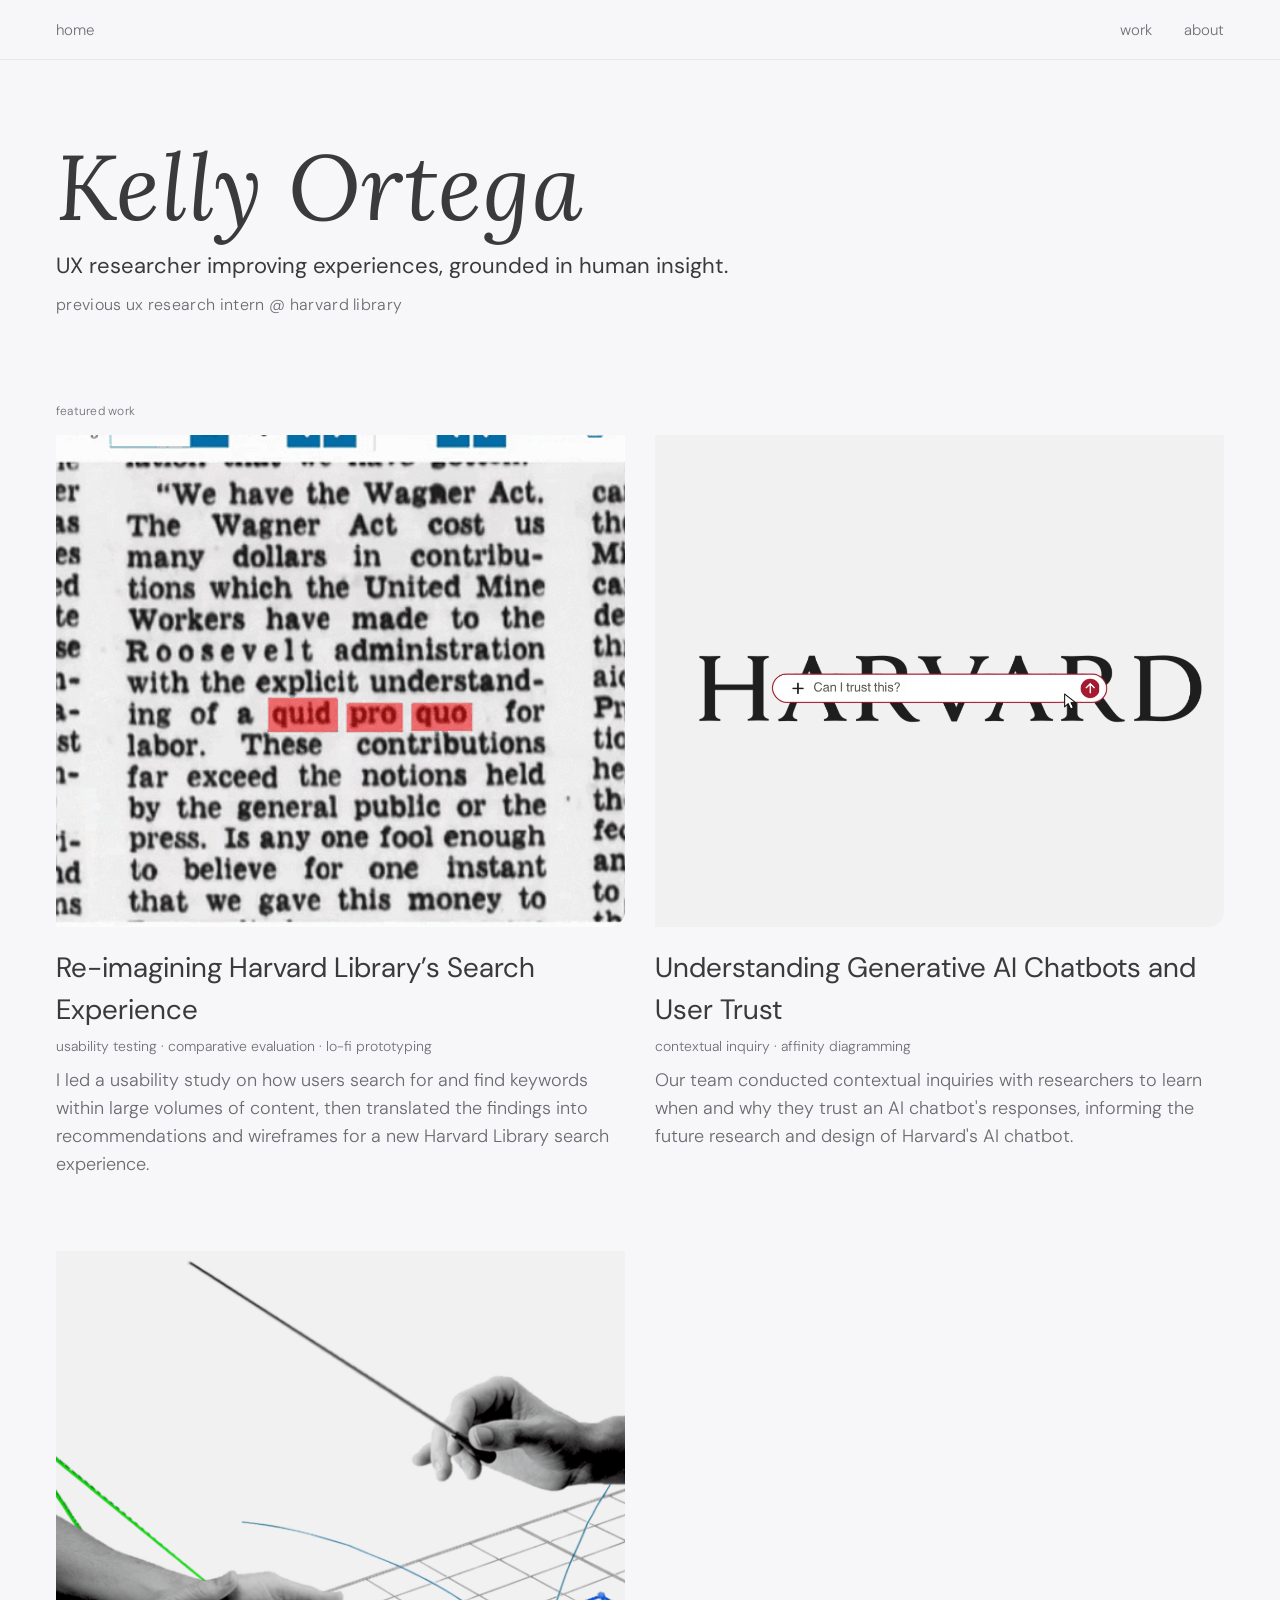
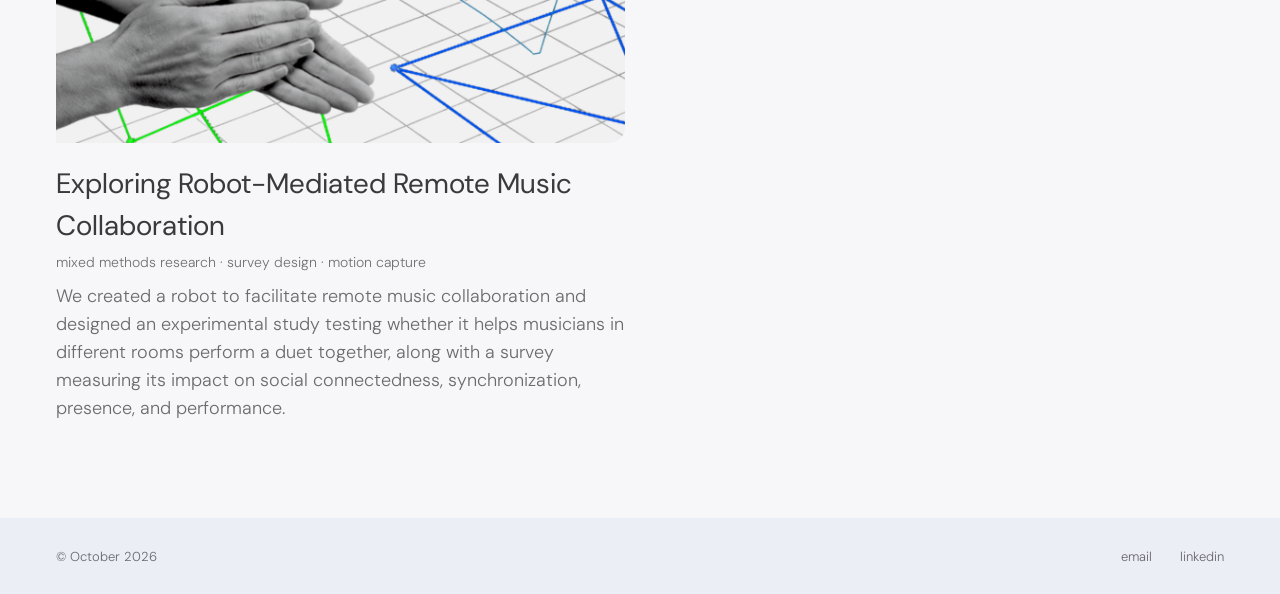
<file: index.html>
<!DOCTYPE html>
<html lang="en">
<head>
  <meta charset="UTF-8">
  <meta name="viewport" content="width=device-width, initial-scale=1">
  <title>Kelly Ortega · UX Researcher</title>
  <meta name="description" content="Kelly Ortega is a UX researcher improving experiences, grounded in human insight.">
  <link rel="preconnect" href="https://fonts.googleapis.com">
  <link rel="preconnect" href="https://fonts.gstatic.com" crossorigin>
  <link href="https://fonts.googleapis.com/css2?family=DM+Sans:wght@300;400;500&family=Lora:ital,wght@1,400&display=swap" rel="stylesheet">
  <link rel="stylesheet" href="styles.css">
</head>
<body>

  <header class="nav">
    <a href="index.html" class="nav__home">home</a>
    <nav class="nav__links">
      <a href="#work">work</a>
      <a href="about.html">about</a>
    </nav>
  </header>

  <main>
    <section class="hero">
      <h1 class="hero__name">Kelly Ortega</h1>
      <p class="hero__tagline">UX researcher improving experiences, grounded in human insight.</p>
      <p class="hero__role">previous ux research intern @ harvard library</p>
    </section>

    <section class="work" id="work">
      <p class="work__label">featured work</p>

      <div class="work__grid">

        <a class="card" href="case-study-search.html">
          <div class="card__image">
            <img src="harvard-library-search.gif" width="450" height="450" alt="Animated view of a digitized newspaper page in the Library of Congress image viewer">
            <div class="card__pills"><span class="pill">Harvard Library</span></div>
          </div>
          <h2 class="card__title">Re-imagining Harvard Library’s Search Experience</h2>
          <p class="card__tags">usability testing · comparative evaluation · lo-fi prototyping</p>
          <p class="card__desc">I led a usability study on how users search for and find keywords within large volumes of content, then translated the findings into recommendations and wireframes for a new Harvard Library search experience.</p>
        </a>

        <a class="card" href="case-study-trust.html">
          <div class="card__image">
            <img src="ai-chatbot-trust.png" width="1080" height="1080" alt="A chat box reading “Can I trust this?” placed over the Harvard wordmark">
            <div class="card__pills"><span class="pill">Harvard Library</span></div>
          </div>
          <h2 class="card__title">Understanding Generative AI Chatbots and User Trust</h2>
          <p class="card__tags">contextual inquiry · affinity diagramming</p>
          <p class="card__desc">Our team conducted contextual inquiries with researchers to learn when and why they trust an AI chatbot's responses, informing the future research and design of Harvard's AI chatbot.</p>
        </a>

        <a class="card" href="case-study-robot.html">
          <div class="card__image">
            <img src="robot-music-collaboration.png" width="1080" height="1080" loading="lazy" alt="Black and white hands, one holding a conductor’s baton, over a grid with motion-capture lines">
            <div class="card__pills"><span class="pill">University of Michigan: Performing Arts Technology</span></div>
          </div>
          <h2 class="card__title">Exploring Robot-Mediated Remote Music Collaboration</h2>
          <p class="card__tags">mixed methods research · survey design · motion capture</p>
          <p class="card__desc">We created a robot to facilitate remote music collaboration and designed an experimental study testing whether it helps musicians in different rooms perform a duet together, along with a survey measuring its impact on social connectedness, synchronization, presence, and performance.</p>
        </a>

      </div>
    </section>
  </main>

  <footer class="footer">
    <p class="footer__copy">© October 2026</p>
    <nav class="footer__links">
      <a href="mailto:kortega@umich.edu">email</a>
      <a href="https://www.linkedin.com/in/ortegakelly" target="_blank" rel="noopener">linkedin</a>
    </nav>
  </footer>

</body>
</html>
</file>
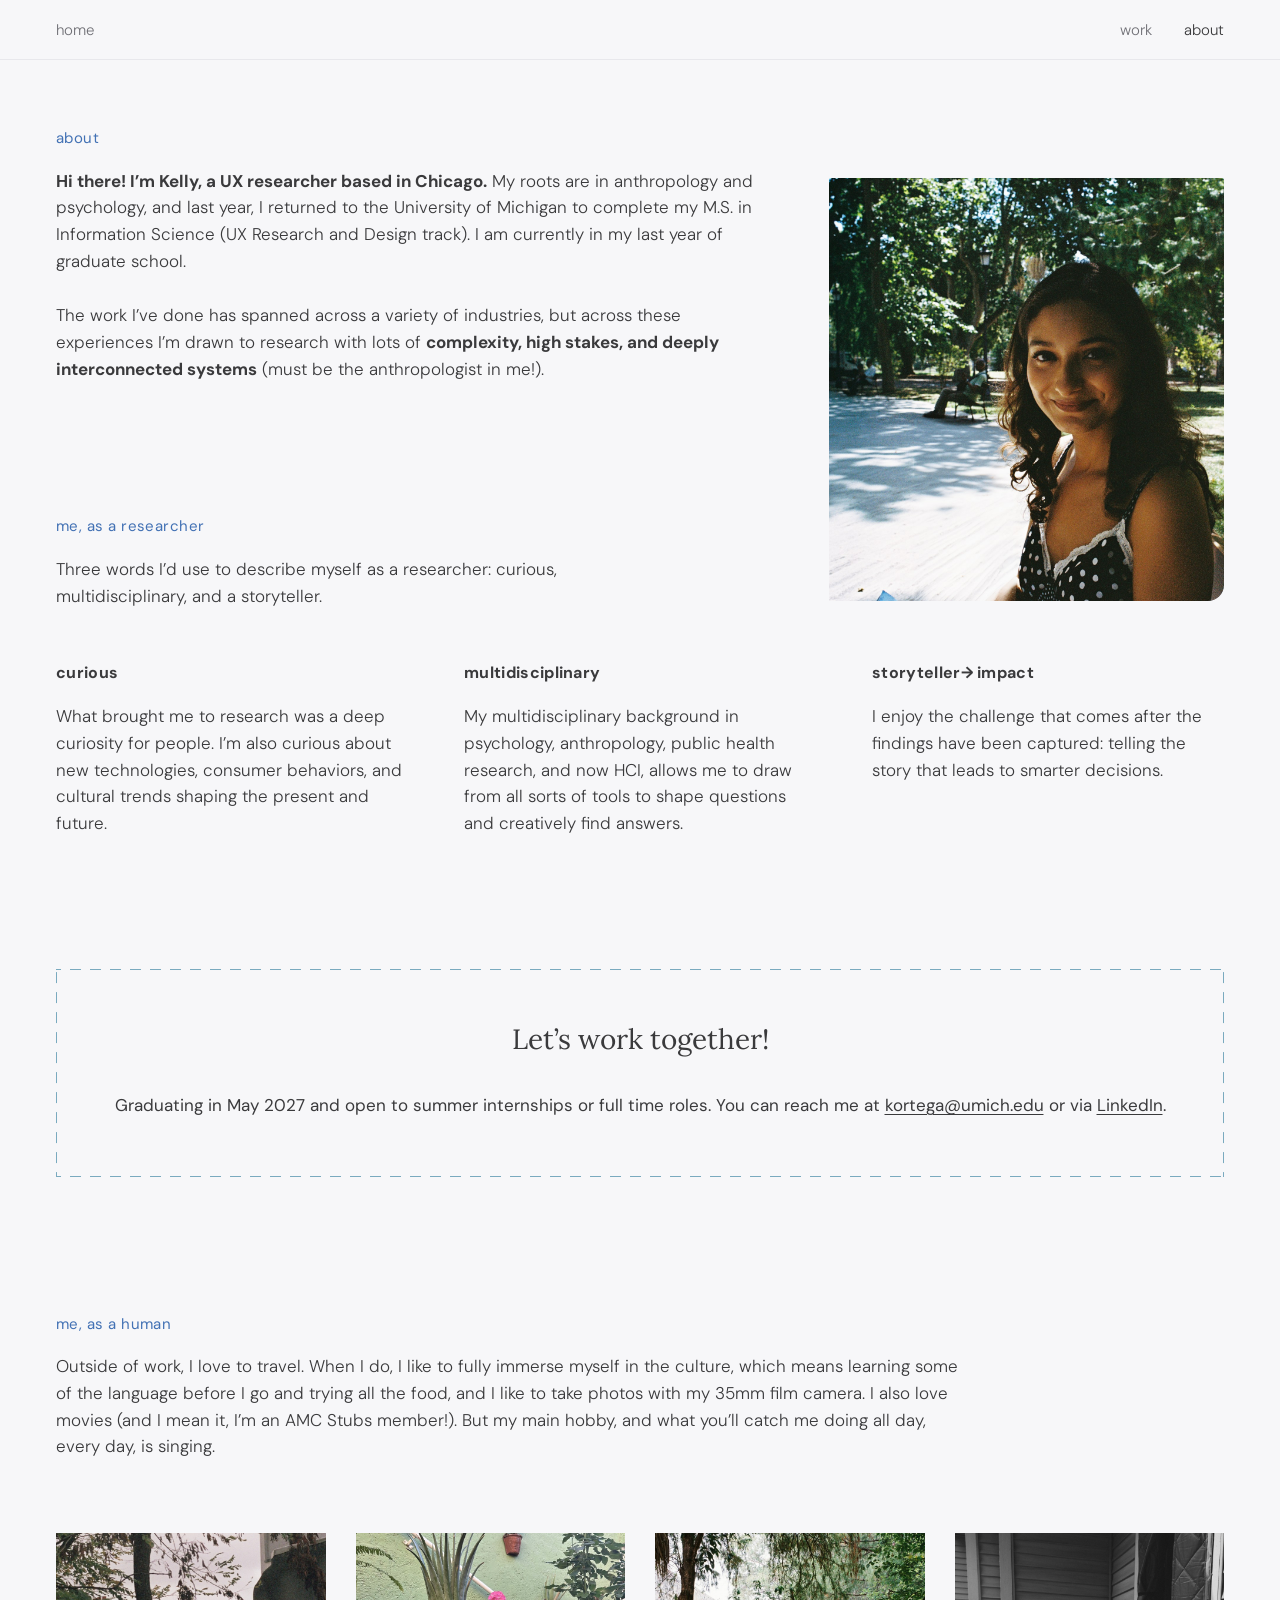
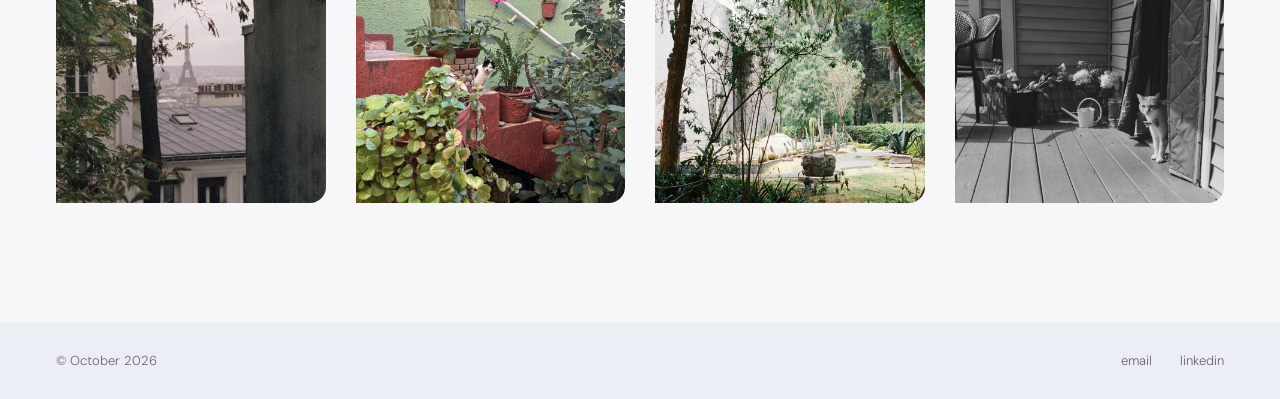
<file: about.html>
<!DOCTYPE html>
<html lang="en">
<head>
  <meta charset="UTF-8">
  <meta name="viewport" content="width=device-width, initial-scale=1">
  <title>About · Kelly Ortega</title>
  <meta name="description" content="Kelly Ortega is a UX researcher with roots in anthropology and psychology, finishing an M.S. in Information Science at the University of Michigan.">
  <link rel="preconnect" href="https://fonts.googleapis.com">
  <link rel="preconnect" href="https://fonts.gstatic.com" crossorigin>
  <link href="https://fonts.googleapis.com/css2?family=DM+Sans:wght@300;400;500;700&family=Lora:ital,wght@0,400;1,400&display=swap" rel="stylesheet">
  <link rel="stylesheet" href="styles.css">
</head>
<body>

  <header class="nav">
    <a href="index.html" class="nav__home">home</a>
    <nav class="nav__links">
      <a href="index.html#work">work</a>
      <a href="about.html" aria-current="page">about</a>
    </nav>
  </header>

  <main class="about">
    <h1 class="about__label">about</h1>

    <div class="about__top">
      <div class="about__intro">
        <p class="about__p"><strong>Hi there! I’m Kelly, a UX researcher based in Chicago.</strong> My roots are in anthropology and psychology, and last year, I returned to the University of Michigan to complete my M.S. in Information Science (UX Research and Design track). I am currently in my last year of graduate school.</p>
        <p class="about__p">The work I’ve done has spanned across a variety of industries, but across these experiences I’m drawn to research with lots of <strong>complexity, high stakes, and deeply interconnected systems</strong> (must be the anthropologist in me!).</p>

        <section class="about__researcher">
          <h2 class="about__label">me, as a researcher</h2>
          <p class="about__p about__lead">Three words I’d use to describe myself as a researcher: curious, multidisciplinary, and a storyteller.</p>
        </section>
      </div>

      <figure class="about__portrait">
        <img src="kelly.jpg" width="1500" height="1440" alt="Portrait of Kelly smiling over her shoulder in a sunlit, tree-lined park">
      </figure>
    </div>

    <div class="about__traits">
      <div class="trait">
        <h3 class="trait__title">curious</h3>
        <p class="about__p">What brought me to research was a deep curiosity for people. I’m also curious about new technologies, consumer behaviors, and cultural trends shaping the present and future.</p>
      </div>
      <div class="trait">
        <h3 class="trait__title">multidisciplinary</h3>
        <p class="about__p">My multidisciplinary background in psychology, anthropology, public health research, and now HCI, allows me to draw from all sorts of tools to shape questions and creatively find answers.</p>
      </div>
      <div class="trait">
        <h3 class="trait__title">storyteller→ impact</h3>
        <p class="about__p">I enjoy the challenge that comes after the findings have been captured: telling the story that leads to smarter decisions.</p>
      </div>
    </div>

    <section class="cta">
      <h2 class="cta__title">Let’s work together!</h2>
      <p class="cta__text">Graduating in May 2027 and open to summer internships or full time roles. You can reach me at <a href="mailto:kortega@umich.edu">kortega@umich.edu</a> or via <a href="https://www.linkedin.com/in/ortegakelly" target="_blank" rel="noopener">LinkedIn</a>.</p>
    </section>

    <section class="about__human">
      <h2 class="about__label">me, as a human</h2>
      <p class="about__p">Outside of work, I love to travel. When I do, I like to fully immerse myself in the culture, which means learning some of the language before I go and trying all the food, and I like to take photos with my 35mm film camera. I also love movies (and I mean it, I’m an AMC Stubs member!). But my main hobby, and what you’ll catch me doing all day, every day, is singing.</p>

      <!-- Swap in your original photos: same file names, or edit the src. The caption shows as a pill on hover. -->
      <ul class="about__gallery">
        <li>
          <figure class="photo" tabindex="0">
            <div class="photo__frame"><img src="gallery-eiffel.jpg" width="900" height="900" loading="lazy" alt="The Eiffel Tower seen through a tree and between Paris rooftops, from Montmartre on an overcast day"></div>
            <figcaption class="photo__pill">The Eiffel Tower, taken from Montmartre, 2022</figcaption>
          </figure>
        </li>
        <li>
          <figure class="photo" tabindex="0">
            <div class="photo__frame"><img src="gallery-stray-cat.jpg" width="900" height="900" loading="lazy" alt="A black-and-white stray cat peeking out from behind potted plants on a red stairway against a green wall in Guanajuato, Mexico"></div>
            <figcaption class="photo__pill">Stray cat, Guanajuato, Mexico, 2023 (I’m thinking of starting a “cats from my travels” collection)</figcaption>
          </figure>
        </li>
        <li>
          <figure class="photo" tabindex="0">
            <div class="photo__frame"><img src="gallery-museo.jpg" width="900" height="900" loading="lazy" alt="A garden at El Museo de Antropología in Ciudad de México, with a carved stone head, cacti and agave under tall trees"></div>
            <figcaption class="photo__pill">El Museo de Antropología, Ciudad de México, 2024</figcaption>
          </figure>
        </li>
        <li>
          <figure class="photo" tabindex="0">
            <div class="photo__frame"><img src="gallery-archie.jpg" width="900" height="900" loading="lazy" alt="Black-and-white photo of Archie, a cat in a bow tie, standing in a quilted doorway on a wooden porch with flowers and a watering can"></div>
            <figcaption class="photo__pill">Archie, my cat in his bow tie, 2025</figcaption>
          </figure>
        </li>
      </ul>
    </section>
  </main>

  <footer class="footer">
    <p class="footer__copy">© October 2026</p>
    <nav class="footer__links">
      <a href="mailto:kortega@umich.edu">email</a>
      <a href="https://www.linkedin.com/in/ortegakelly" target="_blank" rel="noopener">linkedin</a>    </nav>
  </footer>

</body>
</html>
</file>
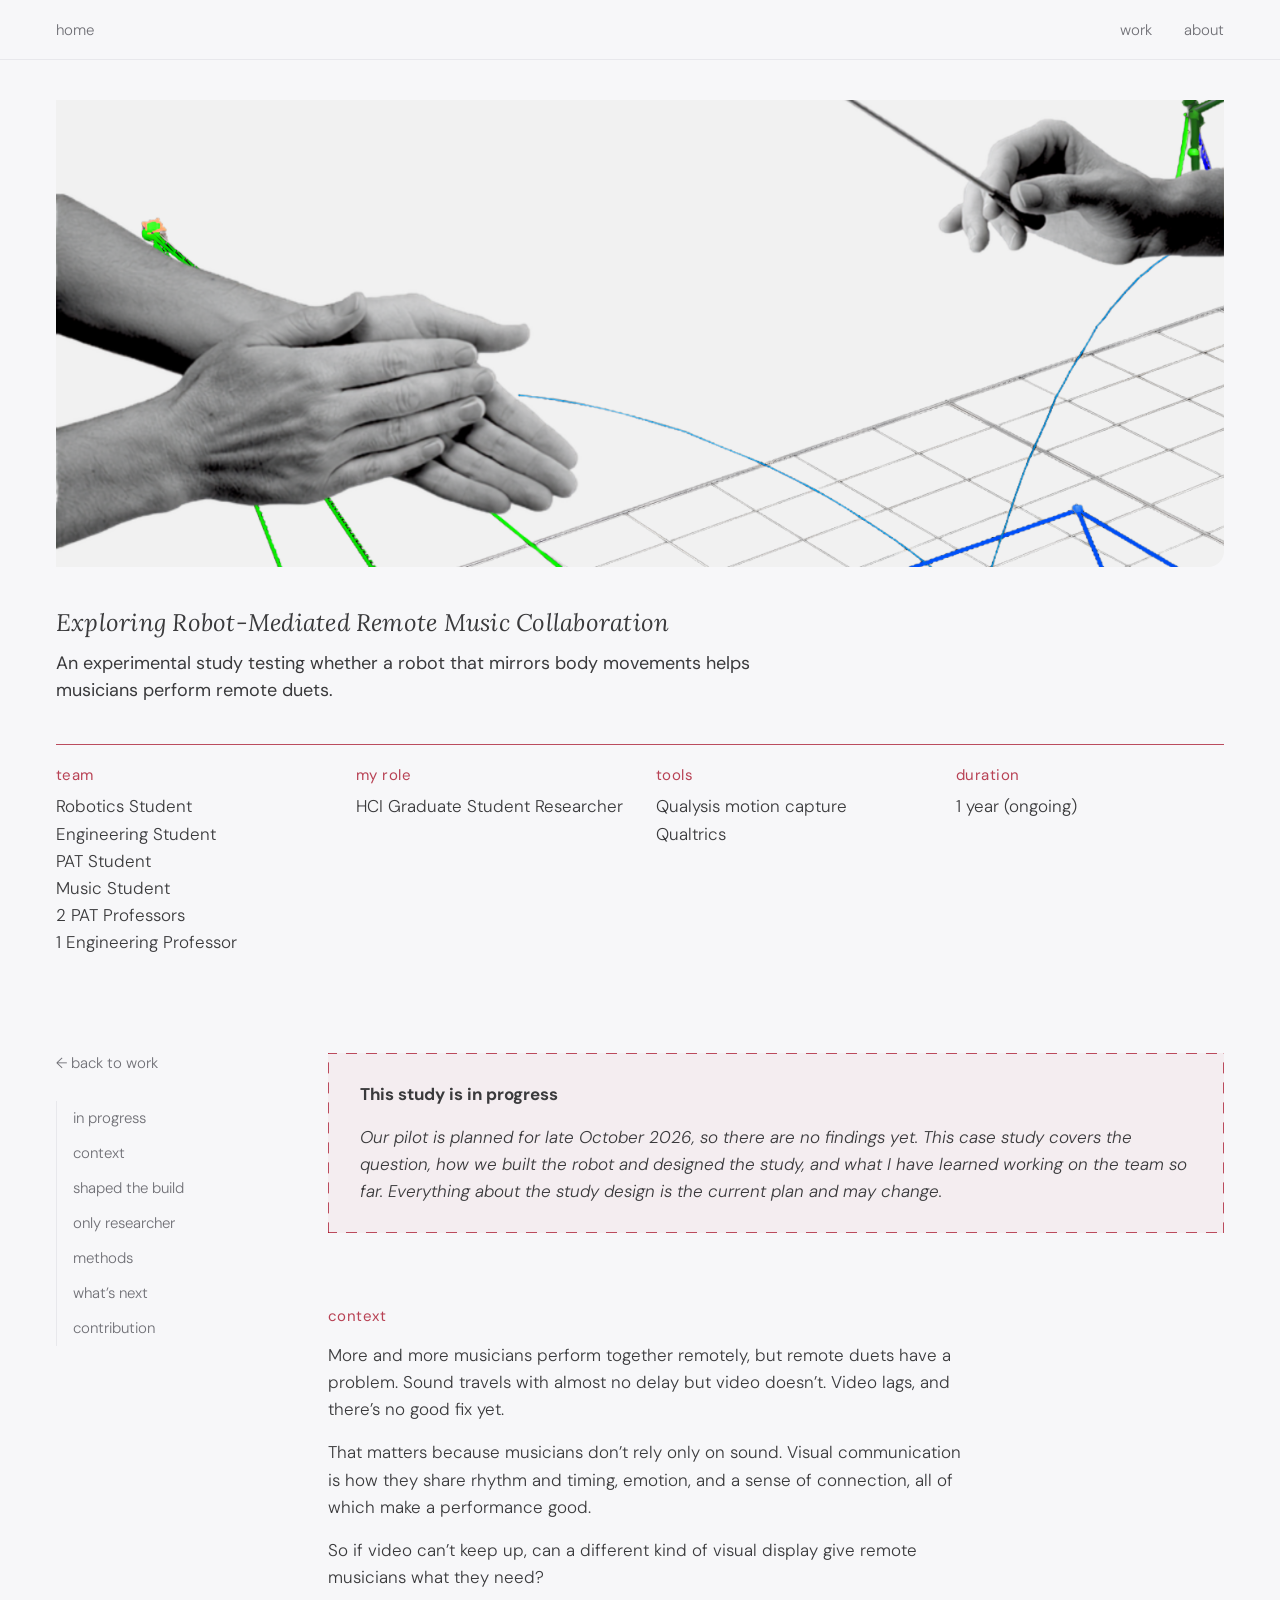
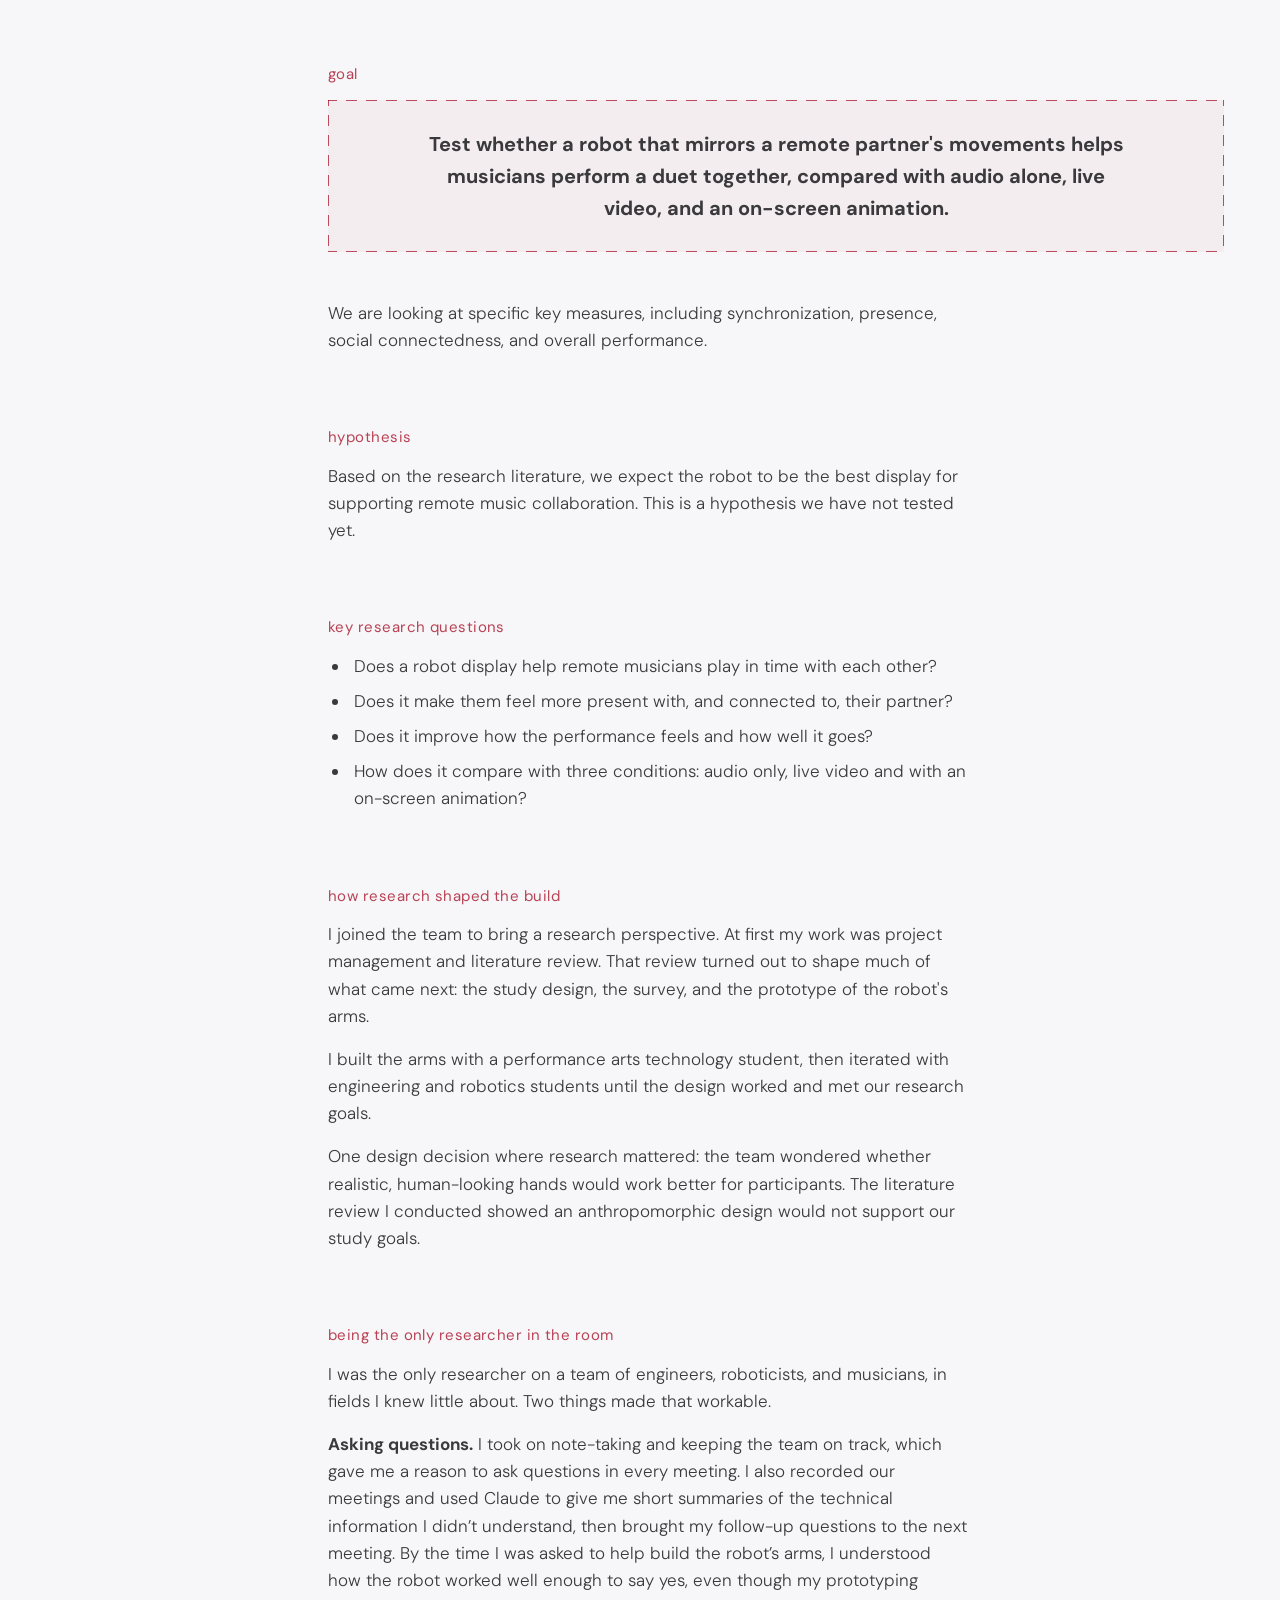
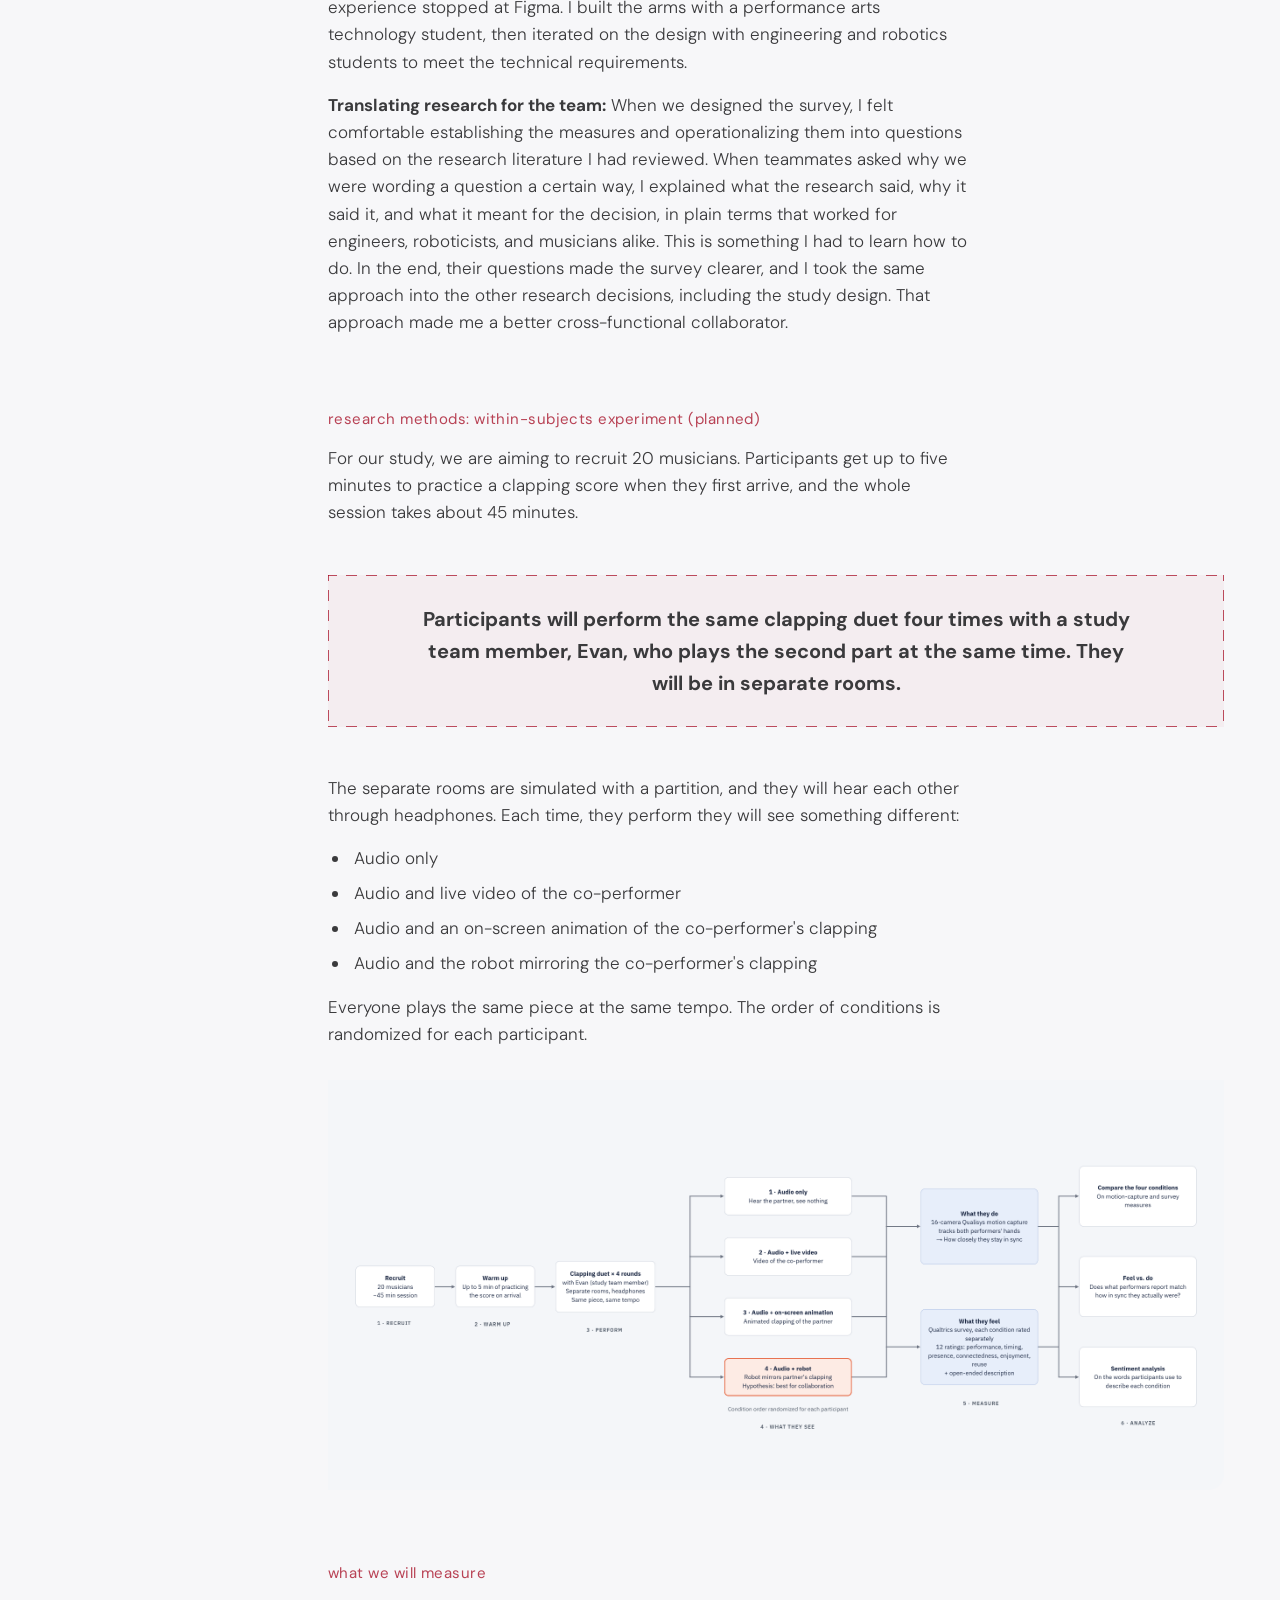
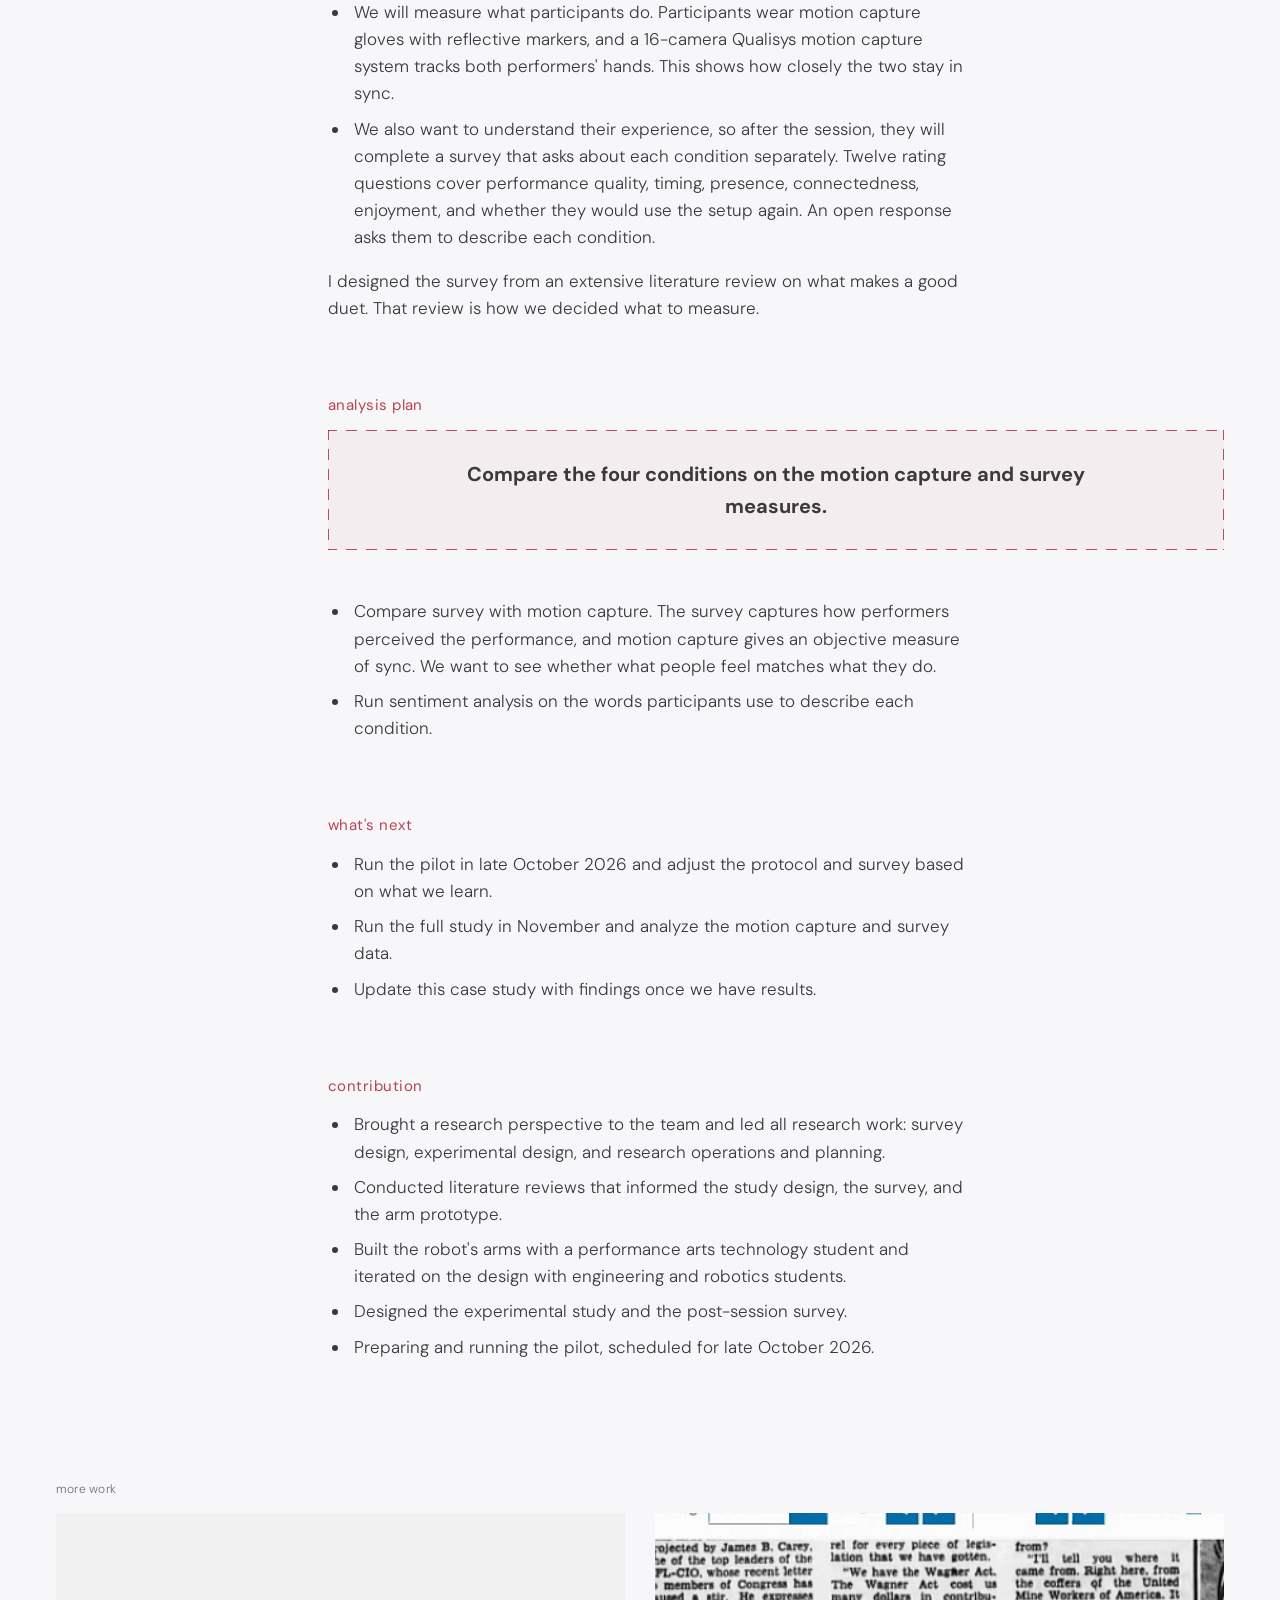
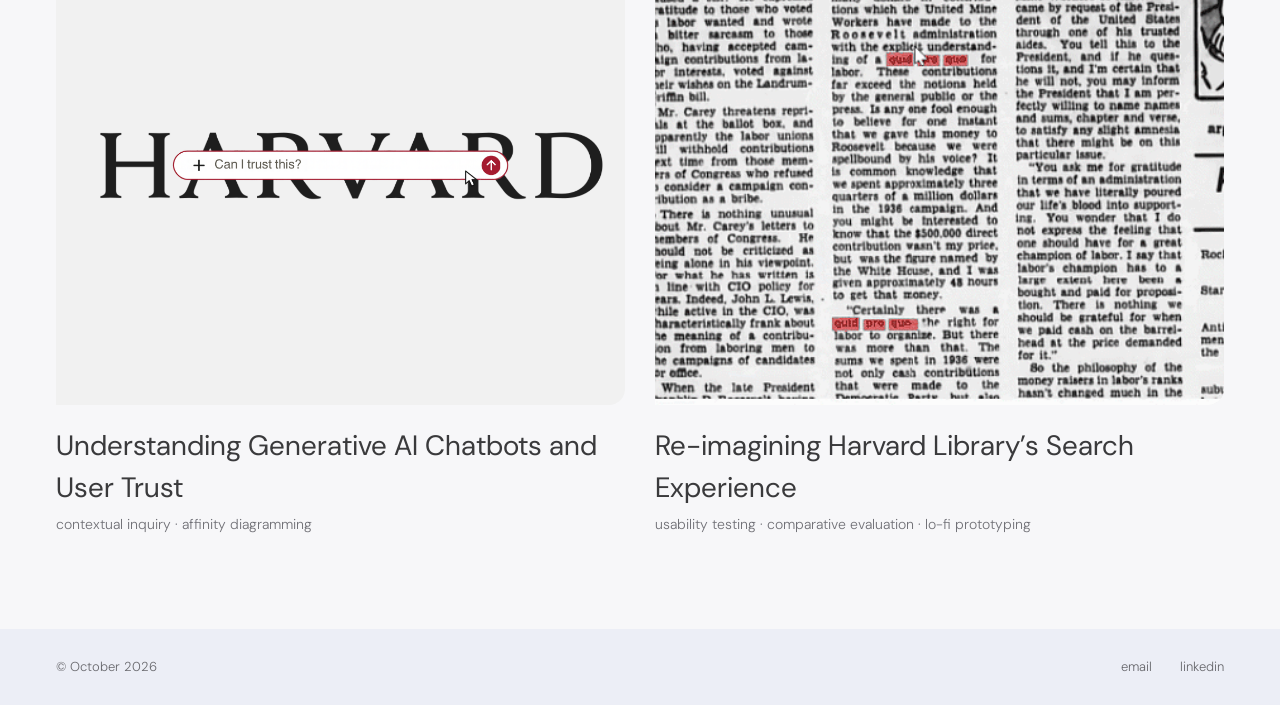
<file: case-study-robot (1).html>
<!DOCTYPE html>
<html lang="en">
<head>
  <meta charset="UTF-8">
  <meta name="viewport" content="width=device-width, initial-scale=1">
  <title>Exploring Robot-Mediated Remote Music Collaboration · Kelly Ortega</title>
  <meta name="description" content="An experimental study testing whether a robot that mirrors body movements helps musicians perform remote duets.">
  <link rel="preconnect" href="https://fonts.googleapis.com">
  <link rel="preconnect" href="https://fonts.gstatic.com" crossorigin>
  <link href="https://fonts.googleapis.com/css2?family=DM+Sans:wght@300;400;500;700&family=Lora:ital,wght@0,400;1,400&display=swap" rel="stylesheet">
  <link rel="stylesheet" href="styles.css">
</head>
<body>

  <header class="nav">
    <a href="index.html" class="nav__home">home</a>
    <nav class="nav__links">
      <a href="index.html#work">work</a>
      <a href="about.html">about</a>
    </nav>
  </header>

  <main class="cs">

    <!-- ===== Title block ===== -->
    <section class="cs__hero">
      <figure class="cs__cover">
        <img src="robot-title.png" width="2880" height="1152" alt="Black and white hands, one clapping and one holding a conductor’s baton, over a grid with motion-capture lines">
      </figure>

      <h1 class="cs__title">Exploring Robot-Mediated Remote Music Collaboration</h1>
      <p class="cs__question">An experimental study testing whether a robot that mirrors body movements helps musicians perform remote duets.</p>

      <dl class="cs__meta">
        <div class="meta__item">
          <dt>team</dt>
          <dd>Robotics Student<br>Engineering Student<br>PAT Student<br>Music Student<br>2 PAT Professors<br>1 Engineering Professor</dd>
        </div>
        <div class="meta__item">
          <dt>my role</dt>
          <dd>HCI Graduate Student Researcher</dd>
        </div>
        <div class="meta__item">
          <dt>tools</dt>
          <dd>Qualysis motion capture<br>Qualtrics</dd>
        </div>
        <div class="meta__item">
          <dt>duration</dt>
          <dd>1 year (ongoing)</dd>
        </div>
      </dl>
    </section>

    <!-- ===== Sticky nav + content ===== -->
    <div class="cs__layout">

      <nav class="toc" aria-label="On this page">
        <a class="toc__back" href="index.html#work">← back to work</a>
        <ul class="toc__list">
          <li><a href="#status">in progress</a></li>
          <li><a href="#context">context</a></li>
          <li><a href="#build">shaped the build</a></li>
          <li><a href="#researcher">only researcher</a></li>
          <li><a href="#methods">methods</a></li>
          <li><a href="#next">what’s next</a></li>
          <li><a href="#contribution">contribution</a></li>
        </ul>
      </nav>

      <div class="cs__content">

        <!-- this study is in progress -->
        <section class="cs__section" id="status">
          <div class="callout callout--red callout--tint callout--wide">
            <p class="cs__p"><strong>This study is in progress</strong></p>
            <p class="cs__p"><em>Our pilot is planned for late October 2026, so there are no findings yet. This case study covers the question, how we built the robot and designed the study, and what I have learned working on the team so far. Everything about the study design is the current plan and may change.</em></p>
          </div>

        </section>

        <!-- context -->
        <section class="cs__section" id="context">
          <p class="cs__eyebrow">context</p>
          <p class="cs__p">More and more musicians perform together remotely, but remote duets have a problem. Sound travels with almost no delay but video doesn’t. Video lags, and there’s no good fix yet.</p>
          <p class="cs__p">That matters because musicians don’t rely only on sound. Visual communication is how they share rhythm and timing, emotion, and a sense of connection, all of which make a performance good.</p>
          <p class="cs__p">So if video can’t keep up, can a different kind of visual display give remote musicians what they need?</p>

          <p class="cs__eyebrow cs__eyebrow--next">goal</p>
          <div class="callout callout--red callout--tint callout--center callout--wide callout--after-label">
            <p class="statement__text">Test whether a robot that mirrors a remote partner's movements helps musicians perform a duet together, compared with audio alone, live video, and an on-screen animation.</p>
          </div>
          <p class="cs__p">We are looking at specific key measures, including synchronization, presence, social connectedness, and overall performance.</p>

          <p class="cs__eyebrow cs__eyebrow--next">hypothesis</p>
          <p class="cs__p">Based on the research literature, we expect the robot to be the best display for supporting remote music collaboration. This is a hypothesis we have not tested yet.</p>

          <p class="cs__eyebrow cs__eyebrow--next">key research questions</p>
          <ul class="cs__list">
            <li>Does a robot display help remote musicians play in time with each other?</li>
            <li>Does it make them feel more present with, and connected to, their partner?</li>
            <li>Does it improve how the performance feels and how well it goes?</li>
            <li>How does it compare with three conditions: audio only, live video and with an on-screen animation?</li>
          </ul>
        </section>

        <!-- how research shaped the build -->
        <section class="cs__section" id="build">
          <p class="cs__eyebrow">how research shaped the build</p>
          <p class="cs__p">I joined the team to bring a research perspective. At first my work was project management and literature review. That review turned out to shape much of what came next: the study design, the survey, and the prototype of the robot's arms.</p>
          <p class="cs__p">I built the arms with a performance arts technology student, then iterated with engineering and robotics students until the design worked and met our research goals.</p>
          <p class="cs__p">One design decision where research mattered: the team wondered whether realistic, human-looking hands would work better for participants. The literature review I conducted showed an anthropomorphic design would not support our study goals.</p>
        </section>

        <!-- being the only researcher in the room -->
        <section class="cs__section" id="researcher">
          <p class="cs__eyebrow">being the only researcher in the room</p>
          <p class="cs__p">I was the only researcher on a team of engineers, roboticists, and musicians, in fields I knew little about. Two things made that workable.</p>
          <p class="cs__p"><strong>Asking questions.</strong> I took on note-taking and keeping the team on track, which gave me a reason to ask questions in every meeting. I also recorded our meetings and used Claude to give me short summaries of the technical information I didn’t understand, then brought my follow-up questions to the next meeting. By the time I was asked to help build the robot’s arms, I understood how the robot worked well enough to say yes, even though my prototyping experience stopped at Figma. I built the arms with a performance arts technology student, then iterated on the design with engineering and robotics students to meet the technical requirements.</p>
          <p class="cs__p"><strong>Translating research for the team:</strong> When we designed the survey, I felt comfortable establishing the measures and operationalizing them into questions based on the research literature I had reviewed. When teammates asked why we were wording a question a certain way, I explained what the research said, why it said it, and what it meant for the decision, in plain terms that worked for engineers, roboticists, and musicians alike. This is something I had to learn how to do. In the end, their questions made the survey clearer, and I took the same approach into the other research decisions, including the study design. That approach made me a better cross-functional collaborator.</p>
        </section>

        <!-- methods -->
        <section class="cs__section" id="methods">
          <p class="cs__eyebrow">research methods: within-subjects experiment (planned)</p>
          <p class="cs__p">For our study, we are aiming to recruit 20 musicians. Participants get up to five minutes to practice a clapping score when they first arrive, and the whole session takes about 45 minutes.</p>
          <div class="callout callout--red callout--tint callout--center callout--wide">
            <p class="statement__text">Participants will perform the same clapping duet four times with a study team member, Evan, who plays the second part at the same time. They will be in separate rooms.</p>
          </div>
          <p class="cs__p">The separate rooms are simulated with a partition, and they will hear each other through headphones. Each time, they perform they will see something different:</p>
          <ul class="cs__list">
            <li>Audio only</li>
            <li>Audio and live video of the co-performer</li>
            <li>Audio and an on-screen animation of the co-performer's clapping</li>
            <li>Audio and the robot mirroring the co-performer's clapping</li>
          </ul>
          <p class="cs__p">Everyone plays the same piece at the same tempo. The order of conditions is randomized for each participant.</p>

          <!-- FIGURE: study design flow diagram (no caption in write-up) -->
          <figure class="fig">
            <div class="fig__frame">
              <img src="robot-study-design.png" width="2048" height="938" loading="lazy" alt="Flow diagram of the study: recruit, warm up, clapping duet in four rounds under four display conditions, then motion capture and survey measures, then analysis">
            </div>
          </figure>

          <p class="cs__eyebrow cs__eyebrow--next">what we will measure</p>
          <ul class="cs__list">
            <li>We will measure what participants do. Participants wear motion capture gloves with reflective markers, and a 16-camera Qualisys motion capture system tracks both performers' hands. This shows how closely the two stay in sync.</li>
            <li>We also want to understand their experience, so after the session, they will complete a survey that asks about each condition separately. Twelve rating questions cover performance quality, timing, presence, connectedness, enjoyment, and whether they would use the setup again. An open response asks them to describe each condition.</li>
          </ul>
          <p class="cs__p">I designed the survey from an extensive literature review on what makes a good duet. That review is how we decided what to measure.</p>

          <p class="cs__eyebrow cs__eyebrow--next">analysis plan</p>
          <div class="callout callout--red callout--tint callout--center callout--wide callout--after-label">
            <p class="statement__text">Compare the four conditions on the motion capture and survey measures.</p>
          </div>
          <ul class="cs__list">
            <li>Compare survey with motion capture. The survey captures how performers perceived the performance, and motion capture gives an objective measure of sync. We want to see whether what people feel matches what they do.</li>
            <li>Run sentiment analysis on the words participants use to describe each condition.</li>
          </ul>
        </section>

        <!-- what's next -->
        <section class="cs__section" id="next">
          <p class="cs__eyebrow">what's next</p>
          <ul class="cs__list">
            <li>Run the pilot in late October 2026 and adjust the protocol and survey based on what we learn.</li>
            <li>Run the full study in November and analyze the motion capture and survey data.</li>
            <li>Update this case study with findings once we have results.</li>
          </ul>
        </section>

        <!-- contribution -->
        <section class="cs__section" id="contribution">
          <p class="cs__eyebrow">contribution</p>
          <ul class="cs__list">
            <li>Brought a research perspective to the team and led all research work: survey design, experimental design, and research operations and planning.</li>
            <li>Conducted literature reviews that informed the study design, the survey, and the arm prototype.</li>
            <li>Built the robot's arms with a performance arts technology student and iterated on the design with engineering and robotics students.</li>
            <li>Designed the experimental study and the post-session survey.</li>
            <li>Preparing and running the pilot, scheduled for late October 2026.</li>
          </ul>
        </section>

      </div>
    </div>

    <!-- ===== More work ===== -->
    <section class="more">
      <p class="work__label">more work</p>
      <div class="work__grid">

        <a class="card" href="case-study-trust.html">
          <div class="card__image">
            <img src="ai-chatbot-trust.png" width="1080" height="1080" loading="lazy" alt="A chat box reading “Can I trust this?” placed over the Harvard wordmark">
            <div class="card__pills"><span class="pill">Harvard Library</span></div>
          </div>
          <h2 class="card__title">Understanding Generative AI Chatbots and User Trust</h2>
          <p class="card__tags">contextual inquiry · affinity diagramming</p>
        </a>

        <a class="card" href="case-study-search.html">
          <div class="card__image">
            <img src="harvard-library-search.gif" width="450" height="450" loading="lazy" alt="Animated view of a digitized newspaper page in the Library of Congress image viewer">
            <div class="card__pills"><span class="pill">Harvard Library</span></div>
          </div>
          <h2 class="card__title">Re-imagining Harvard Library’s Search Experience</h2>
          <p class="card__tags">usability testing · comparative evaluation · lo-fi prototyping</p>
        </a>

      </div>
    </section>
  </main>

  <footer class="footer">
    <p class="footer__copy">© October 2026</p>
    <nav class="footer__links">
      <a href="mailto:kortega@umich.edu">email</a>
      <a href="https://www.linkedin.com/in/ortegakelly" target="_blank" rel="noopener">linkedin</a>
    </nav>
  </footer>

  <script>
    /* Sticky nav: highlight the section currently in view */
    (function () {
      var toc = document.querySelector('.toc');
      if (!toc) return;
      var links = Array.prototype.slice.call(toc.querySelectorAll('.toc__list a[href^="#"]'));
      var items = links.map(function (a) {
        return { link: a, section: document.getElementById(a.getAttribute('href').slice(1)) };
      }).filter(function (i) { return i.section; });
      var mobile = window.matchMedia('(max-width: 800px)');
      var current = null, ticking = false;

      function setActive(item) {
        if (item === current) return;
        current = item;
        links.forEach(function (a) { a.removeAttribute('aria-current'); });
        if (!item) return;
        item.link.setAttribute('aria-current', 'true');
        /* On phones the nav is a sideways strip: keep the active item in view */
        if (mobile.matches) {
          var left = item.link.offsetLeft - (toc.clientWidth - item.link.offsetWidth) / 2;
          toc.scrollTo({ left: left, behavior: 'smooth' });
        }
      }

      function update() {
        ticking = false;
        var line = window.innerHeight * 0.35;
        var active = null;
        items.forEach(function (i) {
          if (i.section.getBoundingClientRect().top <= line) active = i;
        });
        setActive(active);
      }

      function onScroll() {
        if (!ticking) { ticking = true; window.requestAnimationFrame(update); }
      }

      window.addEventListener('scroll', onScroll, { passive: true });
      window.addEventListener('resize', onScroll);
      update();
    })();
  </script>

</body>
</html>
</file>
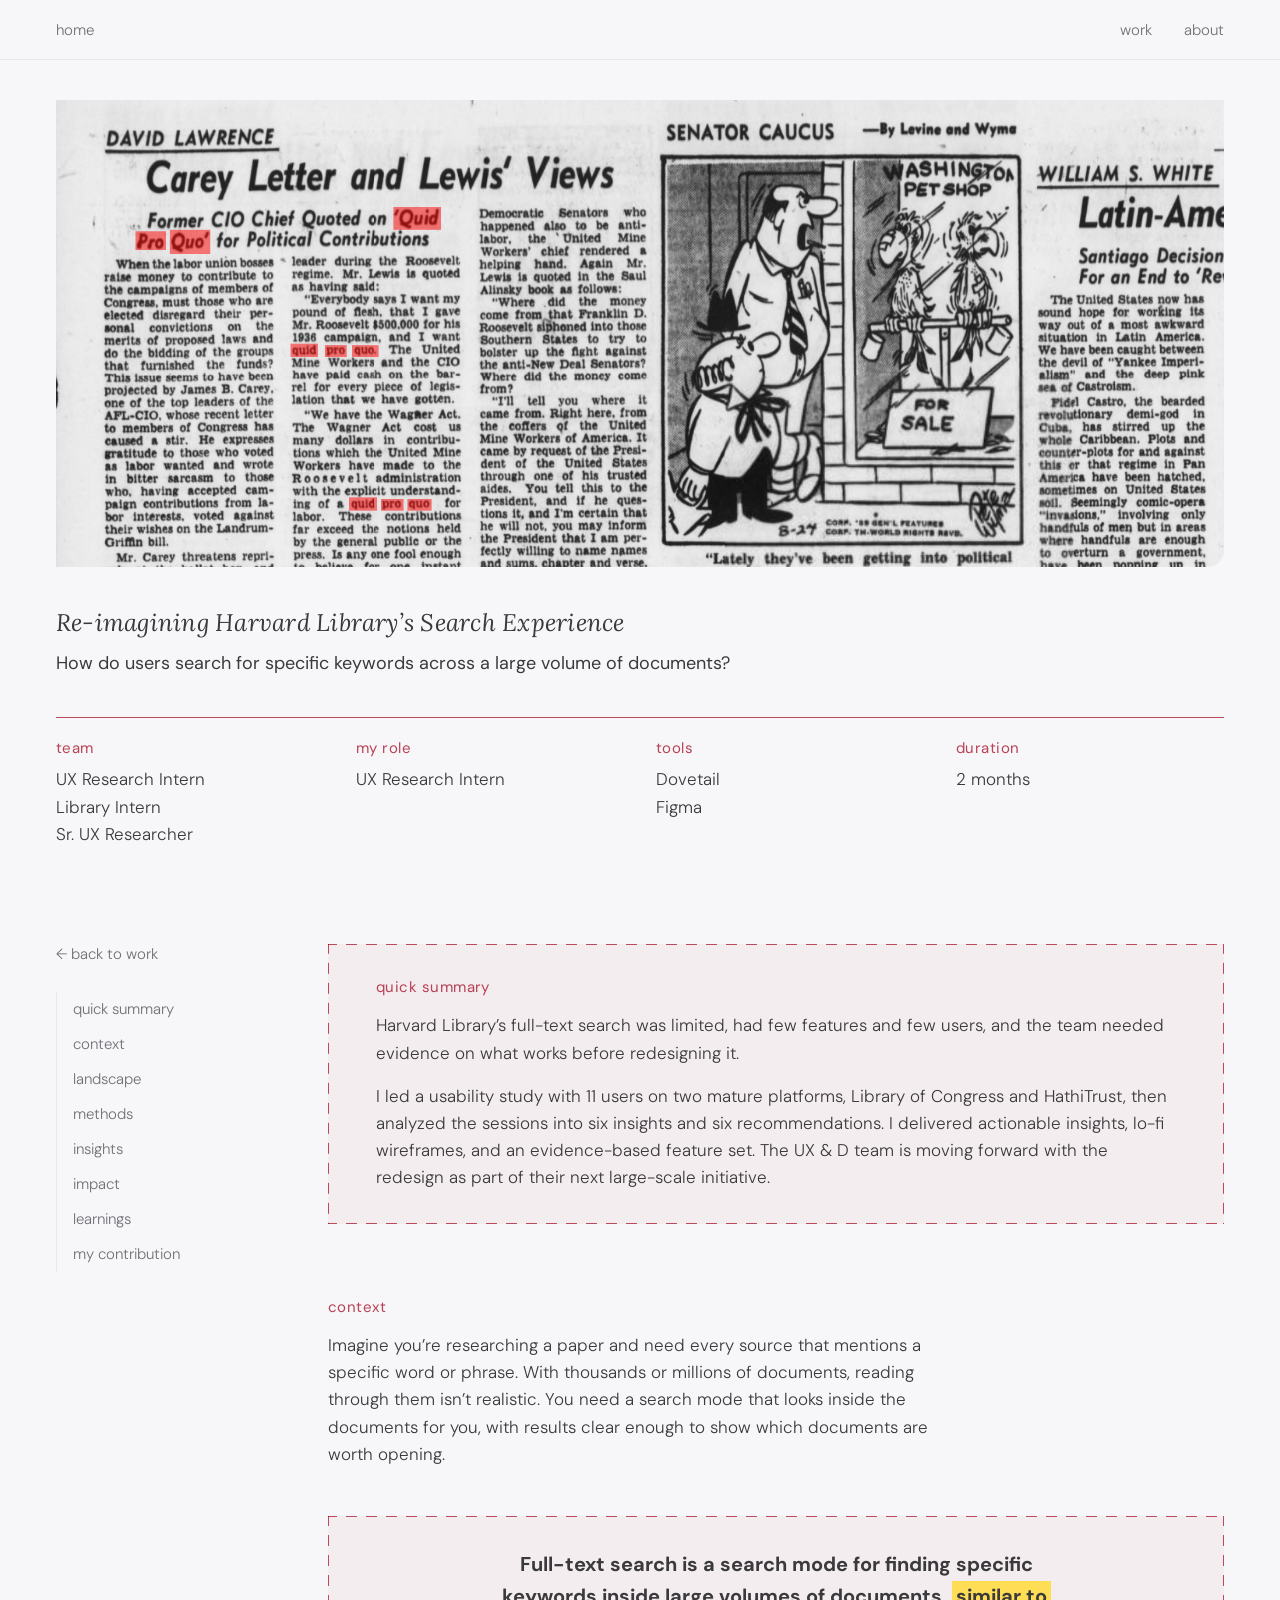
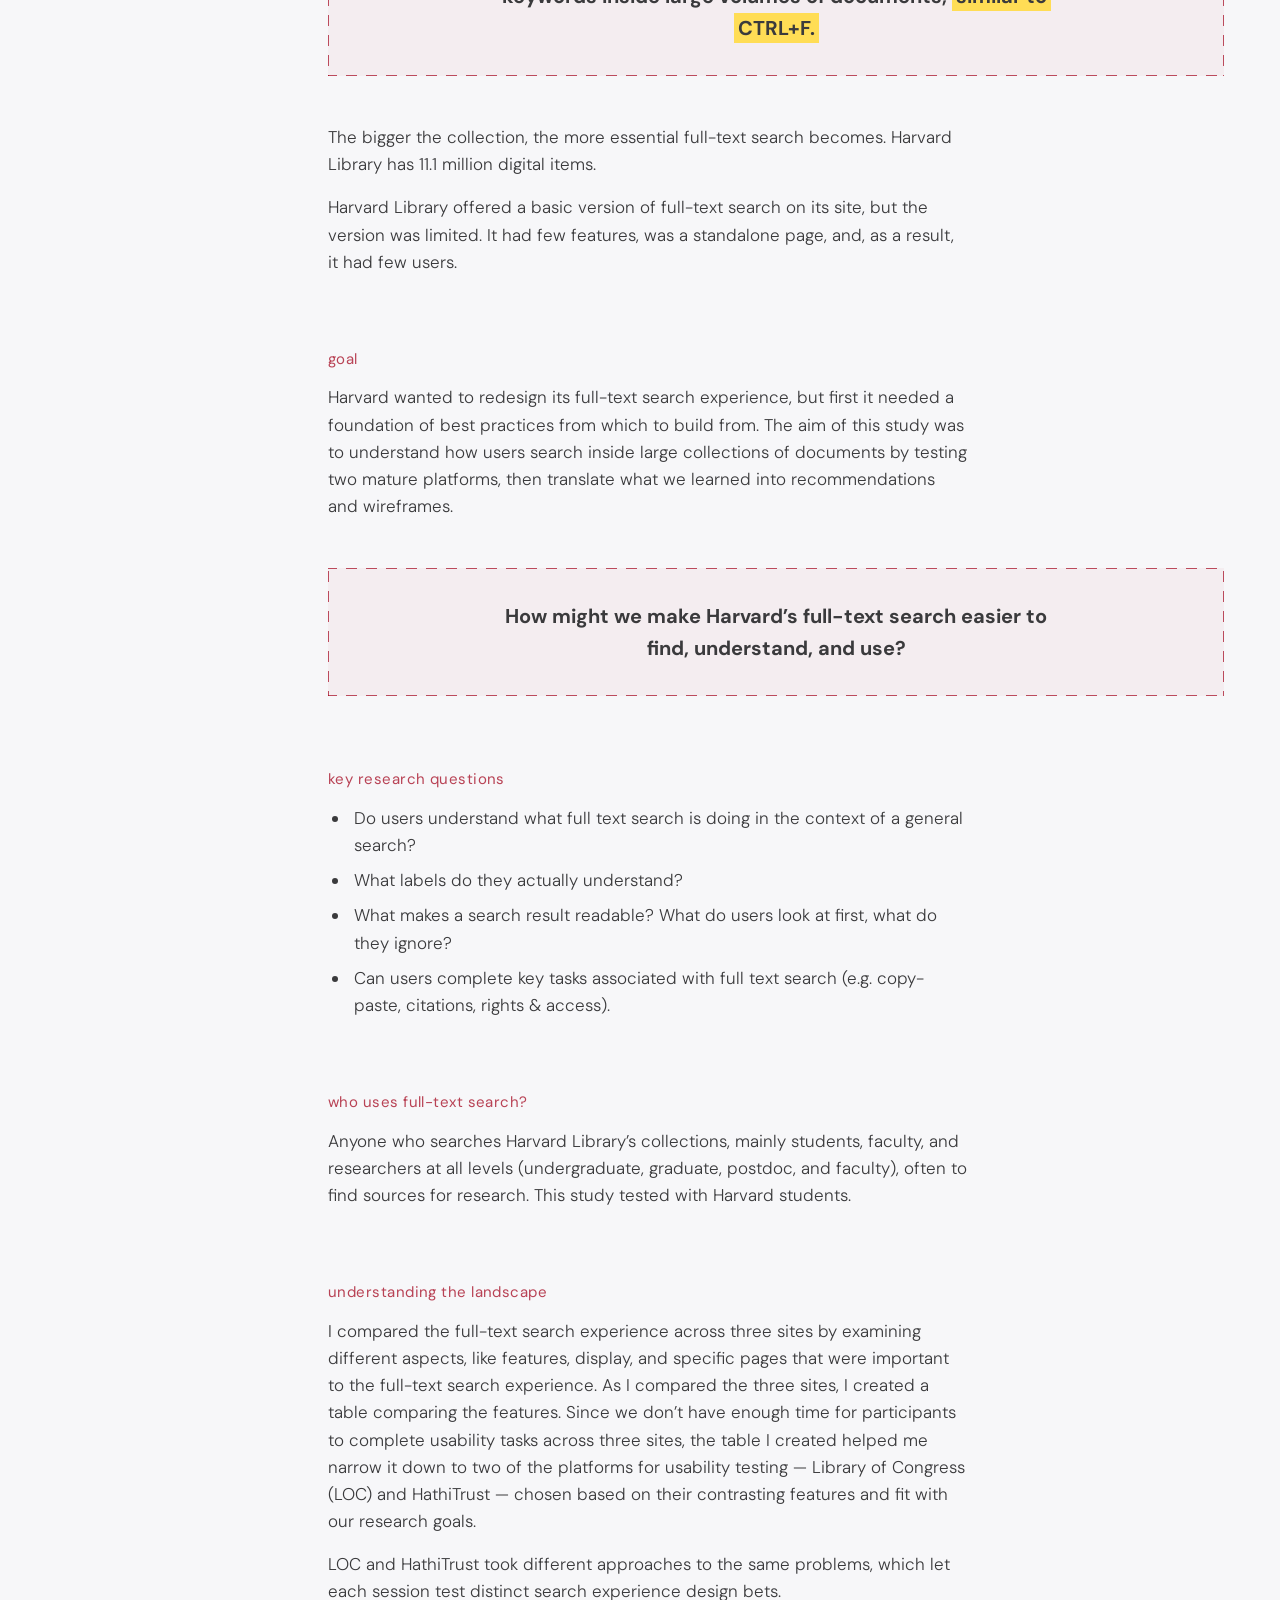
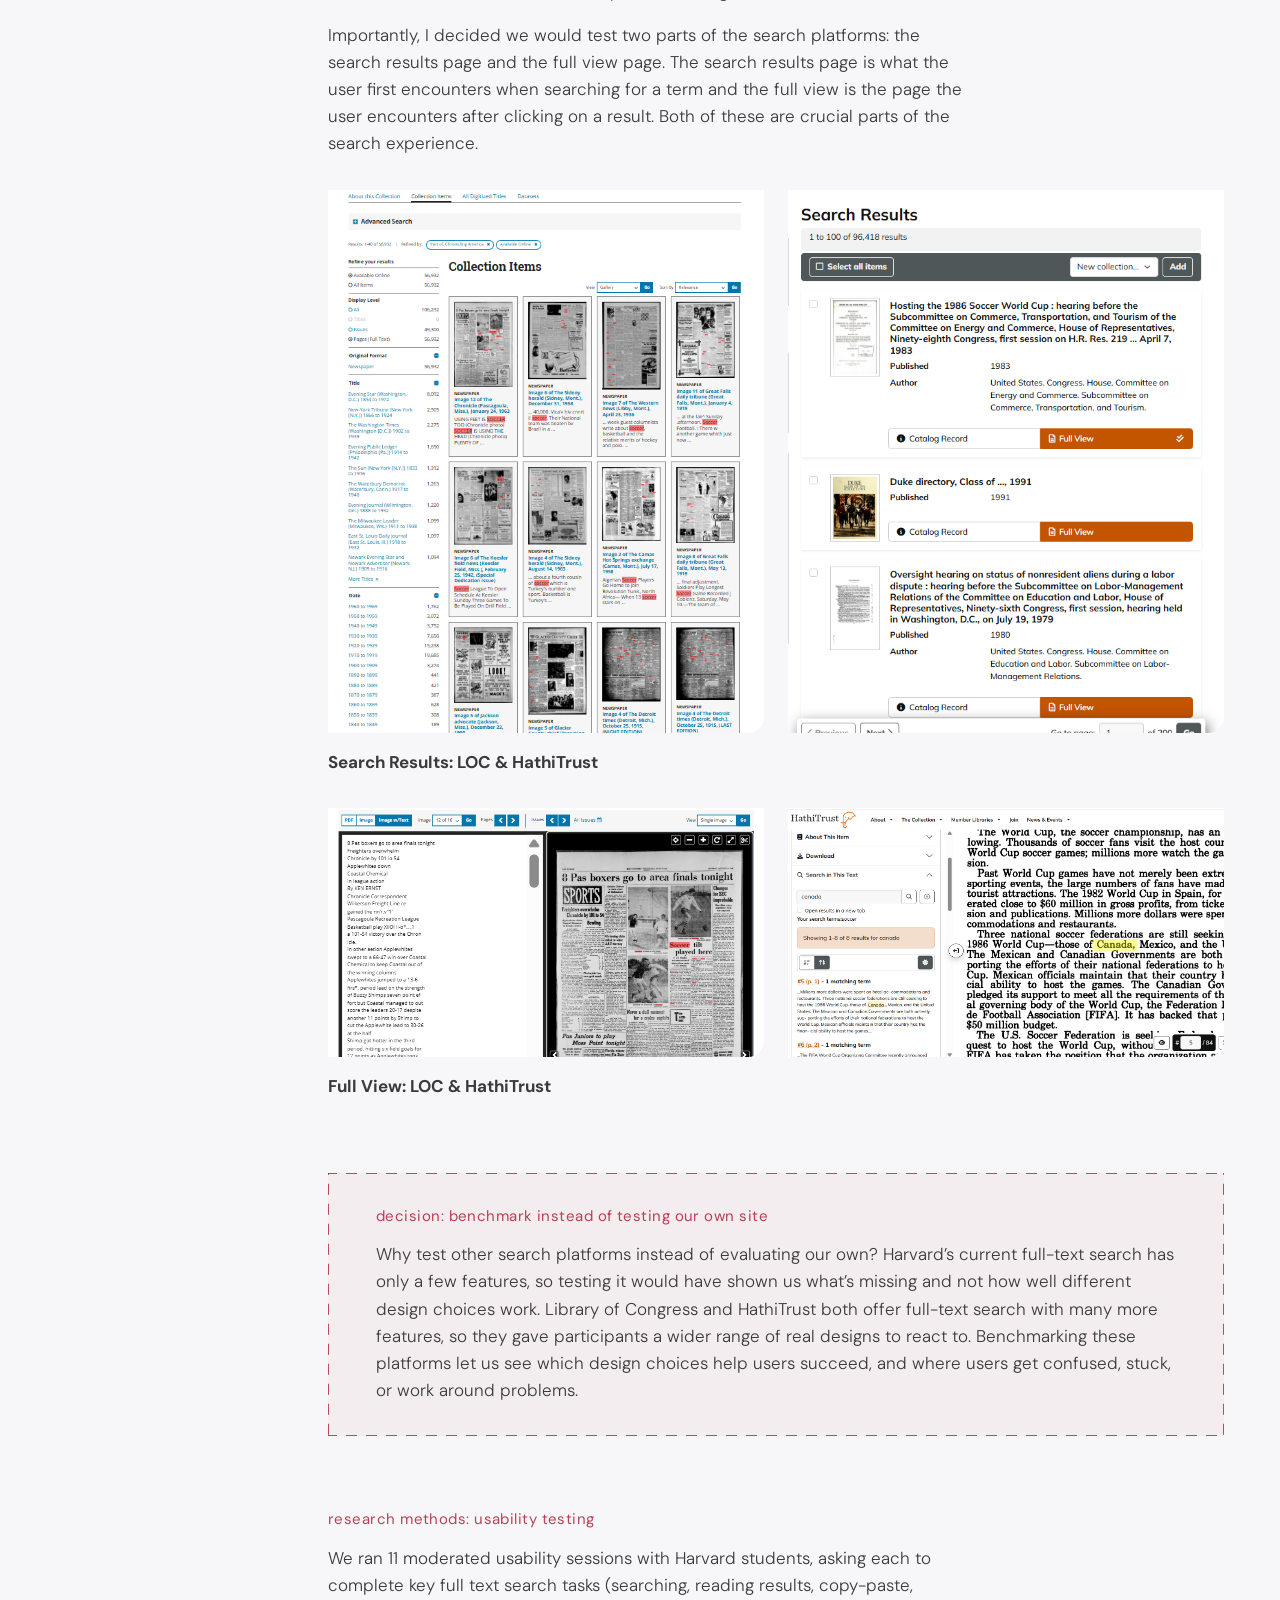
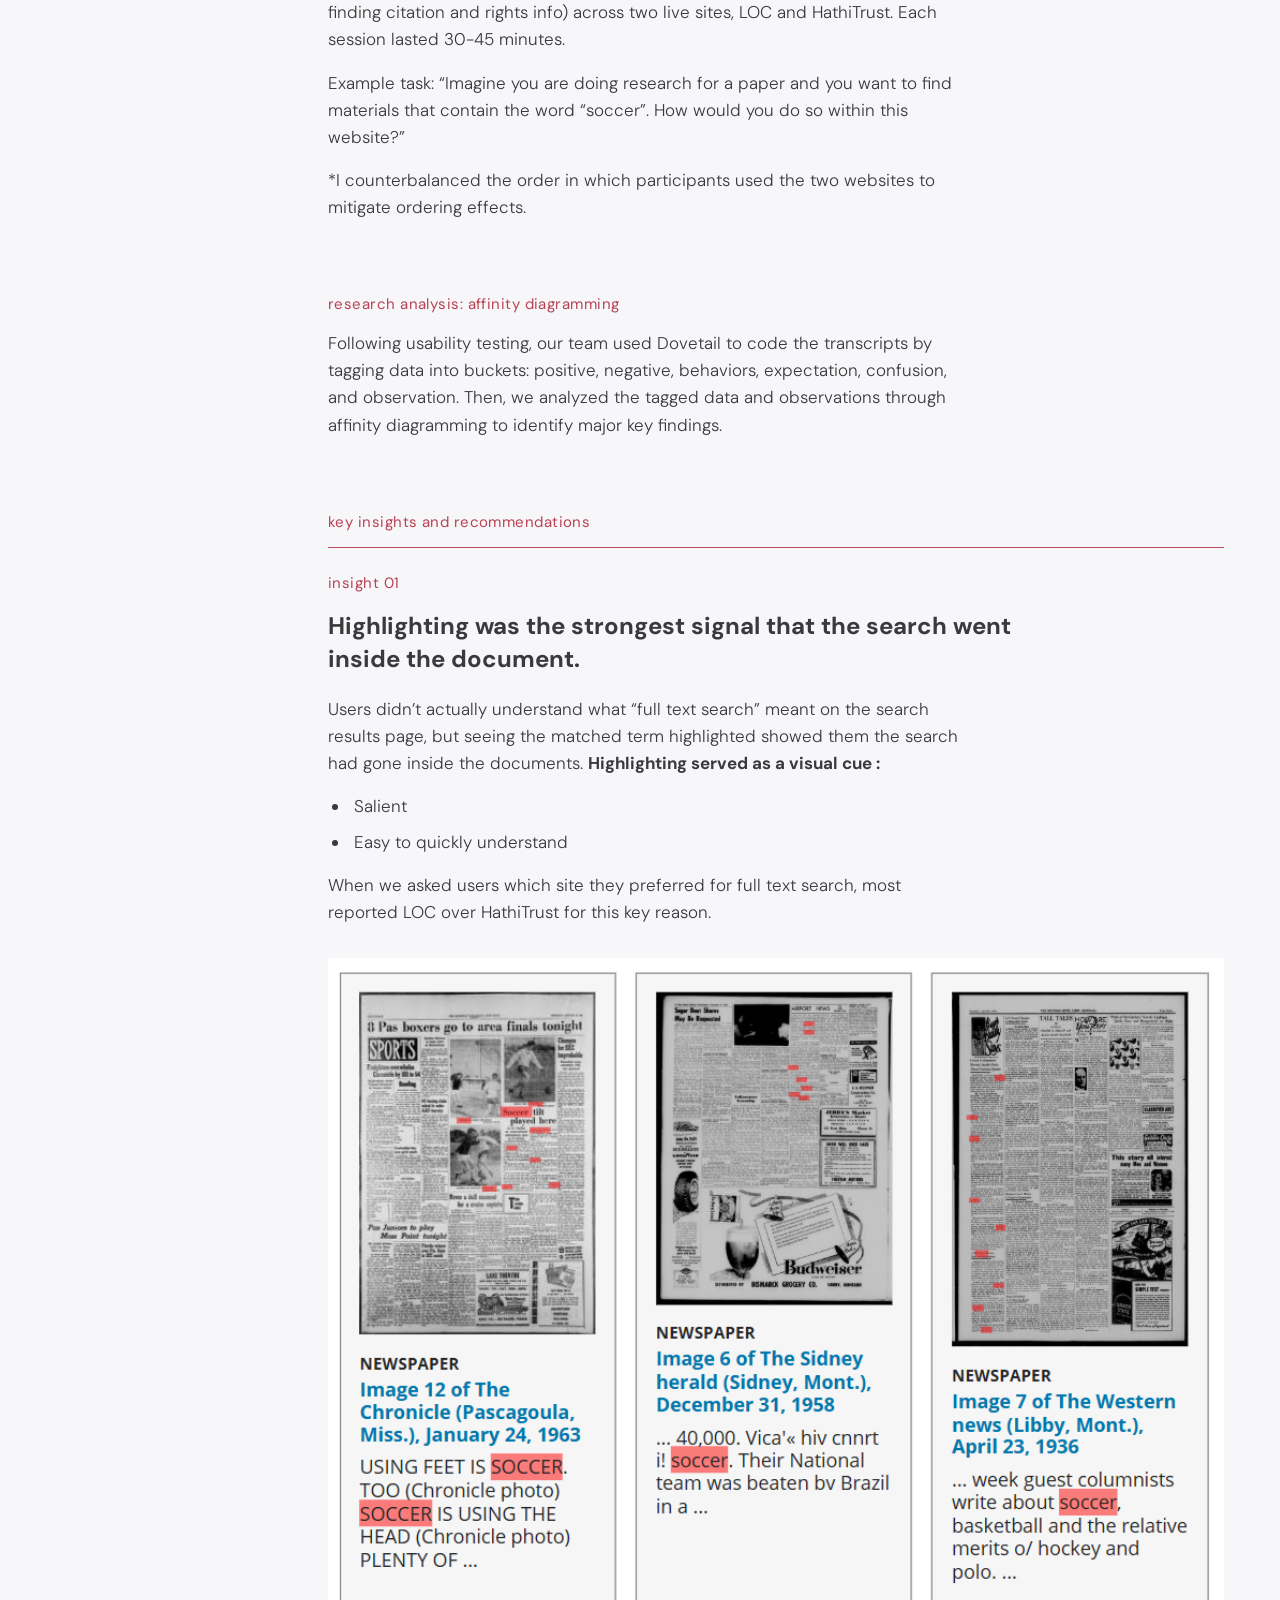
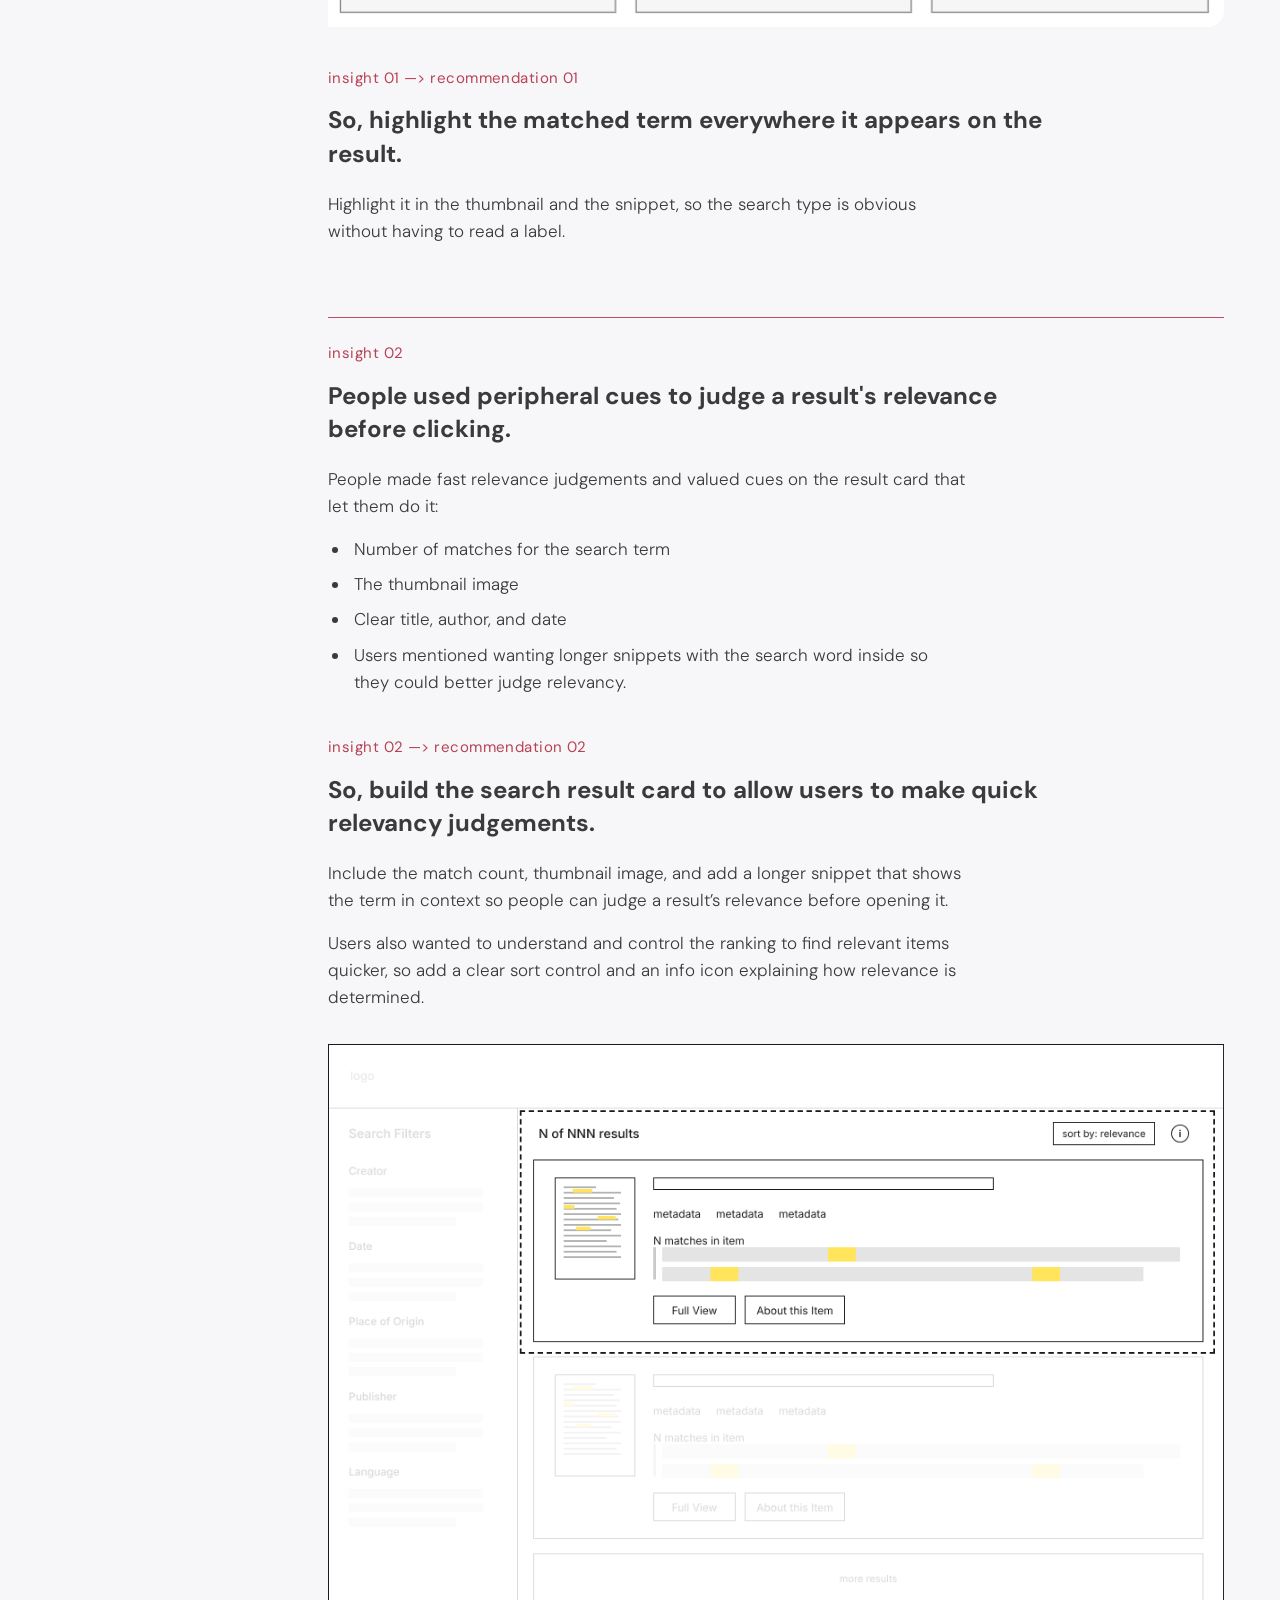
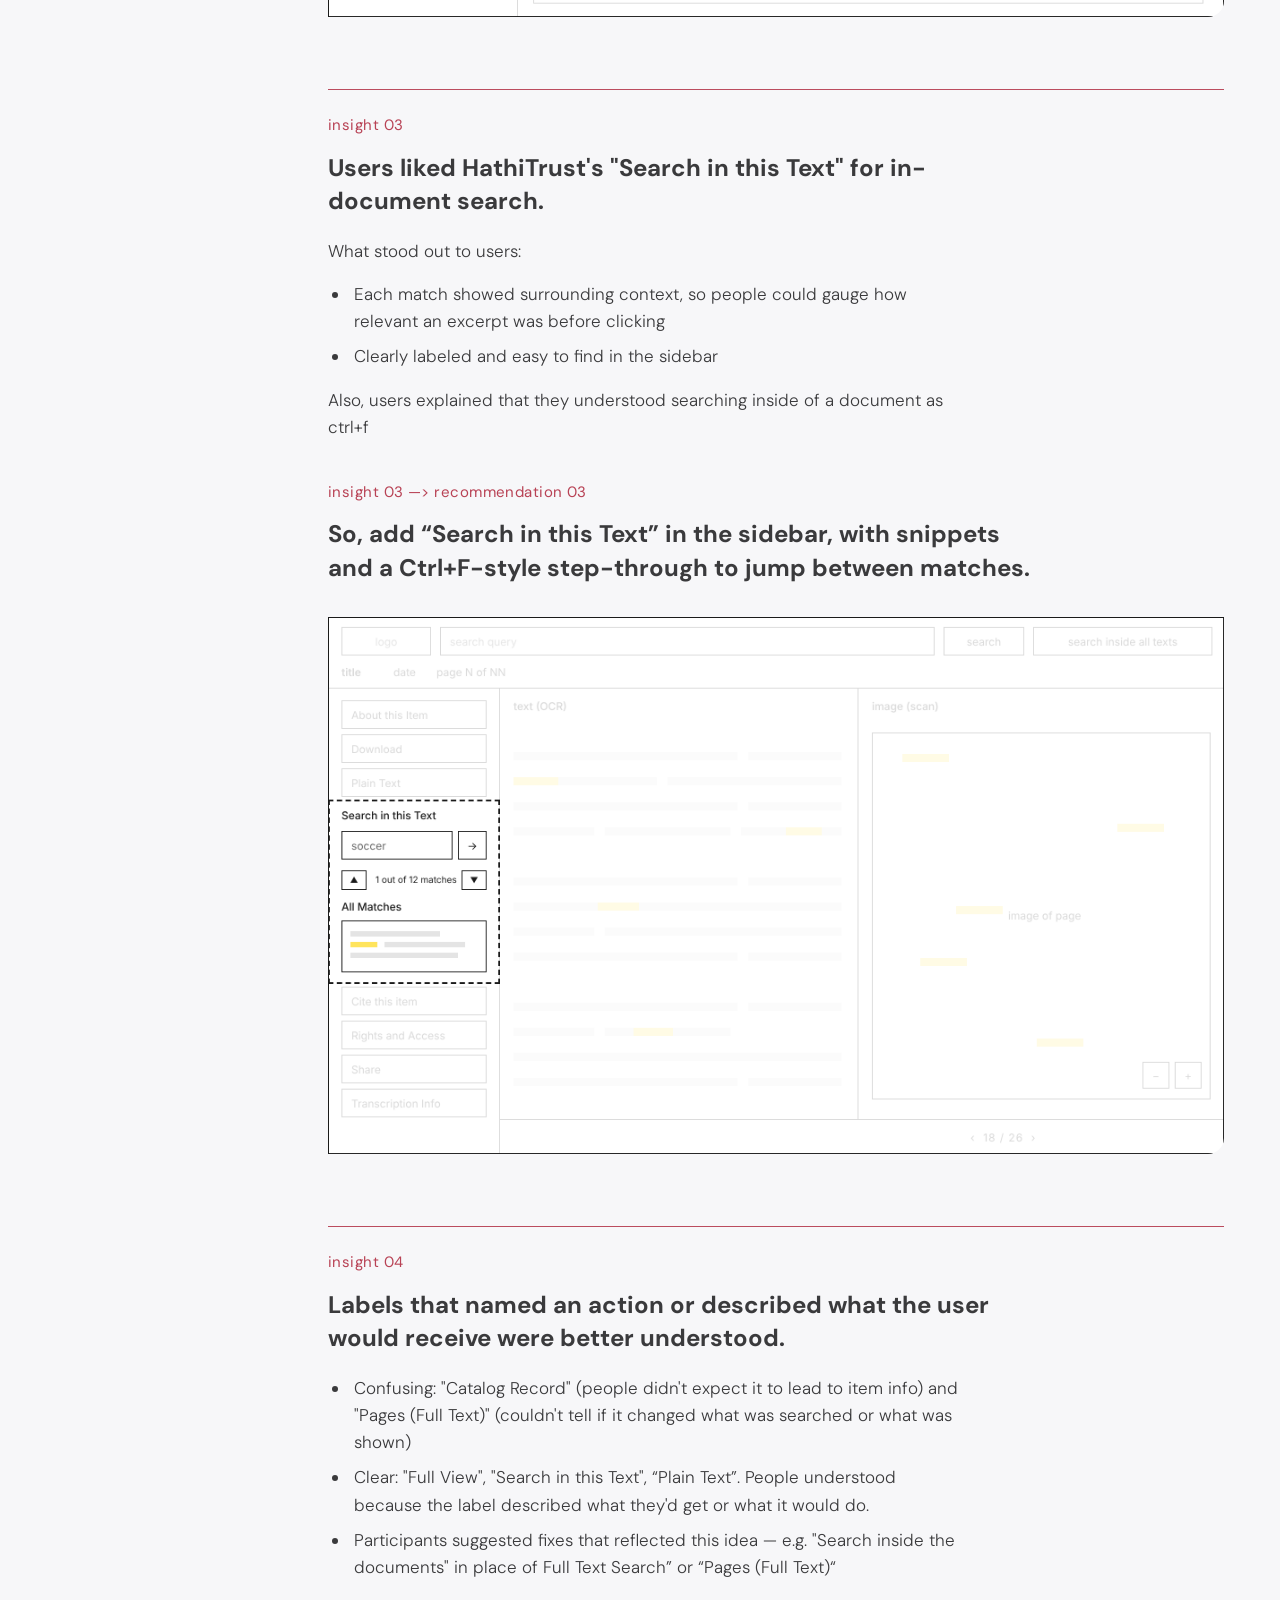
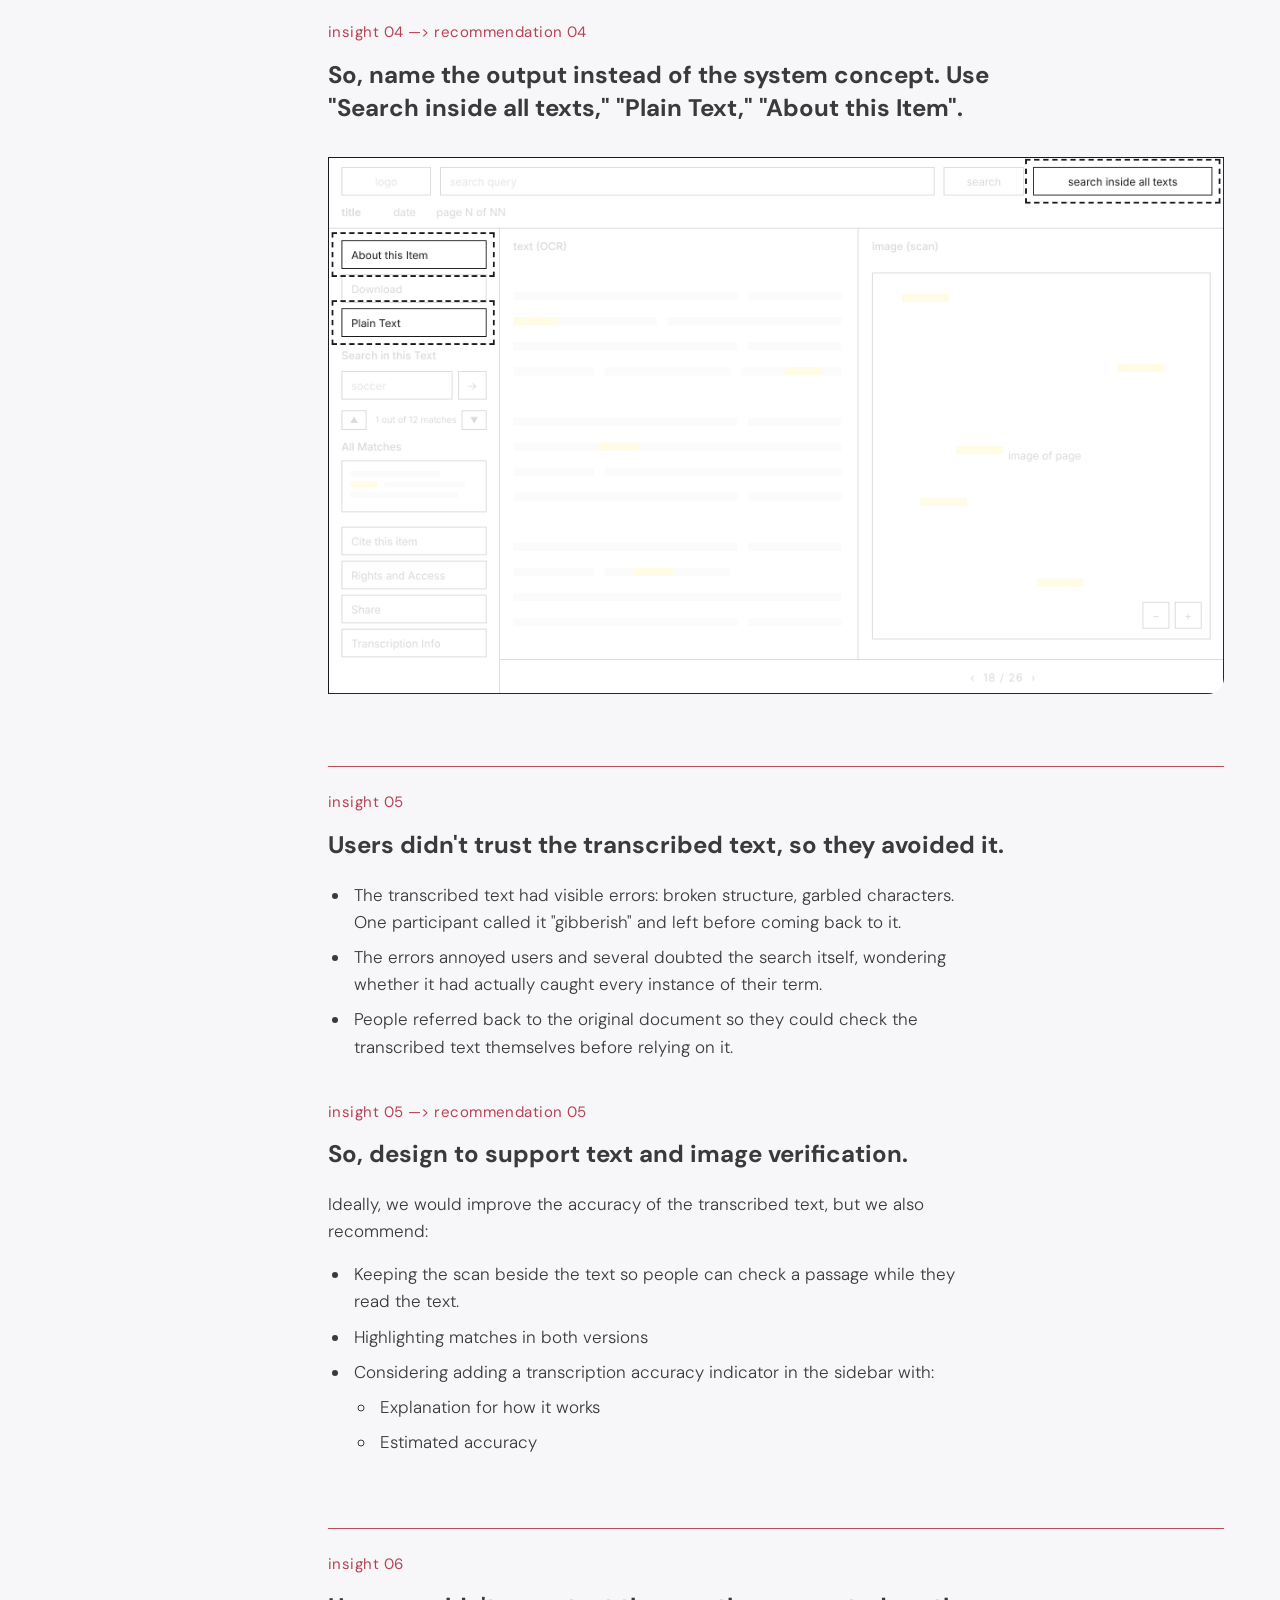
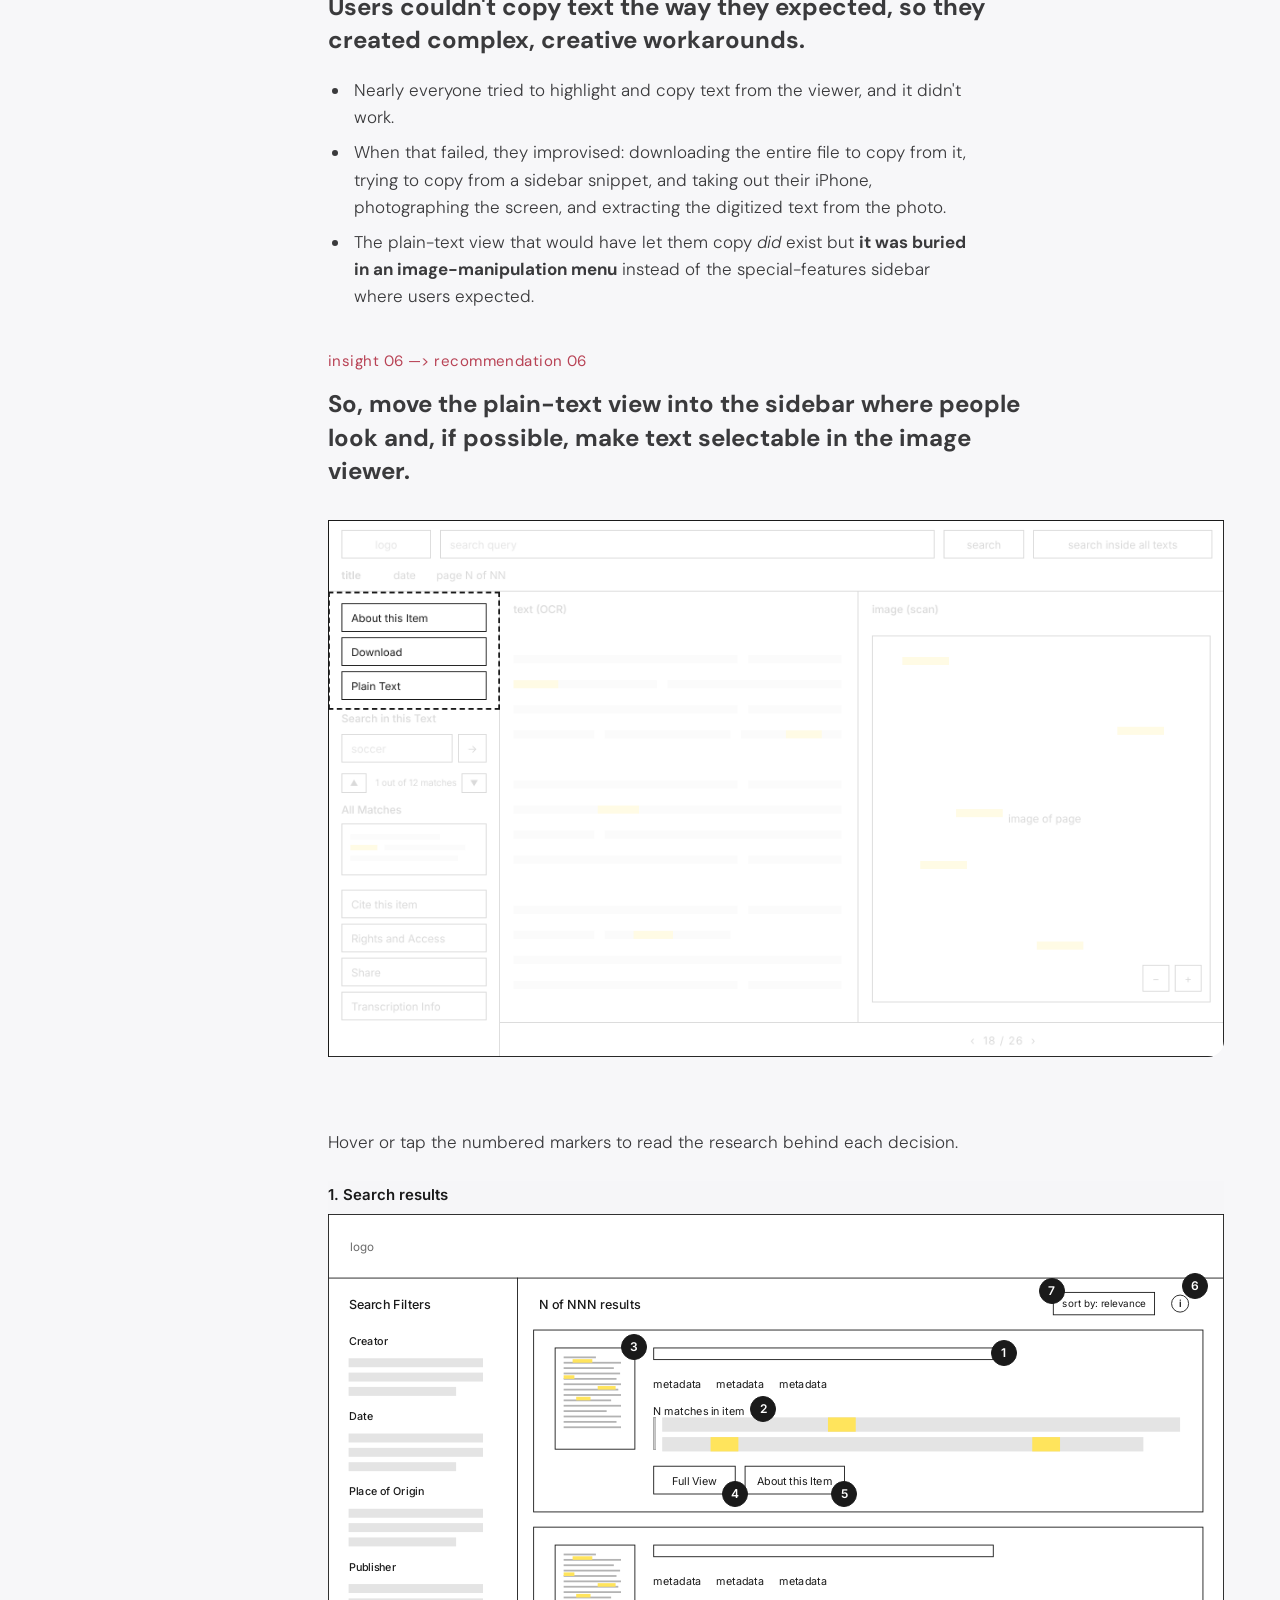
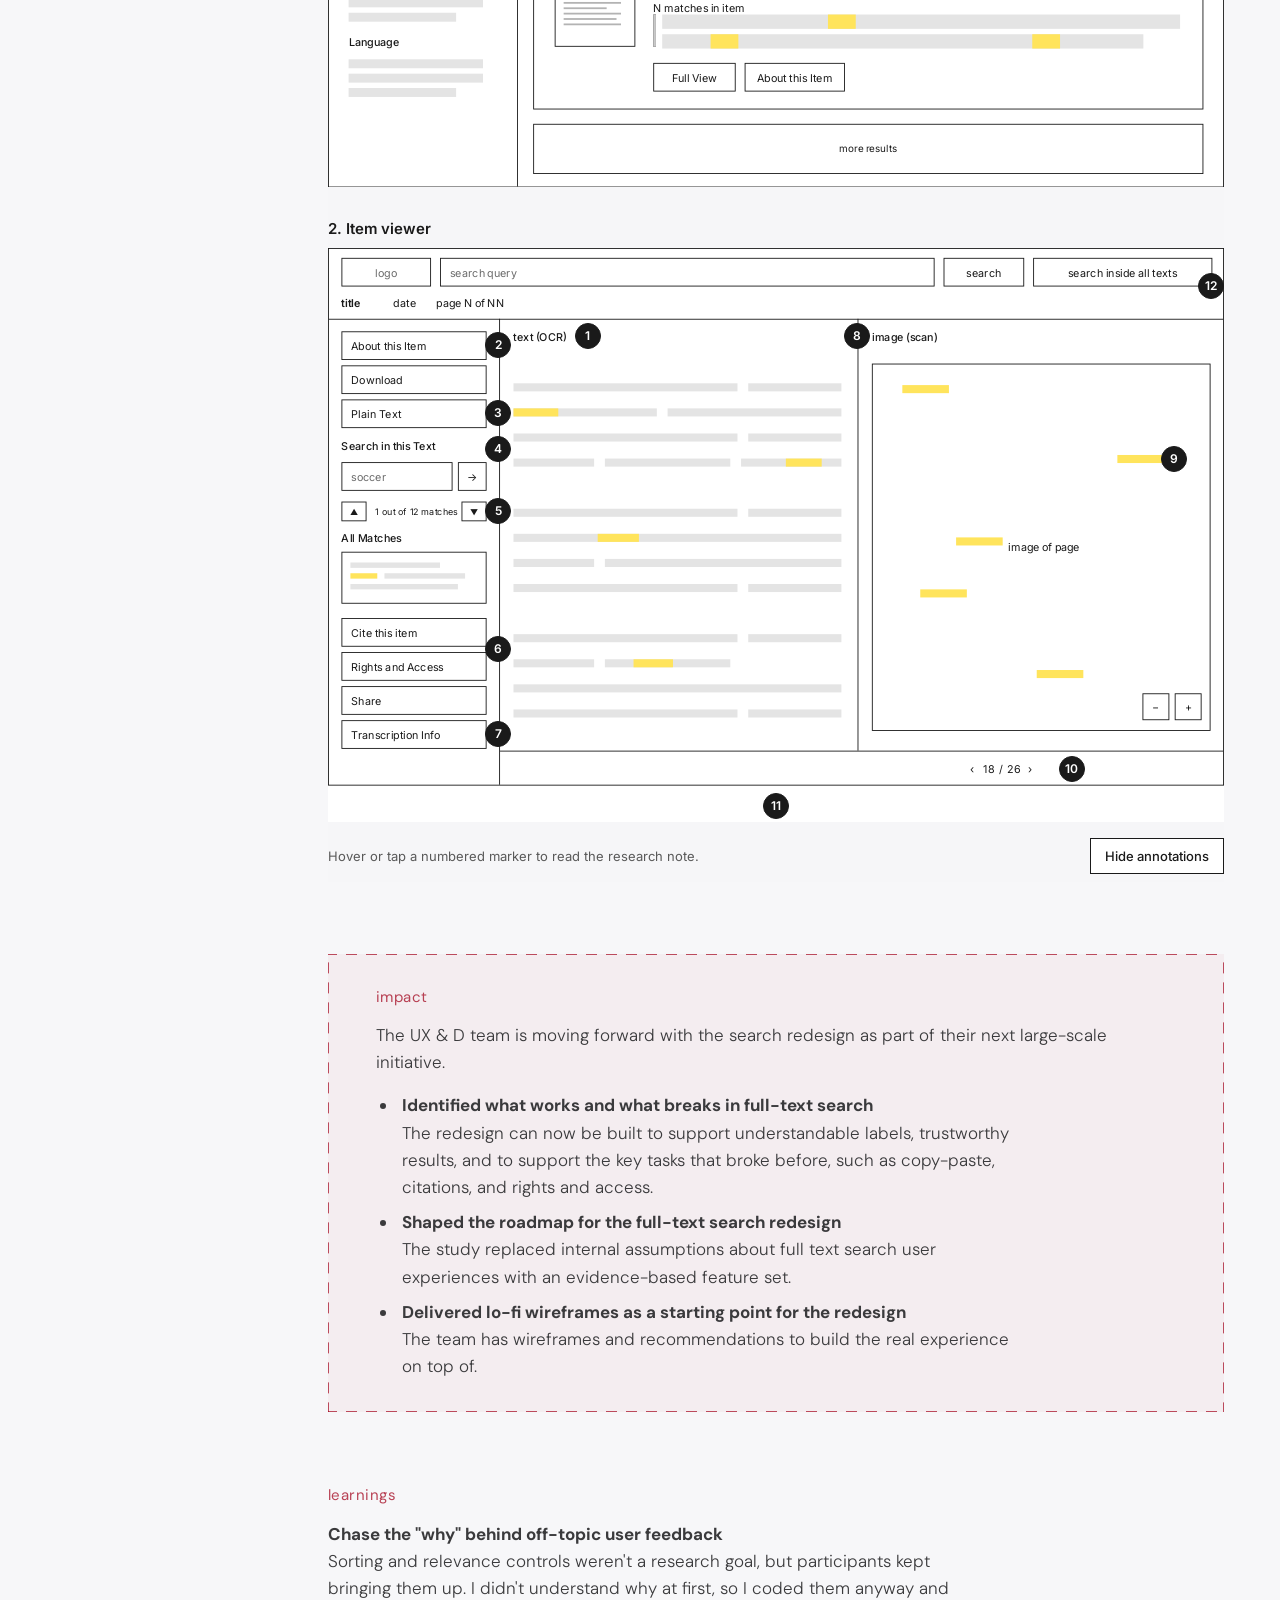
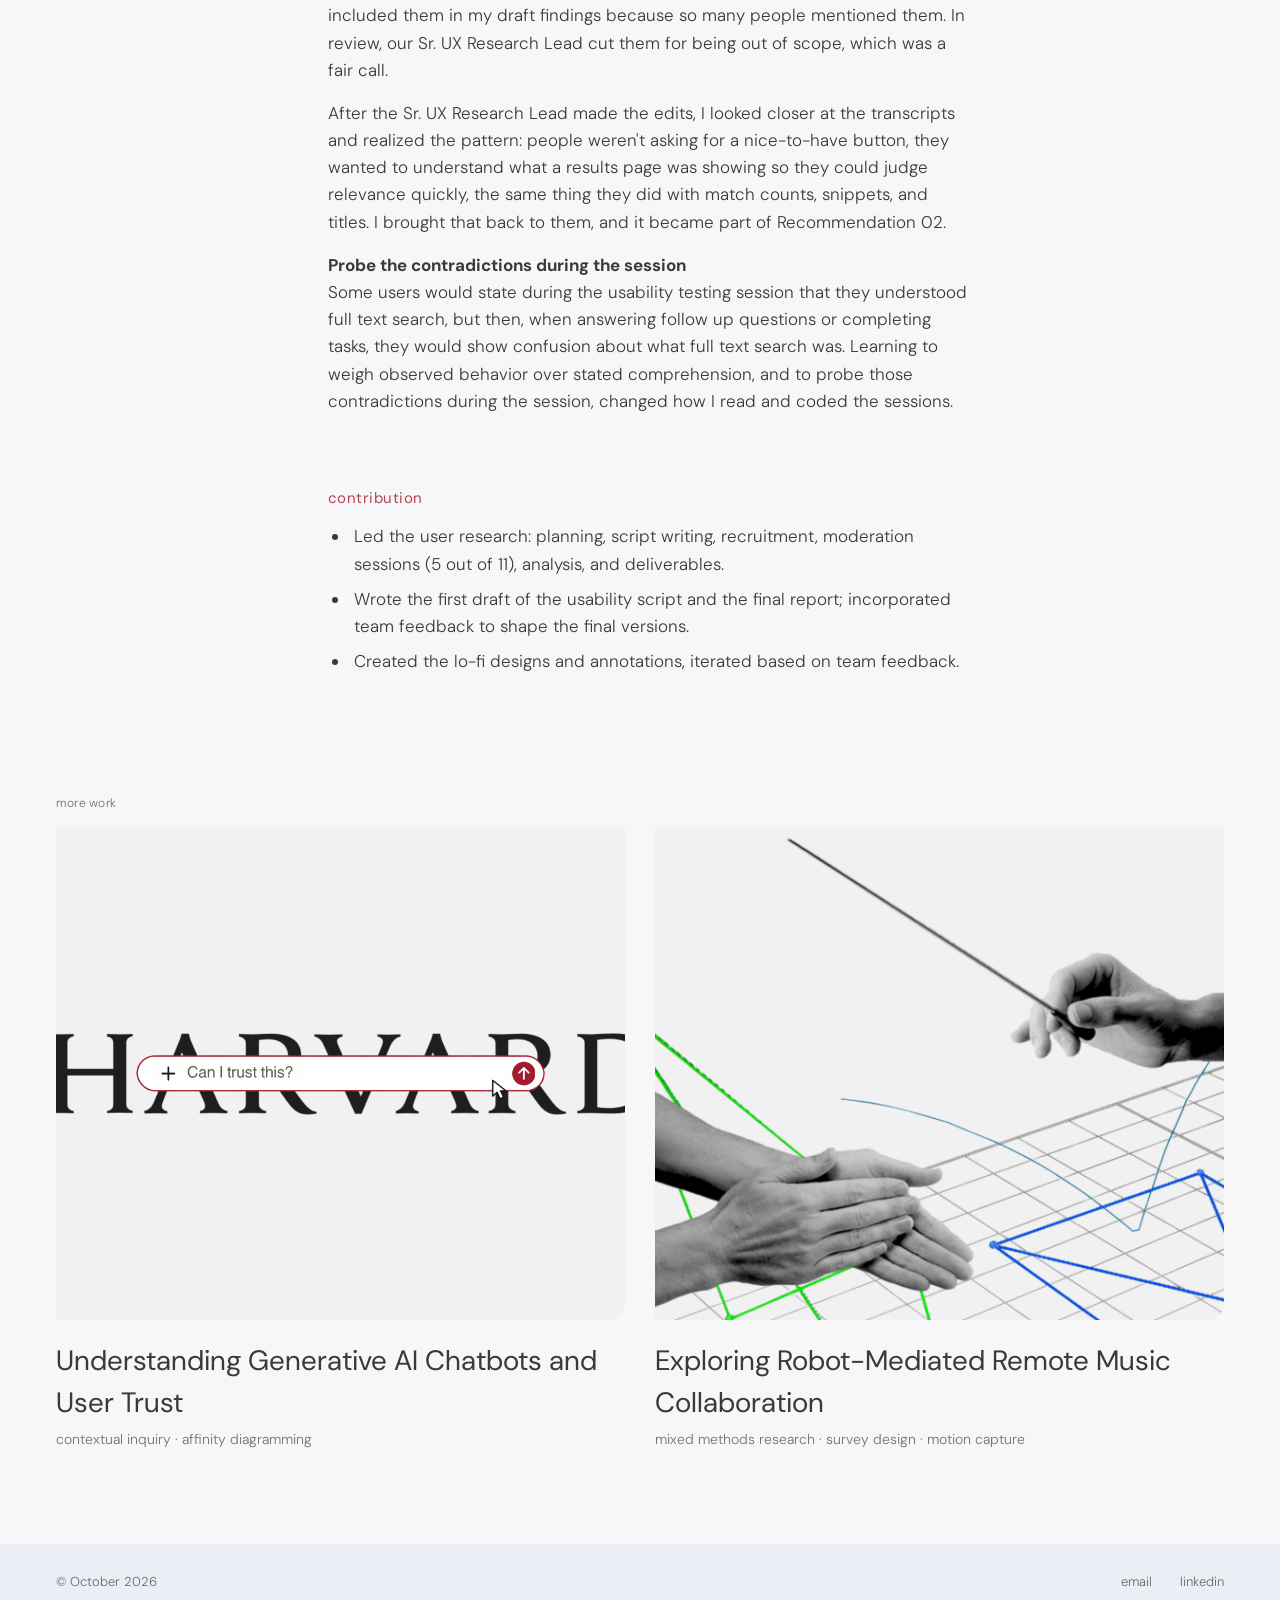
<file: case-study-search.html>
<!DOCTYPE html>
<html lang="en">
<head>
  <meta charset="UTF-8">
  <meta name="viewport" content="width=device-width, initial-scale=1">
  <title>Re-imagining Harvard Library’s Search Experience · Kelly Ortega</title>
  <meta name="description" content="How do users search for specific keywords across a large volume of documents?">
  <link rel="preconnect" href="https://fonts.googleapis.com">
  <link rel="preconnect" href="https://fonts.gstatic.com" crossorigin>
  <link href="https://fonts.googleapis.com/css2?family=DM+Sans:wght@300;400;500;700&family=Lora:ital,wght@0,400;1,400&display=swap" rel="stylesheet">
  <link rel="stylesheet" href="styles.css">
</head>
<body>

  <header class="nav">
    <a href="index.html" class="nav__home">home</a>
    <nav class="nav__links">
      <a href="index.html#work">work</a>
      <a href="about.html">about</a>
    </nav>
  </header>

  <main class="cs">

    <!-- ===== Title block ===== -->
    <section class="cs__hero">
      <figure class="cs__cover">
        <img src="search-title.png" width="1499" height="678" alt="Close-up of a digitized newspaper page with the phrase quid pro quo highlighted in red">
      </figure>

      <h1 class="cs__title">Re-imagining Harvard Library’s Search Experience</h1>
      <p class="cs__question">How do users search for specific keywords across a large volume of documents?</p>

      <dl class="cs__meta">
        <div class="meta__item">
          <dt>team</dt>
          <dd>UX Research Intern<br>Library Intern<br>Sr. UX Researcher</dd>
        </div>
        <div class="meta__item">
          <dt>my role</dt>
          <dd>UX Research Intern</dd>
        </div>
        <div class="meta__item">
          <dt>tools</dt>
          <dd>Dovetail<br>Figma</dd>
        </div>
        <div class="meta__item">
          <dt>duration</dt>
          <dd>2 months</dd>
        </div>
      </dl>
    </section>

    <!-- ===== Sticky nav + content ===== -->
    <div class="cs__layout">

      <nav class="toc" aria-label="On this page">
        <a class="toc__back" href="index.html#work">← back to work</a>
        <ul class="toc__list">
          <li><a href="#summary">quick summary</a></li>
          <li><a href="#context">context</a></li>
          <li><a href="#landscape">landscape</a></li>
          <li><a href="#methods">methods</a></li>
          <li><a href="#insights">insights</a></li>
          <li><a href="#impact">impact</a></li>
          <li><a href="#learnings">learnings</a></li>
          <li><a href="#contribution">my contribution</a></li>
        </ul>
      </nav>

      <div class="cs__content">

        <!-- quick summary -->
        <section class="cs__section" id="summary">
          <div class="callout callout--red callout--tint">
            <p class="cs__eyebrow">quick summary</p>
            <p class="cs__p">Harvard Library’s full-text search was limited, had few features and few users, and the team needed evidence on what works before redesigning it.</p>
            <p class="cs__p">I led a usability study with 11 users on two mature platforms, Library of Congress and HathiTrust, then analyzed the sessions into six insights and six recommendations. I delivered actionable insights, lo-fi wireframes, and an evidence-based feature set. The UX &amp; D team is moving forward with the redesign as part of their next large-scale initiative.</p>
          </div>
        </section>

        <!-- context -->
        <section class="cs__section" id="context">
          <p class="cs__eyebrow">context</p>
          <p class="cs__p">Imagine you’re researching a paper and need every source that mentions a specific word or phrase. With thousands or millions of documents, reading through them isn’t realistic. You need a search mode that looks inside the documents for you, with results clear enough to show which documents are worth opening.</p>
          <div class="callout callout--red callout--tint callout--center">
            <p class="statement__text">Full-text search is a search mode for finding specific keywords inside large volumes of documents, <mark>similar to CTRL+F.</mark></p>
          </div>
          <p class="cs__p">The bigger the collection, the more essential full-text search becomes. Harvard Library has 11.1 million digital items.</p>
          <p class="cs__p">Harvard Library offered a basic version of full-text search on its site, but the version was limited. It had few features, was a standalone page, and, as a result, it had few users.</p>


          <p class="cs__eyebrow cs__eyebrow--next">goal</p>
          <p class="cs__p">Harvard wanted to redesign its full-text search experience, but first it needed a foundation of best practices from which to build from. The aim of this study was to understand how users search inside large collections of documents by testing two mature platforms, then translate what we learned into recommendations and wireframes.</p>
          <div class="callout callout--red callout--tint callout--center">
            <p class="statement__text">How might we make Harvard’s full-text search easier to find, understand, and use?</p>
          </div>

          <p class="cs__eyebrow cs__eyebrow--next">key research questions</p>
          <ul class="cs__list">
            <li>Do users understand what full text search is doing in the context of a general search?</li>
            <li>What labels do they actually understand?</li>
            <li>What makes a search result readable? What do users look at first, what do they ignore?</li>
            <li>Can users complete key tasks associated with full text search (e.g. copy-paste, citations, rights &amp; access).</li>
          </ul>

          <p class="cs__eyebrow cs__eyebrow--next">who uses full-text search?</p>
          <p class="cs__p">Anyone who searches Harvard Library’s collections, mainly students, faculty, and researchers at all levels (undergraduate, graduate, postdoc, and faculty), often to find sources for research. This study tested with Harvard students.</p>
        </section>

        <!-- landscape -->
        <section class="cs__section" id="landscape">
          <p class="cs__eyebrow">understanding the landscape</p>
          <p class="cs__p">I compared the full-text search experience across three sites by examining different aspects, like features, display, and specific pages that were important to the full-text search experience. As I compared the three sites, I created a table comparing the features. Since we don’t have enough time for participants to complete usability tasks across three sites, the table I created helped me narrow it down to two of the platforms for usability testing — Library of Congress (LOC) and HathiTrust — chosen based on their contrasting features and fit with our research goals.</p>

          <p class="cs__p">LOC and HathiTrust took different approaches to the same problems, which let each session test distinct search experience design bets.</p>
          <p class="cs__p">Importantly, I decided we would test two parts of the search platforms: the search results page and the full view page. The search results page is what the user first encounters when searching for a term and the full view is the page the user encounters after clicking on a result. Both of these are crucial parts of the search experience.</p>
          <figure class="fig fig--pair">
            <div class="fig__frame">
                <img src="search-results-loc.png" width="636" height="792" loading="lazy" alt="Library of Congress Chronicling America collection items page in gallery view with the search term highlighted">
              </div>
            <div class="fig__frame">
                <img src="search-results-hathitrust.png" width="631" height="786" loading="lazy" alt="HathiTrust search results list with thumbnails, Catalog Record and Full View buttons">
              </div>
          </figure>
          <p class="cs__p"><strong>Search Results: LOC &amp; HathiTrust</strong></p>
          <figure class="fig fig--pair">
            <div class="fig__frame">
                <img src="search-full-view-loc.png" width="800" height="458" loading="lazy" alt="Library of Congress item viewer with transcribed text beside the page image">
              </div>
            <div class="fig__frame">
                <img src="search-full-view-hathitrust.png" width="1449" height="829" loading="lazy" alt="HathiTrust item viewer with the Search in This Text sidebar beside the page text">
              </div>
          </figure>
          <p class="cs__p"><strong>Full View: LOC &amp; HathiTrust</strong></p>

          <div class="callout callout--red callout--tint cs__eyebrow--next">
            <p class="cs__eyebrow">decision: benchmark instead of testing our own site</p>
            <p class="cs__p">Why test other search platforms instead of evaluating our own? Harvard’s current full-text search has only a few features, so testing it would have shown us what’s missing and not how well different design choices work. Library of Congress and HathiTrust both offer full-text search with many more features, so they gave participants a wider range of real designs to react to. Benchmarking these platforms let us see which design choices help users succeed, and where users get confused, stuck, or work around problems.</p>
          </div>
        </section>

        <!-- methods -->
        <section class="cs__section" id="methods">
          <p class="cs__eyebrow">research methods: usability testing</p>
          <p class="cs__p">We ran 11 moderated usability sessions with Harvard students, asking each to complete key full text search tasks (searching, reading results, copy-paste, finding citation and rights info) across two live sites, LOC and HathiTrust. Each session lasted 30-45 minutes.</p>
          <p class="cs__p">Example task: “Imagine you are doing research for a paper and you want to find materials that contain the word “soccer”. How would you do so within this website?”</p>
          <p class="cs__p">*I counterbalanced the order in which participants used the two websites to mitigate ordering effects.</p>

          <p class="cs__eyebrow cs__eyebrow--next">research analysis: affinity diagramming</p>
          <p class="cs__p">Following usability testing, our team used Dovetail to code the transcripts by tagging data into buckets: positive, negative, behaviors, expectation, confusion, and observation. Then, we analyzed the tagged data and observations through affinity diagramming to identify major key findings.</p>

        </section>

        <!-- insights and recommendations -->
        <section class="cs__section" id="insights">
          <p class="cs__eyebrow">key insights and recommendations</p>

          <article class="block block--first">
            <p class="block__label">insight 01</p>
            <h3 class="block__title">Highlighting was the strongest signal that the search went inside the document.</h3>
            <p class="cs__p">Users didn’t actually understand what “full text search” meant on the search results page, but seeing the matched term highlighted showed them the search had gone inside the documents. <strong>Highlighting served as a visual cue :</strong></p>
            <ul class="cs__list">
              <li>Salient</li>
              <li>Easy to quickly understand</li>
            </ul>
            <p class="cs__p">When we asked users which site they preferred for full text search, most reported LOC over HathiTrust for this key reason.</p>

            <figure class="fig">
              <div class="fig__frame">
                <img src="search-insight-01-highlighting.png" width="836" height="624" loading="lazy" alt="Three newspaper search results with the matched term soccer highlighted in the thumbnails and snippets">
              </div>
            </figure>
          </article>

          <article class="block block--pair">
            <p class="block__label">insight 01 —&gt; recommendation 01</p>
            <h3 class="block__title">So, highlight the matched term everywhere it appears on the result.</h3>
            <p class="cs__p">Highlight it in the thumbnail and the snippet, so the search type is obvious without having to read a label.</p>

          </article>

          <article class="block">
            <p class="block__label">insight 02</p>
            <h3 class="block__title">People used peripheral cues to judge a result's relevance before clicking.</h3>
            <p class="cs__p">People made fast relevance judgements and valued cues on the result card that let them do it:</p>
            <ul class="cs__list">
              <li>Number of matches for the search term</li>
              <li>The thumbnail image</li>
              <li>Clear title, author, and date</li>
              <li>Users mentioned wanting longer snippets with the search word inside so they could better judge relevancy.</li>
            </ul>
          </article>

          <article class="block block--pair">
            <p class="block__label">insight 02 —&gt; recommendation 02</p>
            <h3 class="block__title">So, build the search result card to allow users to make quick relevancy judgements.</h3>
            <p class="cs__p">Include the match count, thumbnail image, and add a longer snippet that shows the term in context so people can judge a result’s relevance before opening it.</p>
            <p class="cs__p">Users also wanted to understand and control the ranking to find relevant items quicker, so add a clear sort control and an info icon explaining how relevance is determined.</p>

            <figure class="fig">
              <div class="fig__frame">
                <img src="search-rec-02-wireframe.png" width="2000" height="1280" loading="lazy" alt="Low-fidelity wireframe of a search result card with match count, thumbnail, longer snippet, sort control, and info icon">
              </div>
            </figure>
          </article>

          <article class="block">
            <p class="block__label">insight 03</p>
            <h3 class="block__title">Users liked HathiTrust's "Search in this Text" for in-document search.</h3>
            <p class="cs__p">What stood out to users:</p>
            <ul class="cs__list">
              <li>Each match showed surrounding context, so people could gauge how relevant an excerpt was before clicking</li>
              <li>Clearly labeled and easy to find in the sidebar</li>
            </ul>
            <p class="cs__p">Also, users explained that they understood searching inside of a document as ctrl+f</p>
          </article>

          <article class="block block--pair">
            <p class="block__label">insight 03 —&gt; recommendation 03</p>
            <h3 class="block__title">So, add “Search in this Text” in the sidebar, with snippets and a Ctrl+F-style step-through to jump between matches.</h3>

            <figure class="fig">
              <div class="fig__frame">
                <img src="search-rec-03-wireframe.png" width="2000" height="1200" loading="lazy" alt="Low-fidelity full view wireframe with a Search in this Text sidebar, match snippets, and step-through controls">
              </div>
            </figure>
          </article>

          <article class="block">
            <p class="block__label">insight 04</p>
            <h3 class="block__title">Labels that named an action or described what the user would receive were better understood.</h3>
            <ul class="cs__list">
              <li>Confusing: "Catalog Record" (people didn't expect it to lead to item info) and "Pages (Full Text)" (couldn't tell if it changed what was searched or what was shown)</li>
              <li>Clear: "Full View", "Search in this Text", “Plain Text”. People understood because the label described what they'd get or what it would do.</li>
              <li>Participants suggested fixes that reflected this idea — e.g. "Search inside the documents" in place of Full Text Search” or “Pages (Full Text)“</li>
            </ul>
          </article>

          <article class="block block--pair">
            <p class="block__label">insight 04 —&gt; recommendation 04</p>
            <h3 class="block__title">So, name the output instead of the system concept. Use "Search inside all texts," "Plain Text," "About this Item".</h3>

            <figure class="fig">
              <div class="fig__frame">
                <img src="search-rec-04-wireframe.png" width="2000" height="1200" loading="lazy" alt="Low-fidelity wireframe of a search bar with a Search inside all texts button above a result card with Full View and About this Item buttons">
              </div>
            </figure>
          </article>

          <article class="block">
            <p class="block__label">insight 05</p>
            <h3 class="block__title">Users didn't trust the transcribed text, so they avoided it.</h3>
            <ul class="cs__list">
              <li>The transcribed text had visible errors: broken structure, garbled characters. One participant called it "gibberish" and left before coming back to it.</li>
              <li>The errors annoyed users and several doubted the search itself, wondering whether it had actually caught every instance of their term.</li>
              <li>People referred back to the original document so they could check the transcribed text themselves before relying on it.</li>
            </ul>
          </article>

          <article class="block block--pair">
            <p class="block__label">insight 05 —&gt; recommendation 05</p>
            <h3 class="block__title">So, design to support text and image verification.</h3>
            <p class="cs__p">Ideally, we would improve the accuracy of the transcribed text, but we also recommend:</p>
            <ul class="cs__list">
              <li>Keeping the scan beside the text so people can check a passage while they read the text.</li>
              <li>Highlighting matches in both versions</li>
              <li>Considering adding a transcription accuracy indicator in the sidebar with:
                <ul>
                  <li>Explanation for how it works</li>
                  <li>Estimated accuracy</li>
                </ul>
              </li>
            </ul>
          </article>

          <article class="block">
            <p class="block__label">insight 06</p>
            <h3 class="block__title">Users couldn't copy text the way they expected, so they created complex, creative workarounds.</h3>
            <ul class="cs__list">
              <li>Nearly everyone tried to highlight and copy text from the viewer, and it didn't work.</li>
              <li>When that failed, they improvised: downloading the entire file to copy from it, trying to copy from a sidebar snippet, and taking out their iPhone, photographing the screen, and extracting the digitized text from the photo.</li>
              <li>The plain-text view that would have let them copy <em>did</em> exist but <strong>it was buried in an image-manipulation menu</strong> instead of the special-features sidebar where users expected.</li>
            </ul>
          </article>

          <article class="block block--pair">
            <p class="block__label">insight 06 —&gt; recommendation 06</p>
            <h3 class="block__title">So, move the plain-text view into the sidebar where people look and, if possible, make text selectable in the image viewer.</h3>

            <figure class="fig">
              <div class="fig__frame">
                <img src="search-rec-06-wireframe.png" width="2000" height="1200" loading="lazy" alt="Low-fidelity full view wireframe with the plain-text view in the sidebar">
              </div>
            </figure>
          </article>


          <p class="cs__p cs__p--after-block" id="interactive-wireframes">Hover or tap the numbered markers to read the research behind each decision.</p>
          <iframe id="wf" class="wf" src="interactive-wireframes.html"
                  title="Interactive wireframes with research notes"
                  style="width:100%;height:400px;border:0" loading="lazy"></iframe>
          <script>
          window.addEventListener('message', function (e) {
            var f = document.getElementById('wf');
            if (e.source === f.contentWindow && e.data && e.data.type === 'wf-height') {
              f.style.height = e.data.height + 'px';
            }
          });
          </script>
        </section>

        <!-- impact -->
        <section class="cs__section" id="impact">
          <div class="callout callout--red callout--tint">          <p class="cs__eyebrow">impact</p>
            <p class="cs__p">The UX &amp; D team is moving forward with the search redesign as part of their next large-scale initiative.</p>
            <ul class="cs__list">
              <li><strong>Identified what works and what breaks in full-text search</strong><br>The redesign can now be built to support understandable labels, trustworthy results, and to support the key tasks that broke before, such as copy-paste, citations, and rights and access.</li>
              <li><strong>Shaped the roadmap for the full-text search redesign</strong><br>The study replaced internal assumptions about full text search user experiences with an evidence-based feature set.</li>
              <li><strong>Delivered lo-fi wireframes as a starting point for the redesign</strong><br>The team has wireframes and recommendations to build the real experience on top of.</li>
            </ul>
        
          </div>
        </section>

        <!-- learnings -->
        <section class="cs__section" id="learnings">
          <p class="cs__eyebrow">learnings</p>
          <p class="cs__p"><strong>Chase the "why" behind off-topic user feedback</strong><br>Sorting and relevance controls weren't a research goal, but participants kept bringing them up. I didn't understand why at first, so I coded them anyway and included them in my draft findings because so many people mentioned them. In review, our Sr. UX Research Lead cut them for being out of scope, which was a fair call.</p>
          <p class="cs__p">After the Sr. UX Research Lead made the edits, I looked closer at the transcripts and realized the pattern: people weren't asking for a nice-to-have button, they wanted to understand what a results page was showing so they could judge relevance quickly, the same thing they did with match counts, snippets, and titles. I brought that back to them, and it became part of Recommendation 02.</p>
          <p class="cs__p"><strong>Probe the contradictions during the session</strong><br>Some users would state during the usability testing session that they understood full text search, but then, when answering follow up questions or completing tasks, they would show confusion about what full text search was. Learning to weigh observed behavior over stated comprehension, and to probe those contradictions during the session, changed how I read and coded the sessions.</p>
        </section>

        <!-- contribution -->
        <section class="cs__section" id="contribution">
          <p class="cs__eyebrow">contribution</p>
          <ul class="cs__list">
            <li>Led the user research: planning, script writing, recruitment, moderation sessions (5 out of 11), analysis, and deliverables.</li>
            <li>Wrote the first draft of the usability script and the final report; incorporated team feedback to shape the final versions.</li>
            <li>Created the lo-fi designs and annotations, iterated based on team feedback.</li>
          </ul>
        </section>

      </div>
    </div>

    <!-- ===== More work ===== -->
    <section class="more">
      <p class="work__label">more work</p>
      <div class="work__grid">

        <a class="card" href="case-study-trust.html">
          <div class="card__image">
            <img src="title-trust.png" width="2160" height="864" loading="lazy" alt="A chat box reading “Can I trust this?” placed over the Harvard wordmark">
            <div class="card__pills"><span class="pill">Harvard Library</span></div>
          </div>
          <h2 class="card__title">Understanding Generative AI Chatbots and User Trust</h2>
          <p class="card__tags">contextual inquiry · affinity diagramming</p>
        </a>

        <a class="card" href="case-study-robot.html">
          <div class="card__image">
            <img src="robot-music-collaboration.png" width="1080" height="1080" loading="lazy" alt="Black and white hands, one holding a conductor’s baton, over a grid with motion-capture lines">
            <div class="card__pills"><span class="pill">University of Michigan: Performing Arts Technology</span></div>
          </div>
          <h2 class="card__title">Exploring Robot-Mediated Remote Music Collaboration</h2>
          <p class="card__tags">mixed methods research · survey design · motion capture</p>
        </a>

      </div>
    </section>
  </main>

  <footer class="footer">
    <p class="footer__copy">© October 2026</p>
    <nav class="footer__links">
      <a href="mailto:kortega@umich.edu">email</a>
      <a href="https://www.linkedin.com/in/ortegakelly" target="_blank" rel="noopener">linkedin</a>
    </nav>
  </footer>

  <script>
    /* Sticky nav: highlight the section currently in view */
    (function () {
      var toc = document.querySelector('.toc');
      if (!toc) return;
      var links = Array.prototype.slice.call(toc.querySelectorAll('.toc__list a[href^="#"]'));
      var items = links.map(function (a) {
        return { link: a, section: document.getElementById(a.getAttribute('href').slice(1)) };
      }).filter(function (i) { return i.section; });
      var mobile = window.matchMedia('(max-width: 800px)');
      var current = null, ticking = false;

      function setActive(item) {
        if (item === current) return;
        current = item;
        links.forEach(function (a) { a.removeAttribute('aria-current'); });
        if (!item) return;
        item.link.setAttribute('aria-current', 'true');
        /* On phones the nav is a sideways strip: keep the active item in view */
        if (mobile.matches) {
          var left = item.link.offsetLeft - (toc.clientWidth - item.link.offsetWidth) / 2;
          toc.scrollTo({ left: left, behavior: 'smooth' });
        }
      }

      function update() {
        ticking = false;
        var line = window.innerHeight * 0.35;
        var active = null;
        items.forEach(function (i) {
          if (i.section.getBoundingClientRect().top <= line) active = i;
        });
        setActive(active);
      }

      function onScroll() {
        if (!ticking) { ticking = true; window.requestAnimationFrame(update); }
      }

      window.addEventListener('scroll', onScroll, { passive: true });
      window.addEventListener('resize', onScroll);
      update();
    })();
  </script>

</body>
</html>
</file>
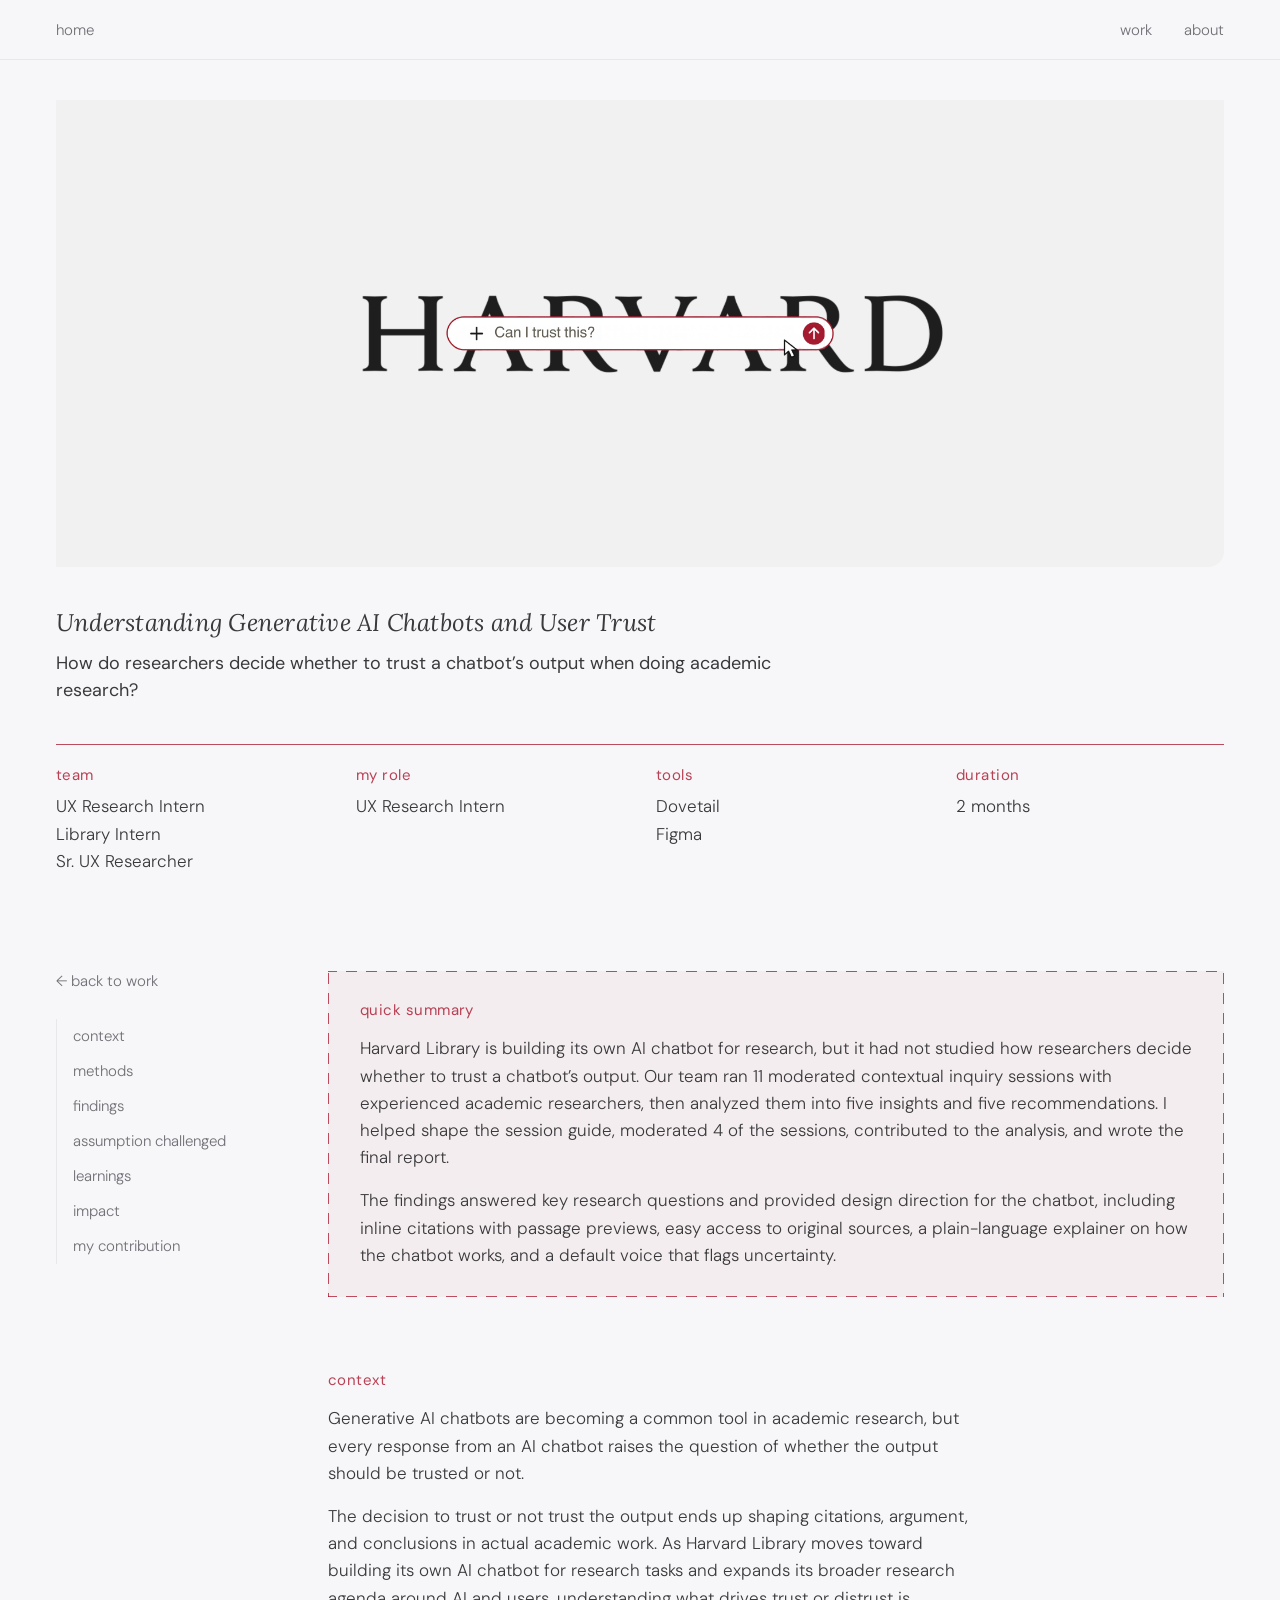
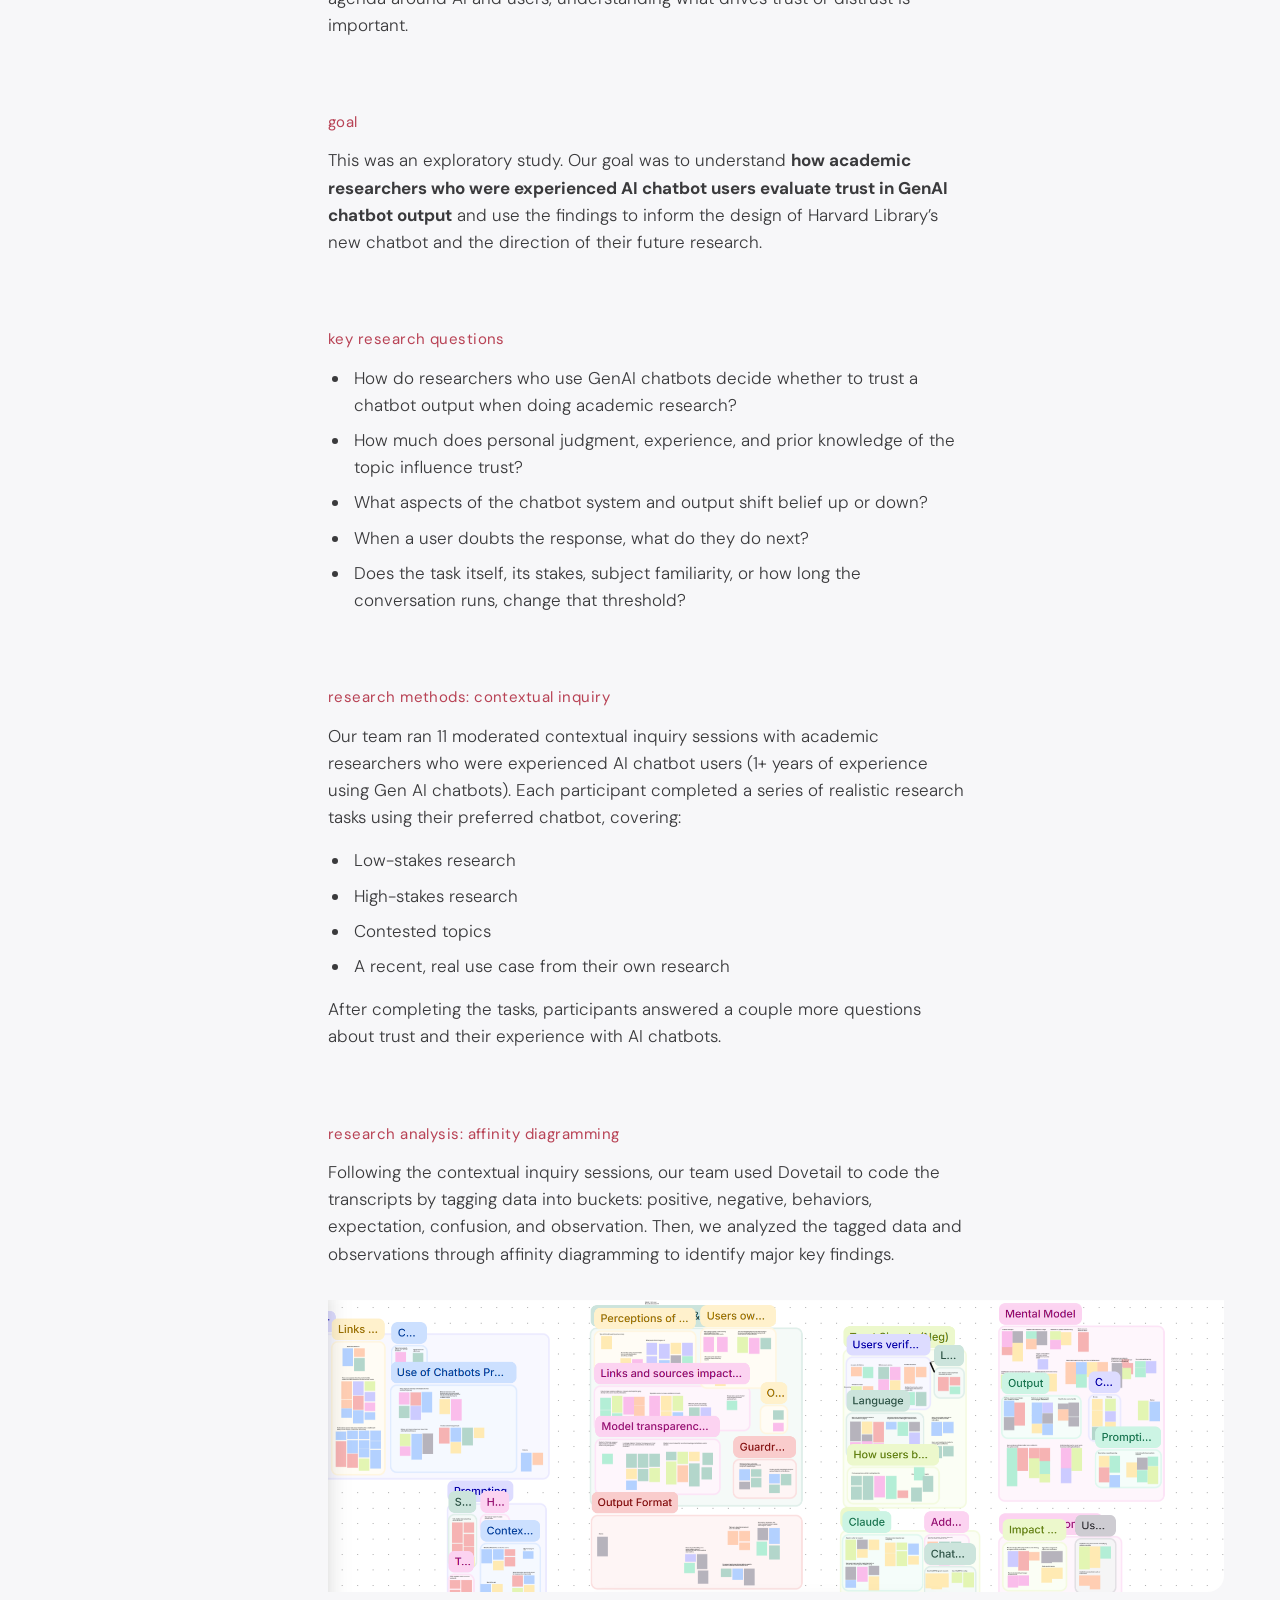
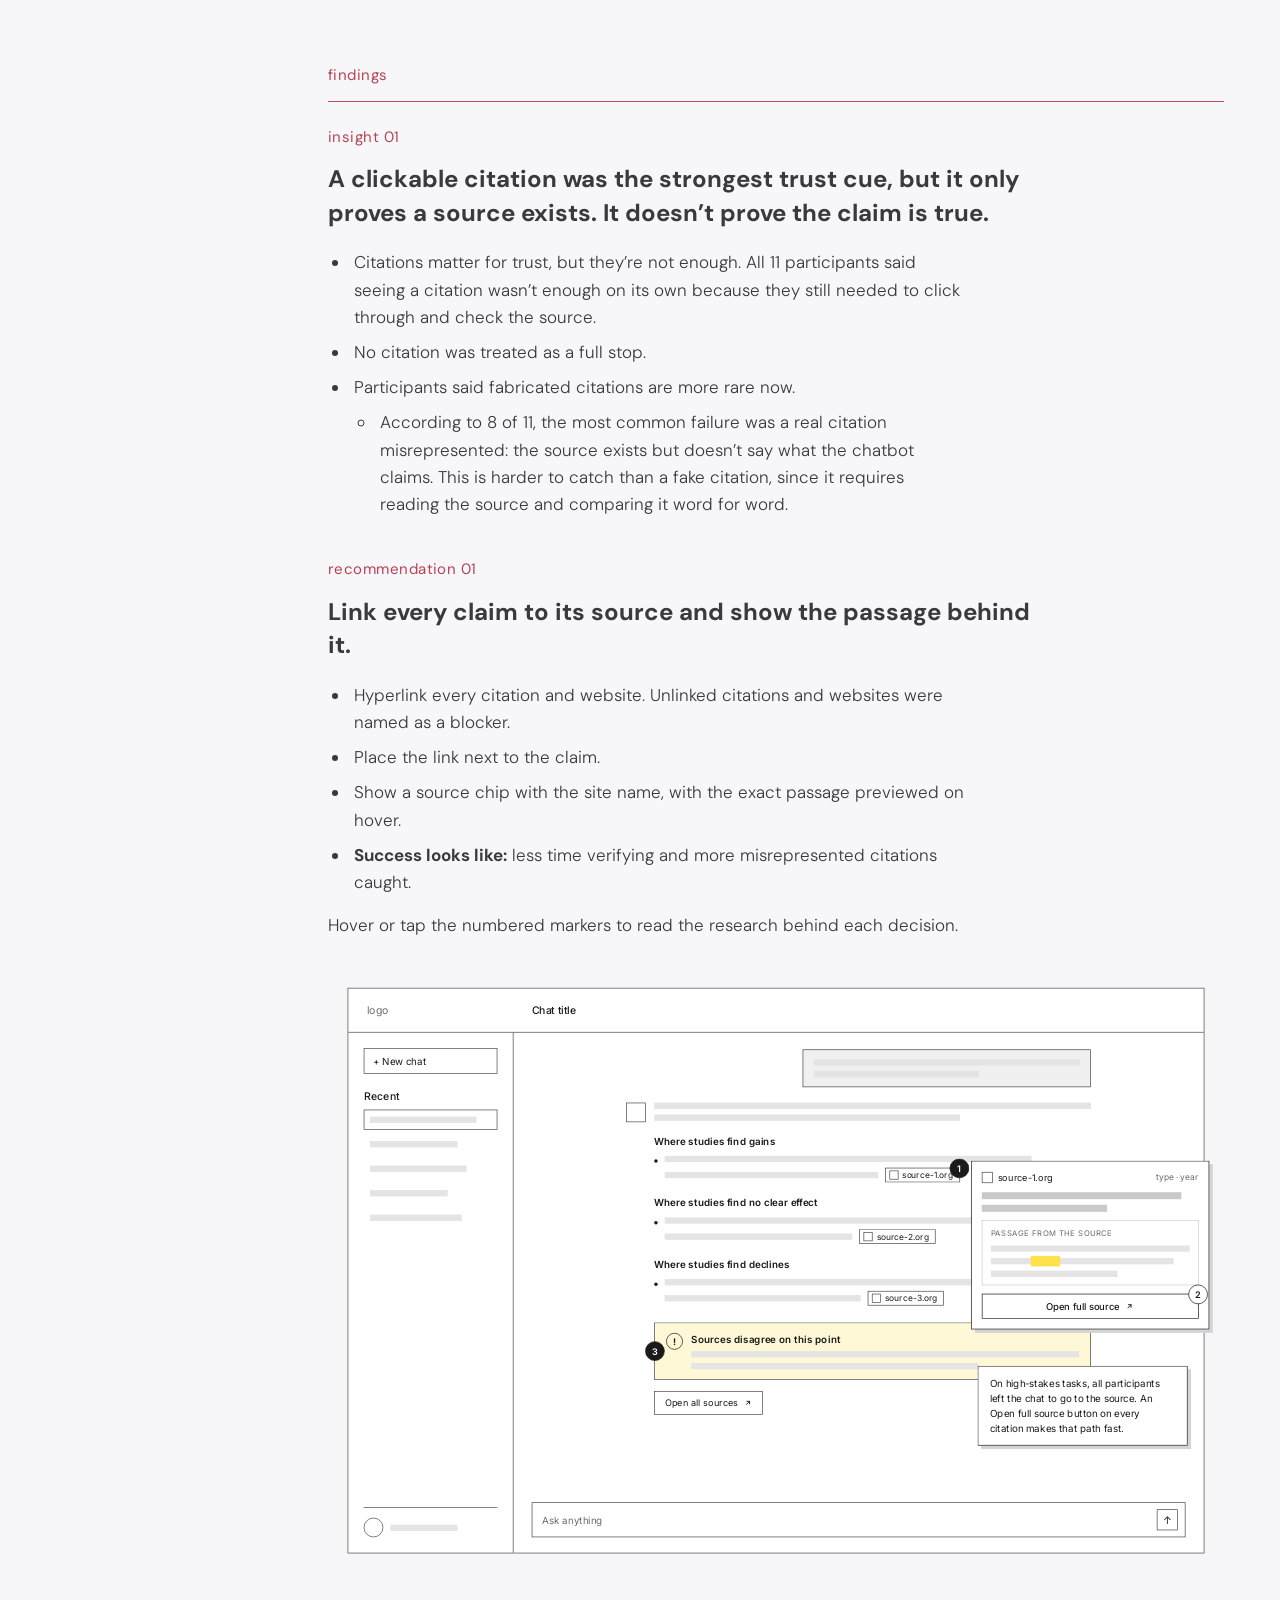
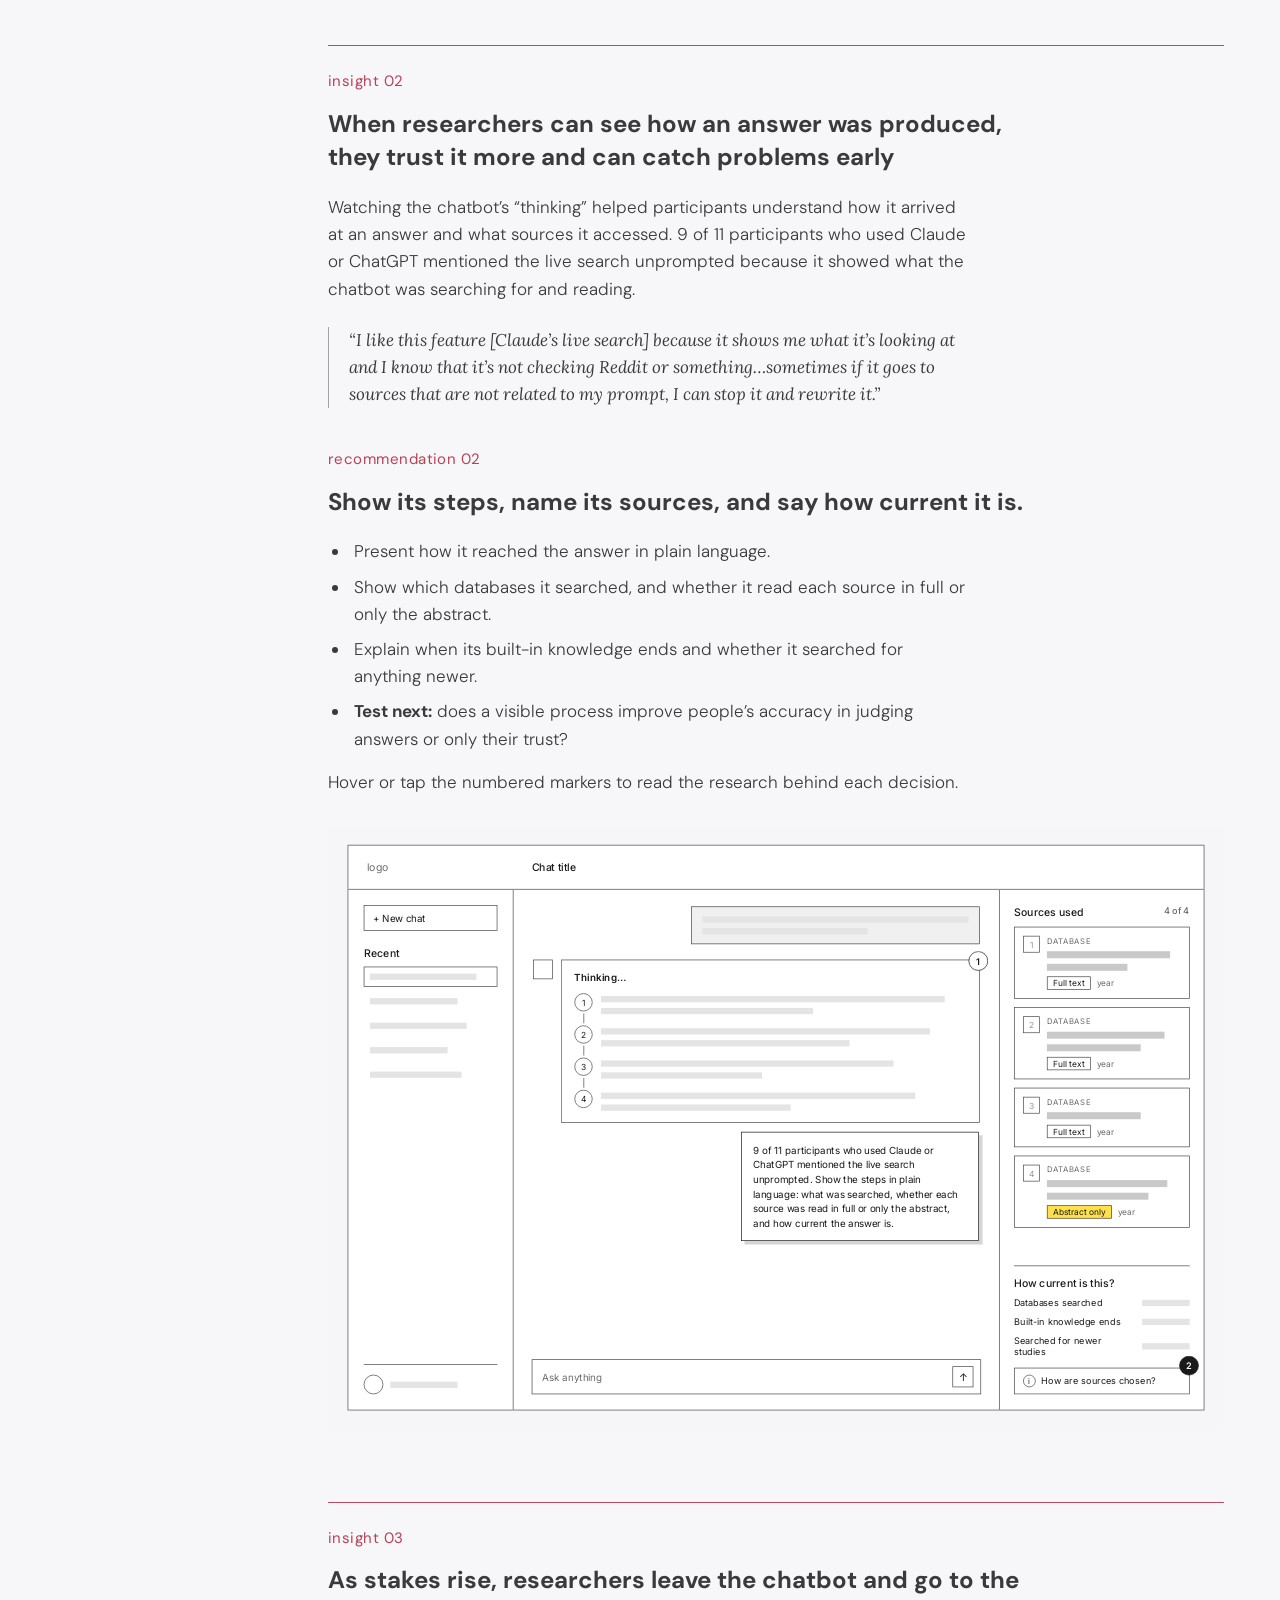
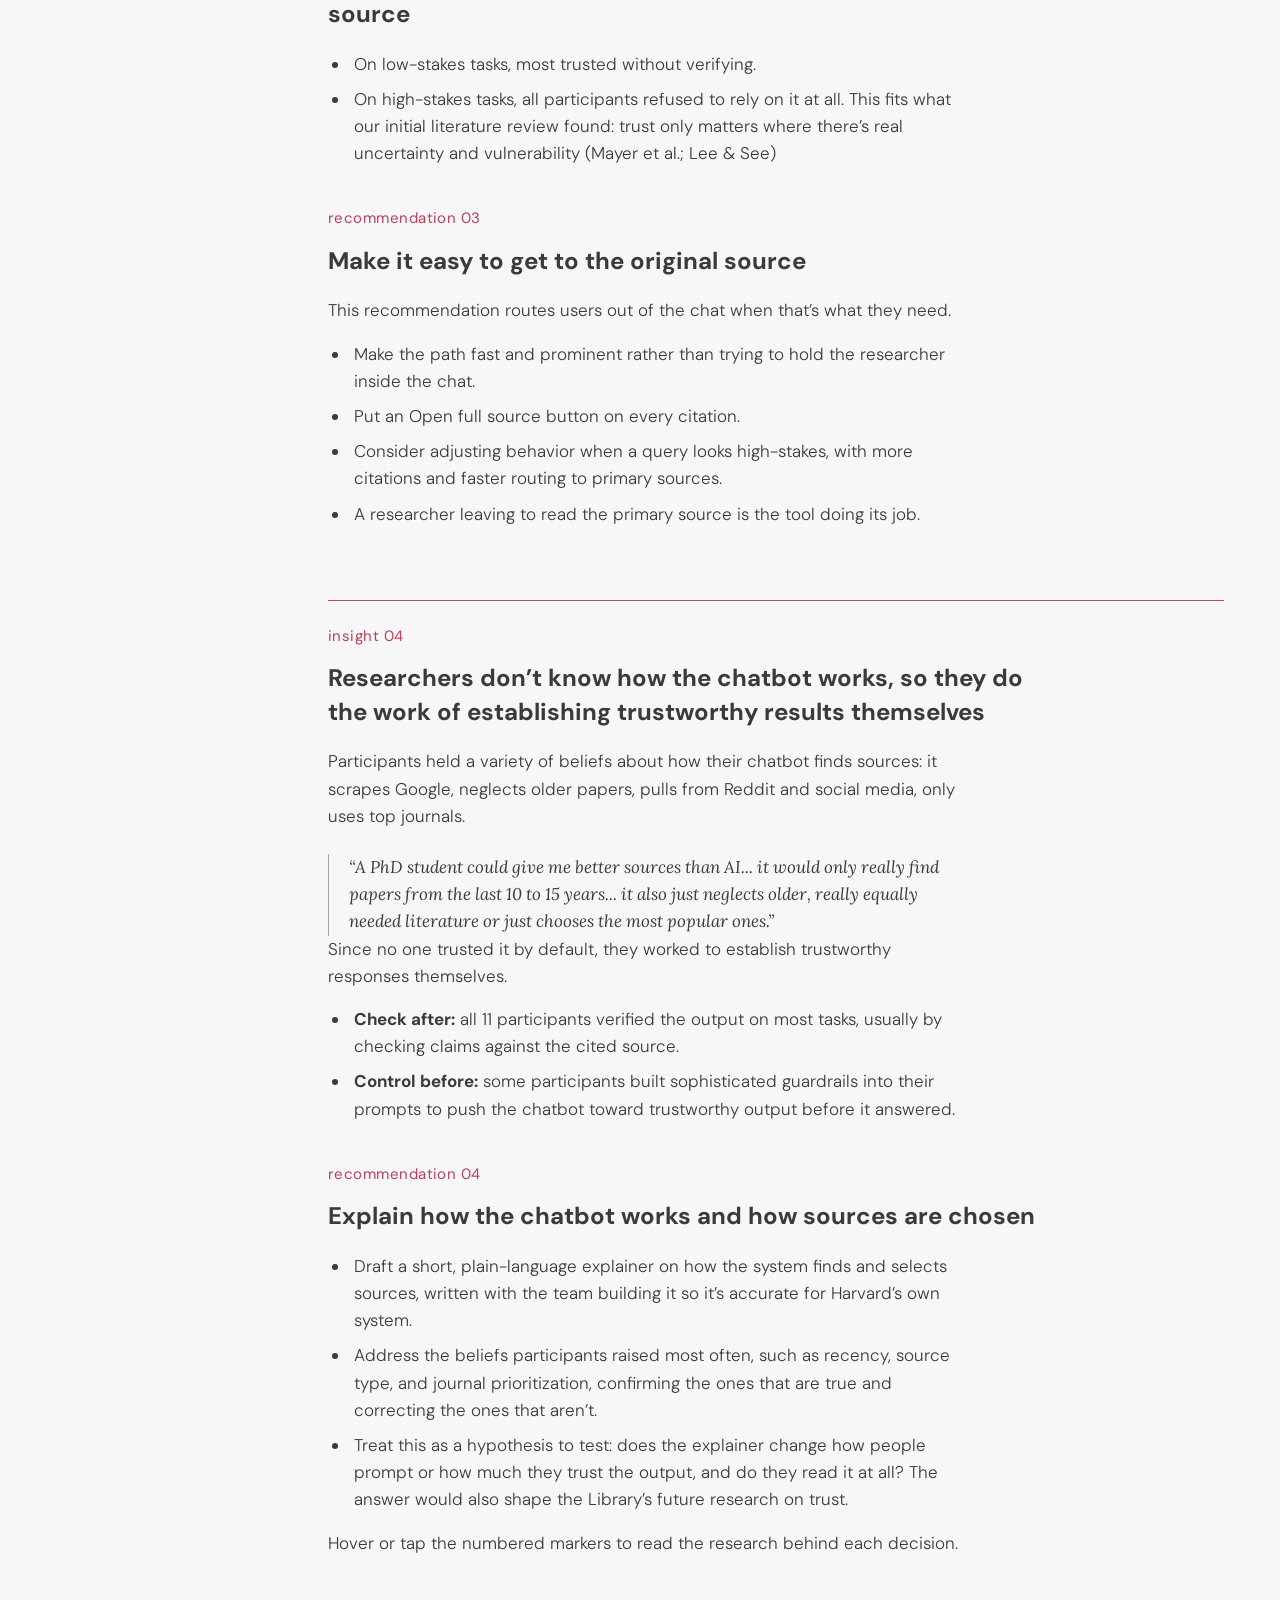
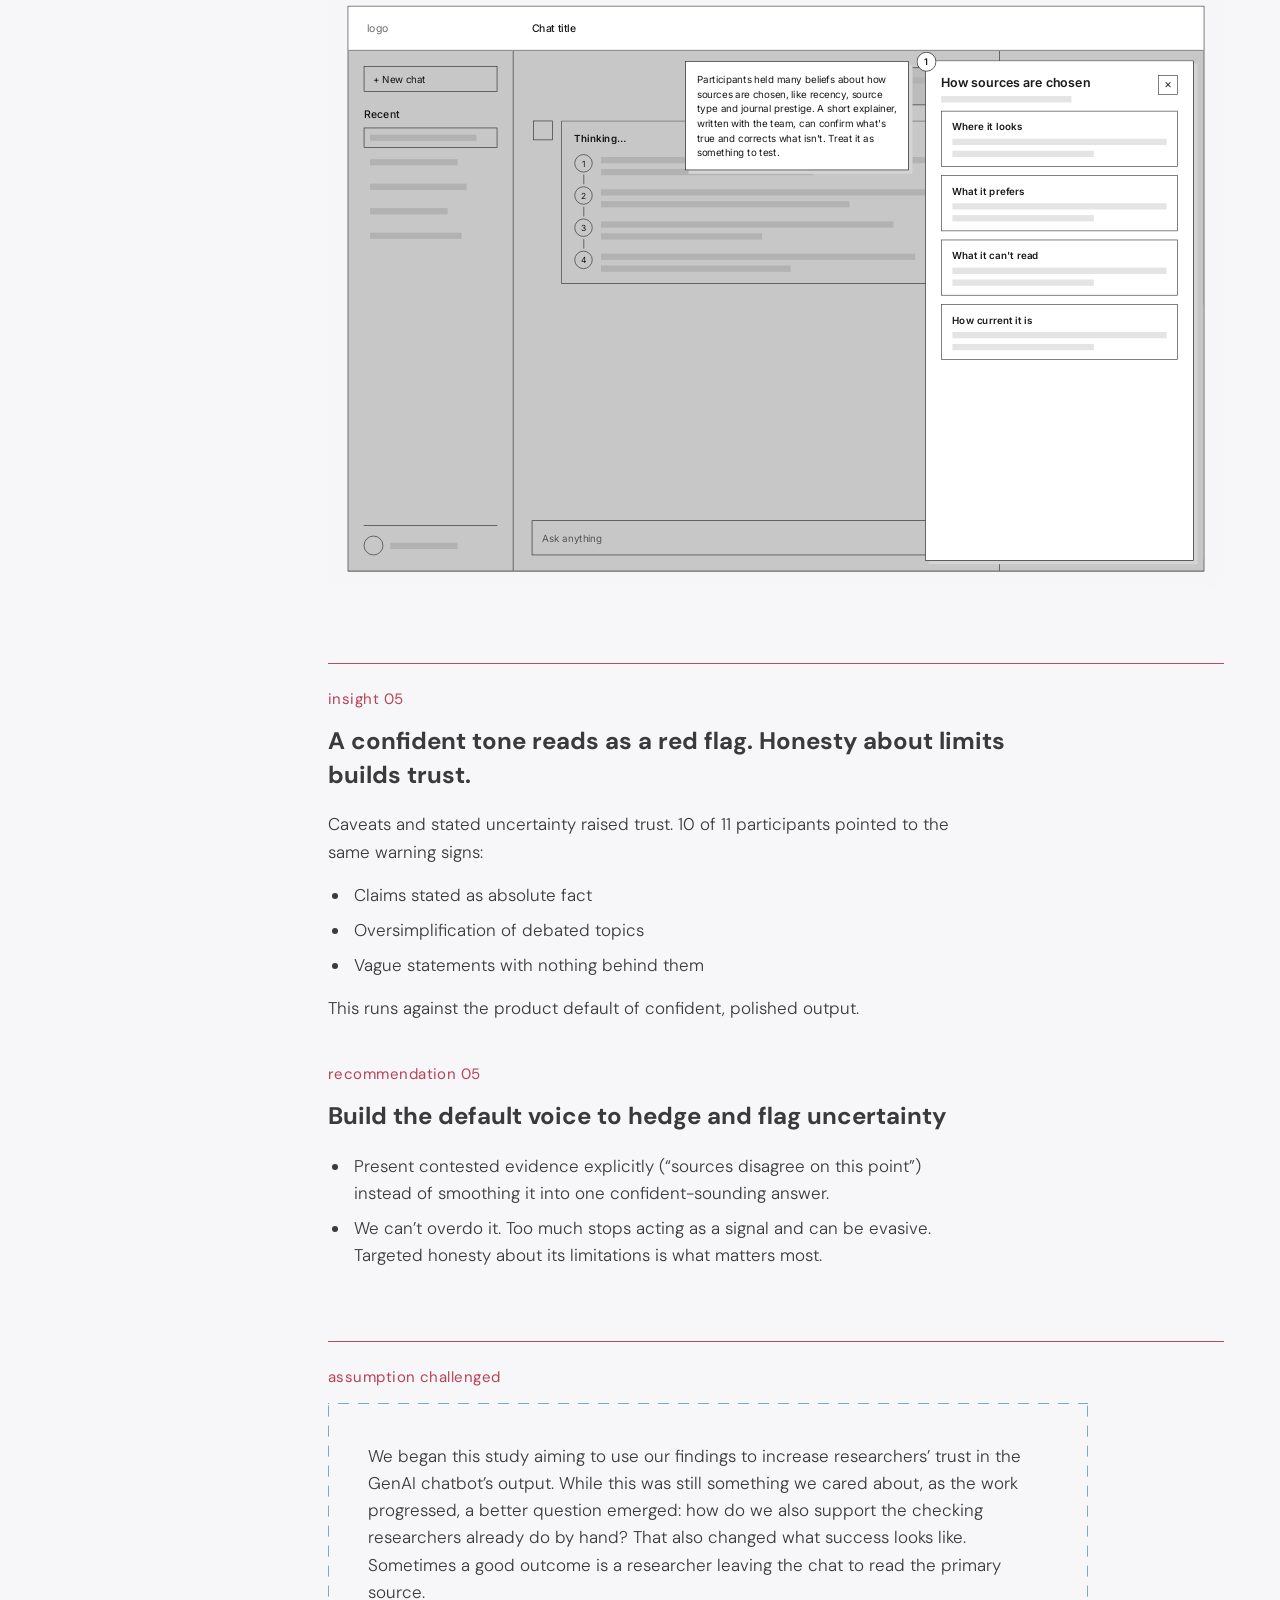
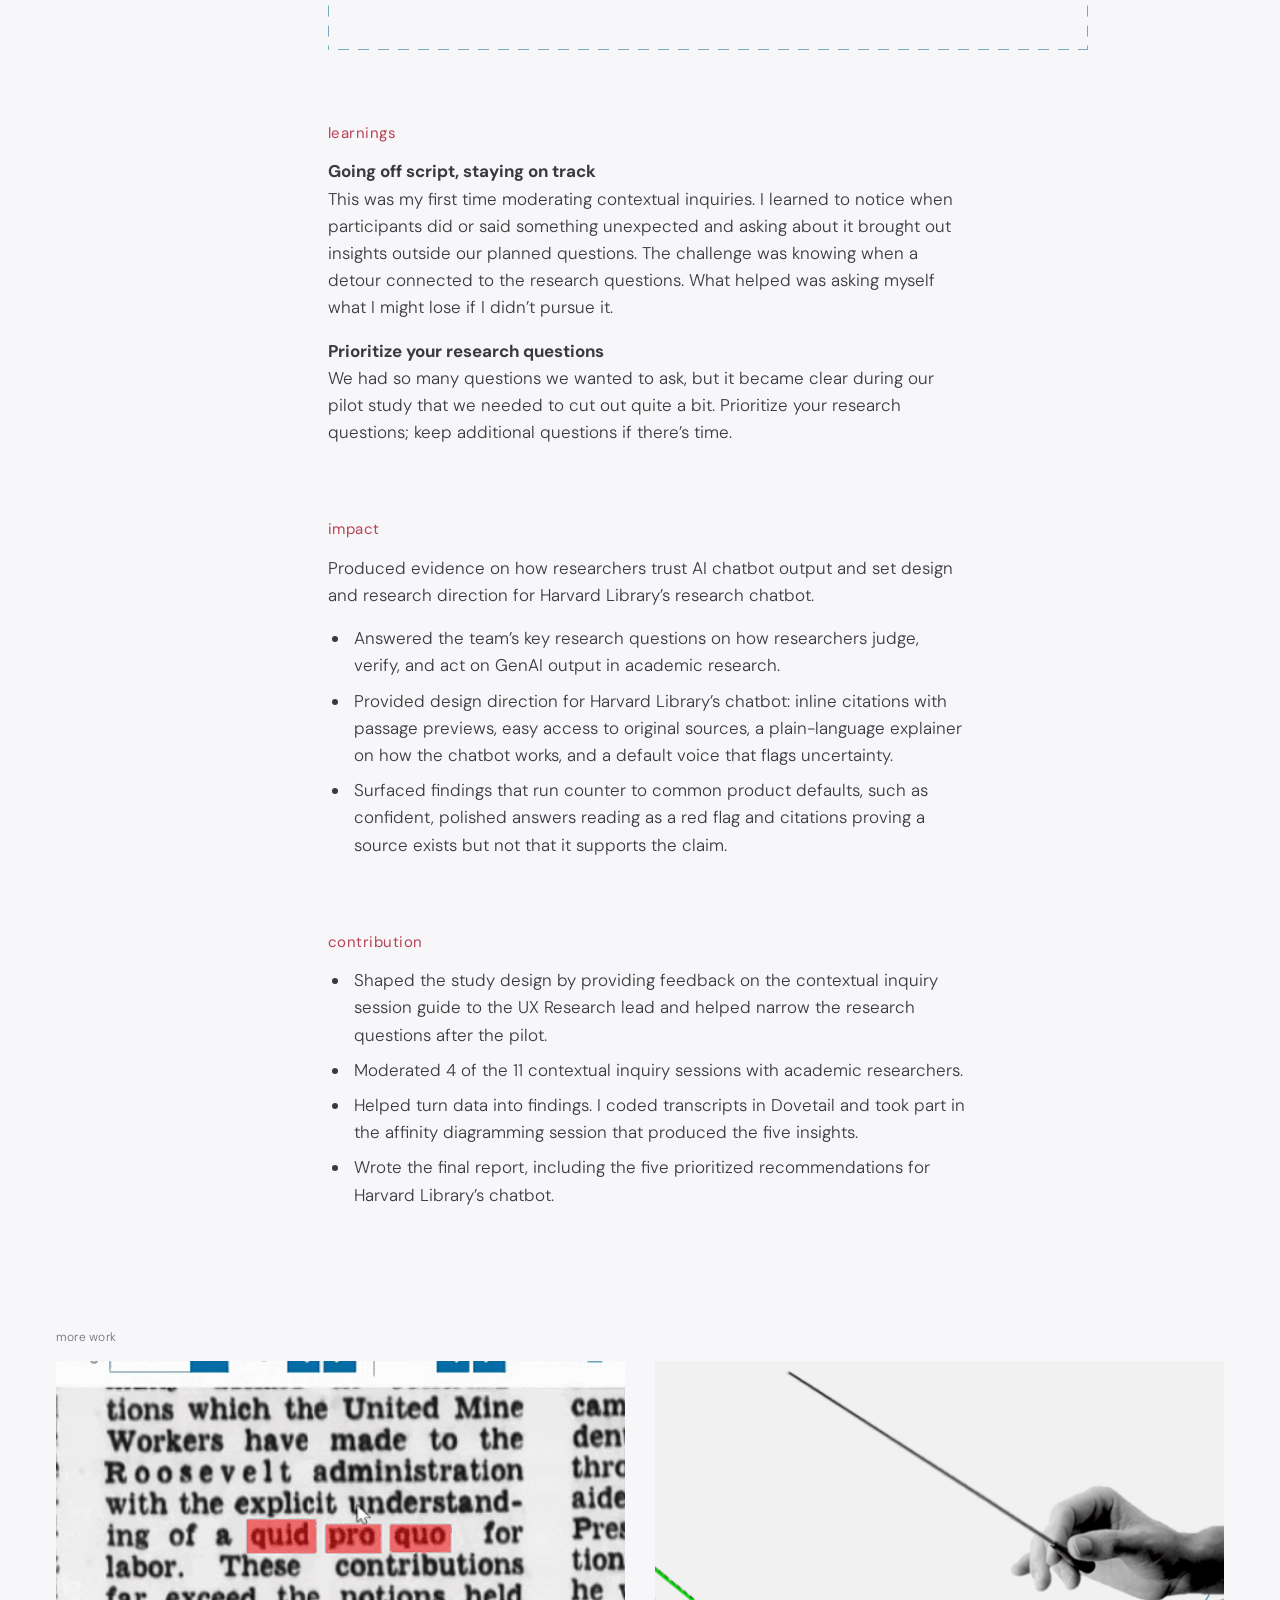
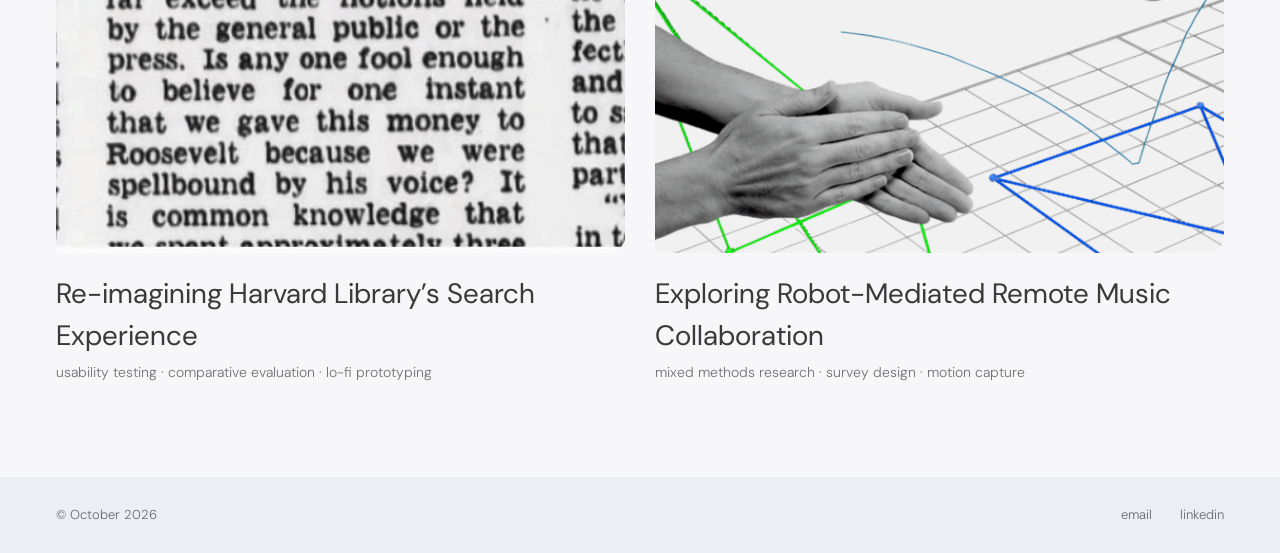
<file: case-study-trust.html>
<!DOCTYPE html>
<html lang="en">
<head>
  <meta charset="UTF-8">
  <meta name="viewport" content="width=device-width, initial-scale=1">
  <title>Understanding Generative AI Chatbots and User Trust · Kelly Ortega</title>
  <meta name="description" content="How do researchers decide whether to trust a chatbot’s output when doing academic research?">
  <link rel="preconnect" href="https://fonts.googleapis.com">
  <link rel="preconnect" href="https://fonts.gstatic.com" crossorigin>
  <link href="https://fonts.googleapis.com/css2?family=DM+Sans:wght@300;400;500;700&family=Lora:ital,wght@0,400;1,400&display=swap" rel="stylesheet">
  <link rel="stylesheet" href="styles.css">
</head>
<body>

  <header class="nav">
    <a href="index.html" class="nav__home">home</a>
    <nav class="nav__links">
      <a href="index.html#work">work</a>
      <a href="about.html">about</a>
    </nav>
  </header>

  <main class="cs">

    <!-- ===== Title block ===== -->
    <section class="cs__hero">
      <figure class="cs__cover">
        <img src="title-trust.png" width="2160" height="864" alt="A chat box reading “Can I trust this?” placed over the Harvard wordmark">
      </figure>

      <h1 class="cs__title">Understanding Generative AI Chatbots and User Trust</h1>
      <p class="cs__question">How do researchers decide whether to trust a chatbot’s output when doing academic research?</p>

      <dl class="cs__meta">
        <div class="meta__item">
          <dt>team</dt>
          <dd>UX Research Intern<br>Library Intern<br>Sr. UX Researcher</dd>
        </div>
        <div class="meta__item">
          <dt>my role</dt>
          <dd>UX Research Intern</dd>
        </div>
        <div class="meta__item">
          <dt>tools</dt>
          <dd>Dovetail<br>Figma</dd>
        </div>
        <div class="meta__item">
          <dt>duration</dt>
          <dd>2 months</dd>
        </div>
      </dl>
    </section>

    <!-- ===== Sticky nav + content ===== -->
    <div class="cs__layout">

      <nav class="toc" aria-label="On this page">
        <a class="toc__back" href="index.html#work">← back to work</a>
        <ul class="toc__list">
          <li><a href="#context">context</a></li>
          <li><a href="#methods">methods</a></li>
          <li><a href="#findings">findings</a></li>
          <li><a href="#assumption">assumption challenged</a></li>
          <li><a href="#learnings">learnings</a></li>
          <li><a href="#impact">impact</a></li>
          <li><a href="#contribution">my contribution</a></li>
        </ul>
      </nav>

      <div class="cs__content">

        <!-- quick summary -->
        <section class="cs__section" id="summary">
          <div class="callout callout--red callout--tint callout--wide">
            <p class="cs__eyebrow">quick summary</p>
            <p class="cs__p">Harvard Library is building its own AI chatbot for research, but it had not studied how researchers decide whether to trust a chatbot’s output. Our team ran 11 moderated contextual inquiry sessions with experienced academic researchers, then analyzed them into five insights and five recommendations. I helped shape the session guide, moderated 4 of the sessions, contributed to the analysis, and wrote the final report.</p>
            <p class="cs__p">The findings answered key research questions and provided design direction for the chatbot, including inline citations with passage previews, easy access to original sources, a plain-language explainer on how the chatbot works, and a default voice that flags uncertainty.</p>
          </div>
        </section>

        <!-- context -->
        <section class="cs__section" id="context">
          <p class="cs__eyebrow">context</p>
          <p class="cs__p">Generative AI chatbots are becoming a common tool in academic research, but every response from an AI chatbot raises the question of whether the output should be trusted or not.</p>
          <p class="cs__p">The decision to trust or not trust the output ends up shaping citations, argument, and conclusions in actual academic work. As Harvard Library moves toward building its own AI chatbot for research tasks and expands its broader research agenda around AI and users, understanding what drives trust or distrust is important.</p>

          <p class="cs__eyebrow cs__eyebrow--next">goal</p>
          <p class="cs__p">This was an exploratory study. Our goal was to understand <strong>how academic researchers who were experienced AI chatbot users evaluate trust in GenAI chatbot output</strong> and use the findings to inform the design of Harvard Library’s new chatbot and the direction of their future research.</p>

          <p class="cs__eyebrow cs__eyebrow--next">key research questions</p>
          <ul class="cs__list">
            <li>How do researchers who use GenAI chatbots decide whether to trust a chatbot output when doing academic research?</li>
            <li>How much does personal judgment, experience, and prior knowledge of the topic influence trust?</li>
            <li>What aspects of the chatbot system and output shift belief up or down?</li>
            <li>When a user doubts the response, what do they do next?</li>
            <li>Does the task itself, its stakes, subject familiarity, or how long the conversation runs, change that threshold?</li>
          </ul>
        </section>

        <!-- methods -->
        <section class="cs__section" id="methods">
          <p class="cs__eyebrow">research methods: contextual inquiry</p>
          <p class="cs__p">Our team ran 11 moderated contextual inquiry sessions with academic researchers who were experienced AI chatbot users (1+ years of experience using Gen AI chatbots). Each participant completed a series of realistic research tasks using their preferred chatbot, covering:</p>
          <ul class="cs__list">
            <li>Low-stakes research</li>
            <li>High-stakes research</li>
            <li>Contested topics</li>
            <li>A recent, real use case from their own research</li>
          </ul>
          <p class="cs__p">After completing the tasks, participants answered a couple more questions about trust and their experience with AI chatbots.</p>

          <p class="cs__eyebrow cs__eyebrow--next">research analysis: affinity diagramming</p>
          <p class="cs__p">Following the contextual inquiry sessions, our team used Dovetail to code the transcripts by tagging data into buckets: positive, negative, behaviors, expectation, confusion, and observation. Then, we analyzed the tagged data and observations through affinity diagramming to identify major key findings.</p>

          <figure class="fig">
            <div class="fig__frame">
              <img src="affinity-diagram.png" width="1740" height="568" loading="lazy" alt="Affinity diagram with clusters of colored sticky notes grouped under themes such as Mental Model, Output Format, and Model transparency">
            </div>
          </figure>
        </section>

        <!-- findings -->
        <section class="cs__section" id="findings">
          <p class="cs__eyebrow">findings</p>

          <article class="block block--first">
            <p class="block__label">insight 01</p>
            <h3 class="block__title">A clickable citation was the strongest trust cue, but it only proves a source exists. It doesn’t prove the claim is true.</h3>
            <ul class="cs__list">
              <li>Citations matter for trust, but they’re not enough. All 11 participants said seeing a citation wasn’t enough on its own because they still needed to click through and check the source.</li>
              <li>No citation was treated as a full stop.</li>
              <li>Participants said fabricated citations are more rare now.
                <ul>
                  <li>According to 8 of 11, the most common failure was a real citation misrepresented: the source exists but doesn’t say what the chatbot claims. This is harder to catch than a fake citation, since it requires reading the source and comparing it word for word.</li>
                </ul>
              </li>
            </ul>
          </article>

          <article class="block block--pair">
            <p class="block__label">recommendation 01</p>
            <h3 class="block__title">Link every claim to its source and show the passage behind it.</h3>
            <ul class="cs__list">
              <li>Hyperlink every citation and website. Unlinked citations and websites were named as a blocker.</li>
              <li>Place the link next to the claim.</li>
              <li>Show a source chip with the site name, with the exact passage previewed on hover.</li>
              <li><strong>Success looks like:</strong> less time verifying and more misrepresented citations caught.</li>
            </ul>

            <p class="cs__p">Hover or tap the numbered markers to read the research behind each decision.</p>
            <figure class="fig">
              <div class="proto" data-w="1280" data-h="860">
                <div class="proto__stage">
                  <iframe class="proto__frame" src="lofi-1-answer-view.html" title="Interactive low-fidelity prototype: answer view" width="1280" height="860" loading="lazy"></iframe>
                </div>
              </div>
            </figure>
          </article>

          <article class="block">
            <p class="block__label">insight 02</p>
            <h3 class="block__title">When researchers can see how an answer was produced, they trust it more and can catch problems early</h3>
            <p class="cs__p">Watching the chatbot’s “thinking” helped participants understand how it arrived at an answer and what sources it accessed. 9 of 11 participants who used Claude or ChatGPT mentioned the live search unprompted because it showed what the chatbot was searching for and reading.</p>
            <blockquote class="quote">
              <p>“I like this feature [Claude’s live search] because it shows me what it’s looking at and I know that it’s not checking Reddit or something…sometimes if it goes to sources that are not related to my prompt, I can stop it and rewrite it.”</p>
            </blockquote>
          </article>

          <article class="block block--pair">
            <p class="block__label">recommendation 02</p>
            <h3 class="block__title">Show its steps, name its sources, and say how current it is.</h3>
            <ul class="cs__list">
              <li>Present how it reached the answer in plain language.</li>
              <li>Show which databases it searched, and whether it read each source in full or only the abstract.</li>
              <li>Explain when its built-in knowledge ends and whether it searched for anything newer.</li>
              <li><strong>Test next:</strong> does a visible process improve people’s accuracy in judging answers or only their trust?</li>
            </ul>

            <p class="cs__p">Hover or tap the numbered markers to read the research behind each decision.</p>
            <figure class="fig">
              <div class="proto" data-w="1280" data-h="860">
                <div class="proto__stage">
                  <iframe class="proto__frame" src="lofi-2-process-view.html" title="Interactive low-fidelity prototype: process view" width="1280" height="860" loading="lazy"></iframe>
                </div>
              </div>
            </figure>
          </article>

          <article class="block">
            <p class="block__label">insight 03</p>
            <h3 class="block__title">As stakes rise, researchers leave the chatbot and go to the source</h3>
            <ul class="cs__list">
              <li>On low-stakes tasks, most trusted without verifying.</li>
              <li>On high-stakes tasks, all participants refused to rely on it at all. This fits what our initial literature review found: trust only matters where there’s real uncertainty and vulnerability (Mayer et al.; Lee &amp; See)</li>
            </ul>
          </article>

          <article class="block block--pair">
            <p class="block__label">recommendation 03</p>
            <h3 class="block__title">Make it easy to get to the original source</h3>
            <p class="cs__p">This recommendation routes users out of the chat when that’s what they need.</p>
            <ul class="cs__list">
              <li>Make the path fast and prominent rather than trying to hold the researcher inside the chat.</li>
              <li>Put an Open full source button on every citation.</li>
              <li>Consider adjusting behavior when a query looks high-stakes, with more citations and faster routing to primary sources.</li>
              <li>A researcher leaving to read the primary source is the tool doing its job.</li>
            </ul>
          </article>

          <article class="block">
            <p class="block__label">insight 04</p>
            <h3 class="block__title">Researchers don’t know how the chatbot works, so they do the work of establishing trustworthy results themselves</h3>
            <p class="cs__p">Participants held a variety of beliefs about how their chatbot finds sources: it scrapes Google, neglects older papers, pulls from Reddit and social media, only uses top journals.</p>
            <blockquote class="quote">
              <p>“A PhD student could give me better sources than AI... it would only really find papers from the last 10 to 15 years... it also just neglects older, really equally needed literature or just chooses the most popular ones.”</p>
            </blockquote>
            <p class="cs__p">Since no one trusted it by default, they worked to establish trustworthy responses themselves.</p>
            <ul class="cs__list">
              <li><strong>Check after:</strong> all 11 participants verified the output on most tasks, usually by checking claims against the cited source.</li>
              <li><strong>Control before:</strong> some participants built sophisticated guardrails into their prompts to push the chatbot toward trustworthy output before it answered.</li>
            </ul>
          </article>

          <article class="block block--pair">
            <p class="block__label">recommendation 04</p>
            <h3 class="block__title">Explain how the chatbot works and how sources are chosen</h3>
            <ul class="cs__list">
              <li>Draft a short, plain-language explainer on how the system finds and selects sources, written with the team building it so it’s accurate for Harvard’s own system.</li>
              <li>Address the beliefs participants raised most often, such as recency, source type, and journal prioritization, confirming the ones that are true and correcting the ones that aren’t.</li>
              <li>Treat this as a hypothesis to test: does the explainer change how people prompt or how much they trust the output, and do they read it at all? The answer would also shape the Library’s future research on trust.</li>
            </ul>

            <p class="cs__p">Hover or tap the numbered markers to read the research behind each decision.</p>
            <figure class="fig">
              <div class="proto" data-w="1280" data-h="860">
                <div class="proto__stage">
                  <iframe class="proto__frame" src="lofi-2b-explainer-open.html" title="Interactive low-fidelity prototype: process view with the explainer open" width="1280" height="860" loading="lazy"></iframe>
                </div>
              </div>
            </figure>
          </article>

          <article class="block">
            <p class="block__label">insight 05</p>
            <h3 class="block__title">A confident tone reads as a red flag. Honesty about limits builds trust.</h3>
            <p class="cs__p">Caveats and stated uncertainty raised trust. 10 of 11 participants pointed to the same warning signs:</p>
            <ul class="cs__list">
              <li>Claims stated as absolute fact</li>
              <li>Oversimplification of debated topics</li>
              <li>Vague statements with nothing behind them</li>
            </ul>
            <p class="cs__p">This runs against the product default of confident, polished output.</p>
          </article>

          <article class="block block--pair">
            <p class="block__label">recommendation 05</p>
            <h3 class="block__title">Build the default voice to hedge and flag uncertainty</h3>
            <ul class="cs__list">
              <li>Present contested evidence explicitly (“sources disagree on this point”) instead of smoothing it into one confident-sounding answer.</li>
              <li>We can’t overdo it. Too much stops acting as a signal and can be evasive. Targeted honesty about its limitations is what matters most.</li>
            </ul>
          </article>
        </section>

        <!-- assumption challenged -->
        <section class="cs__section cs__section--ruled" id="assumption">
          <p class="cs__eyebrow">assumption challenged</p>
          <div class="callout">
            <p class="cs__p">We began this study aiming to use our findings to increase researchers’ trust in the GenAI chatbot’s output. While this was still something we cared about, as the work progressed, a better question emerged: how do we also support the checking researchers already do by hand? That also changed what success looks like. Sometimes a good outcome is a researcher leaving the chat to read the primary source.</p>
          </div>
        </section>

        <!-- learnings -->
        <section class="cs__section" id="learnings">
          <p class="cs__eyebrow">learnings</p>
          <p class="cs__p"><strong>Going off script, staying on track</strong><br>This was my first time moderating contextual inquiries. I learned to notice when participants did or said something unexpected and asking about it brought out insights outside our planned questions. The challenge was knowing when a detour connected to the research questions. What helped was asking myself what I might lose if I didn’t pursue it.</p>
          <p class="cs__p"><strong>Prioritize your research questions</strong><br>We had so many questions we wanted to ask, but it became clear during our pilot study that we needed to cut out quite a bit. Prioritize your research questions; keep additional questions if there’s time.</p>
        </section>

        <!-- impact -->
        <section class="cs__section" id="impact">
          <p class="cs__eyebrow">impact</p>
          <p class="cs__p">Produced evidence on how researchers trust AI chatbot output and set design and research direction for Harvard Library’s research chatbot.</p>
          <ul class="cs__list">
            <li>Answered the team’s key research questions on how researchers judge, verify, and act on GenAI output in academic research.</li>
            <li>Provided design direction for Harvard Library’s chatbot: inline citations with passage previews, easy access to original sources, a plain-language explainer on how the chatbot works, and a default voice that flags uncertainty.</li>
            <li>Surfaced findings that run counter to common product defaults, such as confident, polished answers reading as a red flag and citations proving a source exists but not that it supports the claim.</li>
          </ul>
        </section>

        <!-- contribution -->
        <section class="cs__section" id="contribution">
          <p class="cs__eyebrow">contribution</p>
          <ul class="cs__list">
            <li>Shaped the study design by providing feedback on the contextual inquiry session guide to the UX Research lead and helped narrow the research questions after the pilot.</li>
            <li>Moderated 4 of the 11 contextual inquiry sessions with academic researchers.</li>
            <li>Helped turn data into findings. I coded transcripts in Dovetail and took part in the affinity diagramming session that produced the five insights.</li>
            <li>Wrote the final report, including the five prioritized recommendations for Harvard Library’s chatbot.</li>
          </ul>
        </section>

      </div>
    </div>

    <!-- ===== More work ===== -->
    <section class="more">
      <p class="work__label">more work</p>
      <div class="work__grid">

        <a class="card" href="case-study-search.html">
          <div class="card__image">
            <img src="harvard-library-search.gif" width="450" height="450" loading="lazy" alt="Animated view of a digitized newspaper page in the Library of Congress image viewer">
            <div class="card__pills"><span class="pill">Harvard Library</span></div>
          </div>
          <h2 class="card__title">Re-imagining Harvard Library’s Search Experience</h2>
          <p class="card__tags">usability testing · comparative evaluation · lo-fi prototyping</p>
        </a>

        <a class="card" href="case-study-robot.html">
          <div class="card__image">
            <img src="robot-music-collaboration.png" width="1080" height="1080" loading="lazy" alt="Black and white hands, one holding a conductor’s baton, over a grid with motion-capture lines">
            <div class="card__pills"><span class="pill">University of Michigan: Performing Arts Technology</span></div>
          </div>
          <h2 class="card__title">Exploring Robot-Mediated Remote Music Collaboration</h2>
          <p class="card__tags">mixed methods research · survey design · motion capture</p>
        </a>

      </div>
    </section>
  </main>

  <footer class="footer">
    <p class="footer__copy">© October 2026</p>
    <nav class="footer__links">
      <a href="mailto:kortega@umich.edu">email</a>
      <a href="https://www.linkedin.com/in/ortegakelly" target="_blank" rel="noopener">linkedin</a>
    </nav>
  </footer>

  <script>
    /* Sticky nav: highlight the section currently in view */
    (function () {
      var toc = document.querySelector('.toc');
      if (!toc) return;
      var links = Array.prototype.slice.call(toc.querySelectorAll('.toc__list a[href^="#"]'));
      var items = links.map(function (a) {
        return { link: a, section: document.getElementById(a.getAttribute('href').slice(1)) };
      }).filter(function (i) { return i.section; });
      var mobile = window.matchMedia('(max-width: 800px)');
      var current = null, ticking = false;

      function setActive(item) {
        if (item === current) return;
        current = item;
        links.forEach(function (a) { a.removeAttribute('aria-current'); });
        if (!item) return;
        item.link.setAttribute('aria-current', 'true');
        /* On phones the nav is a sideways strip: keep the active item in view */
        if (mobile.matches) {
          var left = item.link.offsetLeft - (toc.clientWidth - item.link.offsetWidth) / 2;
          toc.scrollTo({ left: left, behavior: 'smooth' });
        }
      }

      function update() {
        ticking = false;
        var line = window.innerHeight * 0.35;
        var active = null;
        items.forEach(function (i) {
          if (i.section.getBoundingClientRect().top <= line) active = i;
        });
        setActive(active);
      }

      function onScroll() {
        if (!ticking) { ticking = true; window.requestAnimationFrame(update); }
      }

      window.addEventListener('scroll', onScroll, { passive: true });
      window.addEventListener('resize', onScroll);
      update();
    })();
  </script>

  <script>
    /* Interactive prototypes: each is designed at a fixed 1280 x 860 and is scaled to fit the page.
       On narrow screens it stops shrinking and scrolls sideways so the text stays readable. */
    (function () {
      var MIN_SCALE = 0.6;
      var boxes = Array.prototype.slice.call(document.querySelectorAll('.proto'));
      function fit(box) {
        var w = +box.getAttribute('data-w'), h = +box.getAttribute('data-h');
        var stage = box.querySelector('.proto__stage'), frame = box.querySelector('.proto__frame');
        var s = Math.min(1, Math.max(MIN_SCALE, box.clientWidth / w));
        stage.style.width = (w * s) + 'px';
        stage.style.height = (h * s) + 'px';
        frame.style.width = w + 'px';
        frame.style.height = h + 'px';
        frame.style.transform = 'scale(' + s + ')';
      }
      boxes.forEach(fit);
      /* On phones, start scrolled to the right edge, where the popups and notes are */
      boxes.forEach(function (b) { if (b.scrollWidth > b.clientWidth) b.scrollLeft = b.scrollWidth; });
      window.addEventListener('resize', function () { boxes.forEach(fit); });
      if (window.ResizeObserver) boxes.forEach(function (b) { new ResizeObserver(function () { fit(b); }).observe(b); });
    })();
  </script>

</body>
</html>
</file>
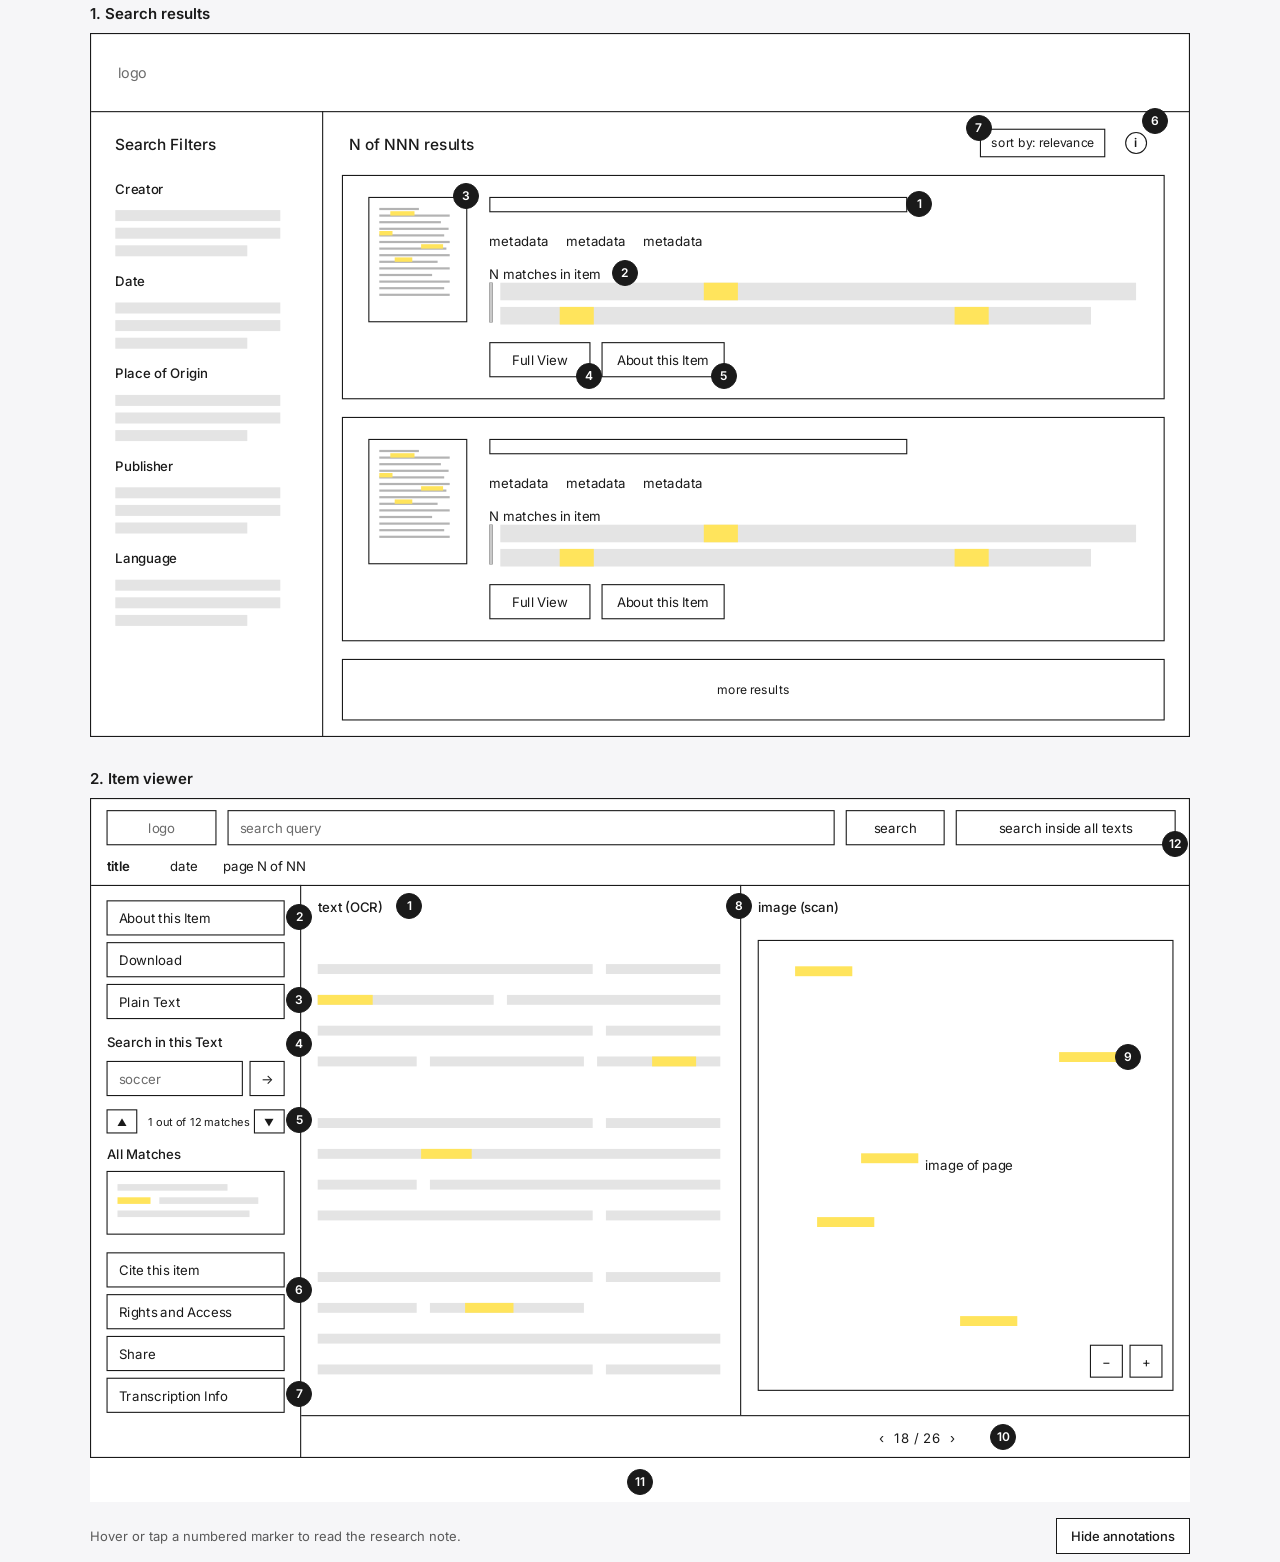
<file: interactive-wireframes.html>
<!doctype html>
<html lang="en">
<head>
<meta charset="utf-8">
<meta name="viewport" content="width=device-width, initial-scale=1">
<title>Interactive wireframes with research notes</title>
<link rel="preconnect" href="https://fonts.googleapis.com">
<link rel="stylesheet" href="https://fonts.googleapis.com/css2?family=Inter:wght@400;500;600&display=swap">
<style>

*{box-sizing:border-box}
body{margin:0;background:#fff;font-family:'Inter',system-ui,sans-serif;color:#1a1a1a}
.b{position:absolute;border:1px solid #1a1a1a;background:#fff;display:flex;align-items:center;padding:0 10px;font-size:12px;color:#1a1a1a}
.t{position:absolute;font-size:12px;white-space:nowrap;line-height:1.2}
.bar{position:absolute;background:#e4e4e4}
.hl{position:absolute;background:#ffe45c}
.ln{position:absolute;background:#1a1a1a}
.thin{position:absolute;background:#b3b3b3}


:root{--ink:#1a1a1a;--mute:#595959;--page:#f6f6f8}
html,body{margin:0;background:var(--page);font-family:'Inter',system-ui,sans-serif;color:var(--ink)}
.wrap{max-width:1100px;margin:0 auto;padding:4px 0 8px}
.label{margin:0 0 10px 0;font:600 15px 'Inter',system-ui,sans-serif;color:var(--ink)}
.sec + .sec{margin-top:32px}
.mk:focus-visible,#toggle:focus-visible{outline:2px solid var(--ink);outline-offset:3px}
.frame{position:relative;background:#fff;overflow:hidden}
.view{position:relative;width:100%}
.scroller{overflow-x:auto;overflow-y:hidden;-webkit-overflow-scrolling:touch}
.canvas{position:relative;margin:0 auto}
.narrow .mk{width:24px;height:24px;margin:-12px 0 0 -12px;font-size:11px}
.stage{position:absolute;left:0;top:0;transform-origin:0 0;background:#fff}
.wire-inner{position:absolute;left:0;top:0;width:1000px;height:600px;border:1px solid var(--ink);background:#fff;overflow:hidden}
.wire-inner.tall{height:640px}
.markers{position:absolute;inset:0;pointer-events:none}
.markers.off{display:none}
.mk{position:absolute;width:26px;height:26px;margin:-13px 0 0 -13px;border:1.5px solid var(--ink);border-radius:50%;background:var(--ink);color:#fff;font:600 12px/1 'Inter',system-ui,sans-serif;padding:0;display:flex;align-items:center;justify-content:center;z-index:5;cursor:pointer;pointer-events:auto}
.mk::after{content:"";position:absolute;inset:-9px}
.mk.on{background:#fff;color:var(--ink)}
.note{position:absolute;z-index:10;width:320px;max-width:calc(100% - 16px);padding:12px 14px;background:#fff;color:var(--ink);border:1px solid var(--ink);box-shadow:3px 3px 0 #d0d0d0;font-size:14px;line-height:1.45;text-align:left}
.note[hidden]{display:none}
.panel{margin-top:10px;padding:12px 14px;background:#fff;border:1px solid var(--ink);font-size:14px;line-height:1.45;display:none}
.panel.show{display:block}
.toolbar{display:flex;align-items:center;justify-content:space-between;gap:16px;margin-top:16px;flex-wrap:wrap}
.legend{font-size:13px;color:var(--mute)}
#toggle{height:36px;padding:0 14px;border:1px solid var(--ink);background:#fff;color:var(--ink);font:500 13px 'Inter',system-ui,sans-serif;cursor:pointer;border-radius:0}

</style>
</head>
<body>
<div class="wrap">
<section class="sec" data-view="results">
<h3 class="label">1. Search results</h3>
<div class="frame">
<div class="view">
<div class="scroller"><div class="canvas">
<div class="stage"><div class="wire-inner tall"><div class="t" style="left:24px;top:28px;color:#6b6b6b;font-size:13px">logo</div><div class="ln" style="left:0px;top:70px;width:1000px;height:1px"></div><div class="ln" style="left:210px;top:70px;width:1px;height:570px"></div><div class="t" style="left:22px;top:92px;font-size:14px;font-weight:500">Search Filters</div><div class="t" style="left:22px;top:134px;font-weight:500">Creator</div><div class="bar" style="left:22px;top:160px;width:150px;height:10px"></div><div class="bar" style="left:22px;top:176px;width:150px;height:10px"></div><div class="bar" style="left:22px;top:192px;width:120px;height:10px"></div><div class="t" style="left:22px;top:218px;font-weight:500">Date</div><div class="bar" style="left:22px;top:244px;width:150px;height:10px"></div><div class="bar" style="left:22px;top:260px;width:150px;height:10px"></div><div class="bar" style="left:22px;top:276px;width:120px;height:10px"></div><div class="t" style="left:22px;top:302px;font-weight:500">Place of Origin</div><div class="bar" style="left:22px;top:328px;width:150px;height:10px"></div><div class="bar" style="left:22px;top:344px;width:150px;height:10px"></div><div class="bar" style="left:22px;top:360px;width:120px;height:10px"></div><div class="t" style="left:22px;top:386px;font-weight:500">Publisher</div><div class="bar" style="left:22px;top:412px;width:150px;height:10px"></div><div class="bar" style="left:22px;top:428px;width:150px;height:10px"></div><div class="bar" style="left:22px;top:444px;width:120px;height:10px"></div><div class="t" style="left:22px;top:470px;font-weight:500">Language</div><div class="bar" style="left:22px;top:496px;width:150px;height:10px"></div><div class="bar" style="left:22px;top:512px;width:150px;height:10px"></div><div class="bar" style="left:22px;top:528px;width:120px;height:10px"></div><div class="t" style="left:234px;top:92px;font-size:14px;font-weight:500">N of NNN results</div><div class="b" style="left:808px;top:86px;width:114px;height:26px;justify-content:center;font-size:11px;padding:0">sort by: relevance</div><div class="b" style="left:940px;top:89px;width:20px;height:20px;justify-content:center;padding:0;border-radius:50%;font-size:11px;font-weight:600">i</div><div class="b" style="left:228px;top:128px;width:748px;height:204px;"></div><div class="b" style="left:252px;top:148px;width:90px;height:114px;border-color:#1a1a1a"></div><div class="thin" style="left:262px;top:158px;width:36px;height:2px"></div><div class="thin" style="left:262px;top:164px;width:64px;height:2px"></div><div class="thin" style="left:262px;top:170px;width:56px;height:2px"></div><div class="thin" style="left:262px;top:176px;width:63px;height:2px"></div><div class="thin" style="left:262px;top:182px;width:59px;height:2px"></div><div class="thin" style="left:262px;top:188px;width:64px;height:2px"></div><div class="thin" style="left:262px;top:194px;width:61px;height:2px"></div><div class="thin" style="left:262px;top:200px;width:64px;height:2px"></div><div class="thin" style="left:262px;top:206px;width:53px;height:2px"></div><div class="thin" style="left:262px;top:212px;width:64px;height:2px"></div><div class="thin" style="left:262px;top:218px;width:48px;height:2px"></div><div class="thin" style="left:262px;top:224px;width:64px;height:2px"></div><div class="thin" style="left:262px;top:230px;width:59px;height:2px"></div><div class="thin" style="left:262px;top:236px;width:64px;height:2px"></div><div class="hl" style="left:272px;top:161px;width:22px;height:4px"></div><div class="hl" style="left:262px;top:179px;width:12px;height:4px"></div><div class="hl" style="left:300px;top:191px;width:20px;height:4px"></div><div class="hl" style="left:276px;top:203px;width:16px;height:4px"></div><div class="b" style="left:362px;top:148px;width:380px;height:14px;"></div><div class="t" style="left:362px;top:182px;">metadata</div><div class="t" style="left:432px;top:182px;">metadata</div><div class="t" style="left:502px;top:182px;">metadata</div><div class="t" style="left:362px;top:212px;">N matches in item</div><div class="ln" style="left:362px;top:226px;width:3px;height:36px"></div><div style="position:absolute;left:362px;top:226px;width:3px;height:36px;background:#c9c9c9"></div><div class="bar" style="left:372px;top:226px;width:578px;height:16px"></div><div class="hl" style="left:557px;top:226px;width:31px;height:16px"></div><div class="bar" style="left:372px;top:248px;width:537px;height:16px"></div><div class="hl" style="left:426px;top:248px;width:31px;height:16px"></div><div class="hl" style="left:785px;top:248px;width:31px;height:16px"></div><div class="b" style="left:362px;top:280px;width:92px;height:32px;justify-content:center;padding:0">Full View</div><div class="b" style="left:464px;top:280px;width:112px;height:32px;justify-content:center;padding:0">About this Item</div><div class="b" style="left:228px;top:348px;width:748px;height:204px;"></div><div class="b" style="left:252px;top:368px;width:90px;height:114px;border-color:#1a1a1a"></div><div class="thin" style="left:262px;top:378px;width:36px;height:2px"></div><div class="thin" style="left:262px;top:384px;width:64px;height:2px"></div><div class="thin" style="left:262px;top:390px;width:56px;height:2px"></div><div class="thin" style="left:262px;top:396px;width:63px;height:2px"></div><div class="thin" style="left:262px;top:402px;width:59px;height:2px"></div><div class="thin" style="left:262px;top:408px;width:64px;height:2px"></div><div class="thin" style="left:262px;top:414px;width:61px;height:2px"></div><div class="thin" style="left:262px;top:420px;width:64px;height:2px"></div><div class="thin" style="left:262px;top:426px;width:53px;height:2px"></div><div class="thin" style="left:262px;top:432px;width:64px;height:2px"></div><div class="thin" style="left:262px;top:438px;width:48px;height:2px"></div><div class="thin" style="left:262px;top:444px;width:64px;height:2px"></div><div class="thin" style="left:262px;top:450px;width:59px;height:2px"></div><div class="thin" style="left:262px;top:456px;width:64px;height:2px"></div><div class="hl" style="left:272px;top:381px;width:22px;height:4px"></div><div class="hl" style="left:262px;top:399px;width:12px;height:4px"></div><div class="hl" style="left:300px;top:411px;width:20px;height:4px"></div><div class="hl" style="left:276px;top:423px;width:16px;height:4px"></div><div class="b" style="left:362px;top:368px;width:380px;height:14px;"></div><div class="t" style="left:362px;top:402px;">metadata</div><div class="t" style="left:432px;top:402px;">metadata</div><div class="t" style="left:502px;top:402px;">metadata</div><div class="t" style="left:362px;top:432px;">N matches in item</div><div class="ln" style="left:362px;top:446px;width:3px;height:36px"></div><div style="position:absolute;left:362px;top:446px;width:3px;height:36px;background:#c9c9c9"></div><div class="bar" style="left:372px;top:446px;width:578px;height:16px"></div><div class="hl" style="left:557px;top:446px;width:31px;height:16px"></div><div class="bar" style="left:372px;top:468px;width:537px;height:16px"></div><div class="hl" style="left:426px;top:468px;width:31px;height:16px"></div><div class="hl" style="left:785px;top:468px;width:31px;height:16px"></div><div class="b" style="left:362px;top:500px;width:92px;height:32px;justify-content:center;padding:0">Full View</div><div class="b" style="left:464px;top:500px;width:112px;height:32px;justify-content:center;padding:0">About this Item</div><div class="b" style="left:228px;top:568px;width:748px;height:56px;justify-content:center;font-size:11px">more results</div></div></div>
<div class="markers"></div>
</div></div>
</div>
<div class="note" role="tooltip" hidden></div>
</div>
<div class="panel" aria-live="polite"></div>
</section>
<section class="sec" data-view="viewer">
<h3 class="label">2. Item viewer</h3>
<div class="frame">
<div class="view">
<div class="scroller"><div class="canvas">
<div class="stage"><div class="wire-inner"><div class="b" style="left:14px;top:10px;width:100px;height:32px;justify-content:center;color:#6b6b6b">logo</div><div class="b" style="left:124px;top:10px;width:552px;height:32px;color:#6b6b6b">search query</div><div class="b" style="left:686px;top:10px;width:90px;height:32px;justify-content:center;">search</div><div class="b" style="left:786px;top:10px;width:200px;height:32px;justify-content:center;">search inside all texts</div><div class="t" style="left:14px;top:54px;font-weight:600">title</div><div class="t" style="left:72px;top:54px;">date</div><div class="t" style="left:120px;top:54px;">page N of NN</div><div class="ln" style="left:0px;top:78px;width:1000px;height:1px"></div><div class="ln" style="left:190px;top:78px;width:1px;height:522px"></div><div class="ln" style="left:590px;top:78px;width:1px;height:482px"></div><div class="ln" style="left:191px;top:560px;width:809px;height:1px"></div><div class="b" style="left:14px;top:92px;width:162px;height:32px;">About this Item</div><div class="b" style="left:14px;top:130px;width:162px;height:32px;">Download</div><div class="b" style="left:14px;top:168px;width:162px;height:32px;">Plain Text</div><div class="t" style="left:14px;top:214px;font-weight:500">Search in this Text</div><div class="b" style="left:14px;top:238px;width:124px;height:32px;color:#6b6b6b">soccer</div><div class="b" style="left:144px;top:238px;width:32px;height:32px;justify-content:center;padding:0">&rarr;</div><div class="b" style="left:14px;top:282px;width:28px;height:22px;justify-content:center;padding:0;font-size:9px">&#9650;</div><div class="t" style="left:52px;top:287px;font-size:10px">1 out of 12 matches</div><div class="b" style="left:148px;top:282px;width:28px;height:22px;justify-content:center;padding:0;font-size:9px">&#9660;</div><div class="t" style="left:14px;top:316px;font-weight:500">All Matches</div><div class="b" style="left:14px;top:338px;width:162px;height:58px;"></div><div class="bar" style="left:24px;top:350px;width:100px;height:6px"></div><div class="hl" style="left:24px;top:362px;width:30px;height:6px"></div><div class="bar" style="left:62px;top:362px;width:90px;height:6px"></div><div class="bar" style="left:24px;top:374px;width:120px;height:6px"></div><div class="b" style="left:14px;top:412px;width:162px;height:32px;">Cite this item</div><div class="b" style="left:14px;top:450px;width:162px;height:32px;">Rights and Access</div><div class="b" style="left:14px;top:488px;width:162px;height:32px;">Share</div><div class="b" style="left:14px;top:526px;width:162px;height:32px;">Transcription Info</div><div class="t" style="left:206px;top:92px;font-weight:500">text (OCR)</div><div class="bar" style="left:206px;top:150px;width:250px;height:9px"></div><div class="bar" style="left:468px;top:150px;width:104px;height:9px"></div><div class="bar" style="left:206px;top:178px;width:160px;height:9px"></div><div class="bar" style="left:378px;top:178px;width:194px;height:9px"></div><div class="bar" style="left:206px;top:206px;width:250px;height:9px"></div><div class="bar" style="left:468px;top:206px;width:104px;height:9px"></div><div class="bar" style="left:206px;top:234px;width:90px;height:9px"></div><div class="bar" style="left:308px;top:234px;width:140px;height:9px"></div><div class="bar" style="left:460px;top:234px;width:112px;height:9px"></div><div class="bar" style="left:206px;top:290px;width:250px;height:9px"></div><div class="bar" style="left:468px;top:290px;width:104px;height:9px"></div><div class="bar" style="left:206px;top:318px;width:366px;height:9px"></div><div class="bar" style="left:206px;top:346px;width:90px;height:9px"></div><div class="bar" style="left:308px;top:346px;width:264px;height:9px"></div><div class="bar" style="left:206px;top:374px;width:250px;height:9px"></div><div class="bar" style="left:468px;top:374px;width:104px;height:9px"></div><div class="bar" style="left:206px;top:430px;width:250px;height:9px"></div><div class="bar" style="left:468px;top:430px;width:104px;height:9px"></div><div class="bar" style="left:206px;top:458px;width:90px;height:9px"></div><div class="bar" style="left:308px;top:458px;width:140px;height:9px"></div><div class="bar" style="left:206px;top:486px;width:366px;height:9px"></div><div class="bar" style="left:206px;top:514px;width:250px;height:9px"></div><div class="bar" style="left:468px;top:514px;width:104px;height:9px"></div><div class="hl" style="left:206px;top:178px;width:50px;height:9px"></div><div class="hl" style="left:510px;top:234px;width:40px;height:9px"></div><div class="hl" style="left:300px;top:318px;width:46px;height:9px"></div><div class="hl" style="left:340px;top:458px;width:44px;height:9px"></div><div class="t" style="left:606px;top:92px;font-weight:500">image (scan)</div><div class="b" style="left:606px;top:128px;width:378px;height:410px;padding:0"></div><div class="t" style="left:758px;top:326px;">image of page</div><div class="hl" style="left:640px;top:152px;width:52px;height:9px"></div><div class="hl" style="left:880px;top:230px;width:52px;height:9px"></div><div class="hl" style="left:700px;top:322px;width:52px;height:9px"></div><div class="hl" style="left:660px;top:380px;width:52px;height:9px"></div><div class="hl" style="left:790px;top:470px;width:52px;height:9px"></div><div class="b" style="left:908px;top:496px;width:30px;height:30px;justify-content:center;padding:0">&minus;</div><div class="b" style="left:944px;top:496px;width:30px;height:30px;justify-content:center;padding:0">+</div><div class="t" style="left:716px;top:574px;letter-spacing:.08em">&lsaquo;&nbsp;&nbsp;18 / 26&nbsp;&nbsp;&rsaquo;</div></div></div>
<div class="markers"></div>
</div></div>
</div>
<div class="note" role="tooltip" hidden></div>
</div>
<div class="panel" aria-live="polite"></div>
</section>
<div class="toolbar">
<span class="legend" id="legend">Hover or tap a numbered marker to read the research note.</span>
<button type="button" id="toggle">Hide annotations</button>
</div>
</div>
<script>

(function(){
var DATA = {"results": {"w": 1000, "h": 640, "notes": [{"n": 1, "x": 754, "y": 155, "t": "Some participants wanted to be able to click the item title. We recommend linking it to the Full View."}, {"n": 2, "x": 486, "y": 218, "t": "Showing the number of matches per item helps participants gauge how relevant a result is before opening it. Gauging relevance was important for participants. A book with many matches signals the keyword is important to the text. We recommend showing the match count on every result."}, {"n": 3, "x": 342, "y": 148, "t": "The image thumbnail helps participants recognize what kind of document a result is. The highlights shown within the thumbnail were the strongest cue that the search looked inside the full text. We recommend keeping the thumbnail with its highlights."}, {"n": 4, "x": 454, "y": 312, "t": "“Full View” made sense to nearly all participants. We recommend keeping it."}, {"n": 5, "x": 576, "y": 312, "t": "“Catalog Record” was the most confusing term for participants. “About this Item” was clearer because it describes what they’ll find there. We recommend using “About this Item”."}, {"n": 6, "x": 968, "y": 80, "t": "Participants wanted to know how relevancy was determined. We recommend adding an info icon beside the sort control that opens a brief, plain-language explanation on hover, so users can get a quick answer without leaving their results."}, {"n": 7, "x": 808, "y": 86, "t": "Participants wanted control over how results were sorted and specifically liked how the LOC site let them do this. We recommend offering clear sort controls."}]}, "viewer": {"w": 1000, "h": 640, "notes": [{"n": 1, "x": 290, "y": 98, "t": "Formatting issues in the OCR text made participants doubt its accuracy, so they valued being able to compare the text and scan views side by side to verify it against the original. We recommend keeping this layout."}, {"n": 2, "x": 190, "y": 108, "t": "We recommend keeping “About this Item” at the top so that users can easily navigate to metadata information."}, {"n": 3, "x": 190, "y": 184, "t": "Participants expected the “Plain Text” format view to appear in the sidebar alongside the other functions, rather than grouped with the image zoom controls. We recommend placing it in the sidebar."}, {"n": 4, "x": 190, "y": 224, "t": "Participants easily understood “Search in this Text”. We recommend keeping it."}, {"n": 5, "x": 190, "y": 293, "t": "Participants wanted “Search in this Text” to work like Ctrl+F so they can jump to each match instead of scrolling to find it. We recommend a step-through control like this one beneath the search input, which takes users to each match directly."}, {"n": 6, "x": 190, "y": 447, "t": "Participants expected Citations to be in the sidebar with the other functions. They also wanted rights and access close to the citations, since they were related concepts. We recommend grouping these together in the sidebar."}, {"n": 7, "x": 190, "y": 542, "t": "Participants voiced strong doubts about transcription accuracy. We recommend showing the transcription source and an accuracy estimate (like Swedish National Archives does), so users can judge how much to trust the OCR."}, {"n": 8, "x": 590, "y": 98, "t": "We recommend making both views collapsible so that users can easily close either view."}, {"n": 9, "x": 944, "y": 235, "t": "We recommend carrying over the highlighting of search terms in both the image and text views so that users don’t have to look for the highlights and can easily spot them."}, {"n": 10, "x": 830, "y": 581, "t": "When a user opens “Full View” from a search, we recommend opening directly to the first match, rather than to the title page."}, {"n": 11, "x": 500, "y": 622, "t": "We recommend placing item information below the item viewer."}, {"n": 12, "x": 986, "y": 42, "t": "“Search inside all texts” tests well because it plainly describes what the search does. Participants preferred variations of this over “full text search and all fields,” which read as an internal concept and confused them. We recommend keeping this label."}]}};
var legend = document.getElementById('legend');
var toggle = document.getElementById('toggle');
var secs = [];
var hover = null, pin = null, show = true;

Array.prototype.forEach.call(document.querySelectorAll('.sec'), function(el){
  var name = el.getAttribute('data-view');
  var s = {
    name: name, el: el,
    frame: el.querySelector('.frame'),
    note: el.querySelector('.note'),
    panel: el.querySelector('.panel'),
    canvas: el.querySelector('.canvas'),
    stage: el.querySelector('.stage'),
    markers: el.querySelector('.markers'),
    btns: {}, scale: 1
  };
  s.note.id = 'note-' + name;
  DATA[name].notes.forEach(function(n){
    var b = document.createElement('button');
    b.type = 'button';
    b.className = 'mk';
    b.textContent = n.n;
    b.setAttribute('aria-label', 'Research note ' + n.n);
    b.addEventListener('pointerenter', function(e){ if (e.pointerType === 'mouse') { hover = {name: name, id: n.n}; render(); } });
    b.addEventListener('pointerleave', function(e){ if (e.pointerType === 'mouse') { hover = null; render(); } });
    b.addEventListener('focus', function(){ if (b.matches(':focus-visible')) { hover = {name: name, id: n.n}; render(); } });
    b.addEventListener('blur', function(){ hover = null; render(); });
    b.addEventListener('click', function(e){
      e.stopPropagation();
      pin = (pin && pin.name === name && pin.id === n.n) ? null : {name: name, id: n.n};
      hover = null; render();
    });
    s.markers.appendChild(b);
    s.btns[n.n] = b;
  });
  s.frame.addEventListener('click', function(){ pin = null; render(); });
  secs.push(s);
});

function noteFor(name, id){
  var list = DATA[name].notes;
  for (var i = 0; i < list.length; i++) if (list[i].n === id) return list[i];
  return null;
}

function layout(){
  secs.forEach(function(s){
    var d = DATA[s.name];
    var fw = s.frame.clientWidth;
    var isNarrow = fw < 640;
    s.narrow = isNarrow;
    s.frame.classList.toggle('narrow', isNarrow);
    var sc = isNarrow ? 0.66 : Math.min(fw / d.w, 1.2);
    s.scale = sc;
    s.stage.style.width = d.w + 'px';
    s.stage.style.height = d.h + 'px';
    s.stage.style.transform = 'scale(' + sc + ')';
    s.canvas.style.width = (d.w * sc) + 'px';
    s.canvas.style.height = (d.h * sc) + 'px';
    d.notes.forEach(function(n){
      s.btns[n.n].style.left = (n.x * sc) + 'px';
      s.btns[n.n].style.top = (n.y * sc) + 'px';
    });
  });
  var anyNarrow = secs.some(function(s){ return s.narrow; });
  legend.textContent = anyNarrow
    ? 'Swipe sideways to see the whole screen. Tap a numbered marker to read the research note.'
    : 'Hover or tap a numbered marker to read the research note.';
  render();
}

function render(){
  secs.forEach(function(s){
    var openId = null;
    if (hover && hover.name === s.name) openId = hover.id;
    else if (pin && pin.name === s.name) openId = pin.id;
    Object.keys(s.btns).forEach(function(k){
      var on = (openId === Number(k));
      s.btns[k].classList.toggle('on', on);
      if (on) s.btns[k].setAttribute('aria-describedby', s.note.id); else s.btns[k].removeAttribute('aria-describedby');
    });
    var n = (openId != null && show) ? noteFor(s.name, openId) : null;
    if (!n) { s.note.hidden = true; s.panel.classList.remove('show'); s.panel.textContent = ''; return; }
    if (s.narrow) {
      s.note.hidden = true;
      s.panel.textContent = n.n + '. ' + n.t;
      s.panel.classList.add('show');
    } else {
      s.panel.classList.remove('show');
      s.note.textContent = n.t;
      s.note.hidden = false;
      var fw = s.frame.clientWidth, fh = s.frame.clientHeight;
      var br = s.btns[n.n].getBoundingClientRect(), fr = s.frame.getBoundingClientRect();
      var mx = br.left - fr.left + br.width / 2, my = br.top - fr.top + br.height / 2;
      var w = s.note.offsetWidth, h = s.note.offsetHeight;
      var left = mx + 22;
      if (left + w > fw - 8) left = mx - 22 - w;
      if (left < 8) left = 8;
      var top = my - 14;
      if (top + h > fh - 8) top = fh - 8 - h;
      if (top < 8) top = 8;
      s.note.style.left = left + 'px';
      s.note.style.top = top + 'px';
    }
  });
  postHeight();
}

toggle.addEventListener('click', function(){
  show = !show; hover = null; pin = null;
  toggle.textContent = show ? 'Hide annotations' : 'Show annotations';
  secs.forEach(function(s){ s.markers.classList.toggle('off', !show); });
  render();
});
document.addEventListener('keydown', function(e){ if (e.key === 'Escape') { pin = null; hover = null; render(); } });
window.addEventListener('resize', layout);

function postHeight(){
  if (window.parent === window) return;
  window.parent.postMessage({type: 'wf-height', height: document.documentElement.scrollHeight}, '*');
}
if (window.ResizeObserver) new ResizeObserver(function(){ postHeight(); }).observe(document.body);

layout();
})();

</script>
</body>
</html>
</file>
<file: styles.css>
:root {
  --bg: #f7f7f9;
  --text: #3a3a3c;
  --text-soft: #6b6b70;
  --text-faint: #707076;   /* light gray text, 4.6:1 on the page background */
  --text-footer: #68686d;  /* footer text on the blue-gray footer, 4.8:1 */
  --blue-text: #4271b4;    /* about page labels, 4.6:1 */
  --text-nav: #707076;   /* header links: light gray, 4.6:1 contrast on the page background */
  --line: #e8e8ec;
  --placeholder: #eeeeec;
  --footer-bg: #eceef6;
  --gutter: 56px;
  --serif: "Lora", Georgia, serif;
  --sans: "DM Sans", system-ui, -apple-system, "Segoe UI", sans-serif;
}

*,
*::before,
*::after { box-sizing: border-box; }

html { scroll-behavior: smooth; }

body {
  margin: 0;
  background: var(--bg);
  color: var(--text);
  font-family: var(--sans);
  font-weight: 300;
  -webkit-font-smoothing: antialiased;
  display: flex;
  flex-direction: column;
  min-height: 100vh;
}

main { flex: 1; }

a { color: inherit; text-decoration: none; }

/* ---------- Nav ---------- */
.nav {
  display: flex;
  justify-content: space-between;
  align-items: center;
  height: 60px;
  padding: 0 var(--gutter);
  border-bottom: 1px solid var(--line);
  font-size: 15px;
  color: var(--text-nav);
}

.nav__links { display: flex; gap: 32px; }

.nav a { transition: color 0.2s ease; }
.nav a:hover { color: var(--text); }

/* ---------- Hero ---------- */
.hero { padding: 76px var(--gutter) 0; }

.hero__name {
  margin: 0;
  font-family: var(--serif);
  font-style: italic;
  font-weight: 400;
  font-size: clamp(56px, 9vw, 92px);
  line-height: 1.1;
  letter-spacing: 0.01em;
  color: var(--text);
}

.hero__tagline {
  margin: 14px 0 0;
  font-size: clamp(18px, 2.2vw, 22px);
  font-weight: 400;
  color: var(--text);
}

.hero__role {
  margin: 14px 0 0;
  font-size: 16px;
  letter-spacing: 0.02em;
  color: var(--text-soft);
}

/* ---------- Featured work ---------- */
.work { padding: 88px var(--gutter) 96px; }

.work__label {
  margin: 0 0 16px;
  font-size: 12px;
  letter-spacing: 0.02em;
  color: var(--text-faint);
}

.work__grid {
  display: grid;
  grid-template-columns: repeat(2, minmax(0, 1fr));
  column-gap: 30px;
  row-gap: 72px;
  align-items: start;
}

.card { display: block; }

.card { outline: none; }

.card__image {
  position: relative;
  aspect-ratio: 570 / 493;
  background: var(--placeholder);
  border-radius: 0 0 16px 0;
  overflow: hidden;
  /* Hover frame: transparent until hovered, then a thin dashed blue line sits just outside the image */
  outline: 1px dashed transparent;
  outline-offset: 7px;
  transition: border-radius 0.3s ease, outline-color 0.3s ease;
}

.card__image img {
  display: block;
  width: 100%;
  height: 100%;
  object-fit: cover;
}

.card:hover .card__image,
.card:focus-visible .card__image {
  border-radius: 18px;
  outline-color: #4f86d6;
}

/* Pill that slides up over the bottom-left of the image on hover */
.card__pills {
  position: absolute;
  left: 12px;
  right: 12px;
  bottom: 12px;
  display: flex;
  flex-wrap: wrap;
  gap: 12px;
  opacity: 0;
  transform: translateY(8px);
  transition: opacity 0.3s ease, transform 0.3s ease;
  pointer-events: none;
}

.pill {
  padding: 14px 18px;
  border-radius: 18px;
  background: var(--bg);
  color: var(--text-soft);
  font-size: 16px;
  font-weight: 400;
  line-height: 1.2;
}

.card:hover .card__pills,
.card:focus-visible .card__pills {
  opacity: 1;
  transform: none;
}

/* Phones and tablets have no hover, so show the pills all the time */
@media (hover: none) {
  .card__pills { opacity: 1; transform: none; }
}

.card__title {
  margin: 20px 0 0;
  font-size: clamp(22px, 2.4vw, 28px);
  font-weight: 400;
  line-height: 1.5;
  color: var(--text);
}

.card__tags {
  margin: 6px 0 0;
  font-size: 14px;
  color: var(--text-faint);
}

.card__desc {
  margin: 12px 0 0;
  font-size: 18px;
  line-height: 1.55;
  color: var(--text-soft);
}

/* ---------- Footer ---------- */
.footer {
  display: flex;
  justify-content: space-between;
  align-items: center;
  height: 76px;
  padding: 0 var(--gutter);
  background: var(--footer-bg);
  font-size: 13px;
  color: var(--text-footer);
}

.footer__copy { margin: 0; }
.footer__links { display: flex; gap: 28px; }
.footer a { transition: color 0.2s ease; }
.footer a:hover { color: var(--text); }

/* ---------- About page ---------- */
.nav a[aria-current="page"] { color: var(--text); }

.about {
  --about-text: 17px;   /* body copy */
  --about-gap: 132px;                          /* space above and below the contact box */
  padding: 67px var(--gutter) 120px;
}

/* Small section labels: "about", "me, as a researcher", "me, as a human" */
.about__label {
  margin: 0 0 18px;
  font-size: 15px;
  font-weight: 400;
  line-height: 1.5;
  letter-spacing: 0.03em;
  color: var(--blue-text);   /* slightly darker than the blue of the hover frames, so the text passes contrast */
}

/* Body copy */
.about__p {
  margin: 0;
  font-size: var(--about-text);
  line-height: 1.57;
  color: var(--text);
}

.about strong { font-weight: 700; }

/* Intro + portrait */
.about__top {
  display: grid;
  grid-template-columns: minmax(0, 1fr) clamp(300px, 30.9vw, 395px);
  column-gap: 72px;
  align-items: stretch;   /* photo stretches to the height of the text column */
}

.about__intro .about__p + .about__p { margin-top: 28px; }

.about__portrait {
  position: relative;
  margin: 10px 0 8px;   /* top lines up with the first line of text; bottom sits on the baseline of the last line */
  background: #d6e4f0;
  border-radius: 0 0 16px 0;
  overflow: hidden;
}

.about__portrait img {
  position: absolute;
  inset: 0;
  display: block;
  width: 100%;
  height: 100%;
  object-fit: cover;
  object-position: 50% 40%;
}

/* me, as a researcher */
.about__researcher { margin-top: calc(var(--about-gap) + 1px); }   /* same visible space as above "me, as a human" */
.about__lead { max-width: 600px; }

.about__traits {
  display: grid;
  grid-template-columns: repeat(3, minmax(0, 1fr));
  column-gap: 56px;
  margin-top: 52px;
}

.trait__title {
  margin: 0 0 18px;
  font-size: 16px;
  font-weight: 700;
  line-height: 1.5;
  letter-spacing: 0.02em;
  color: var(--text);
}

/* Dashed contact box: 11px dashes, 9px gaps, 1px line */
.cta {
  --dash: #7aaabf;
  margin-top: var(--about-gap);
  padding: 54px 40px 58px;
  text-align: center;
  background:
    linear-gradient(90deg, var(--dash) 55%, transparent 0) top    / 20px 1px repeat-x,
    linear-gradient(90deg, var(--dash) 55%, transparent 0) bottom / 20px 1px repeat-x,
    linear-gradient(0deg,  var(--dash) 55%, transparent 0) left   / 1px 20px repeat-y,
    linear-gradient(0deg,  var(--dash) 55%, transparent 0) right  / 1px 20px repeat-y;
}

.cta__title {
  margin: 0;
  font-family: var(--serif);
  font-weight: 400;
  font-size: clamp(24px, 2.18vw, 28px);
  line-height: 1.2;
  color: var(--text);
}

.cta__text {
  margin: 36px 0 0;
  font-size: var(--about-text);
  font-weight: 400;
  line-height: 1.57;
  color: var(--text);
}

.cta__text a {
  text-decoration: underline;
  text-underline-offset: 3px;
  text-decoration-thickness: 1px;
  transition: color 0.2s ease;
}

.cta__text a:hover { color: var(--text-soft); }

/* me, as a human */
.about__human { margin-top: calc(var(--about-gap) + 4px); }
.about__human .about__p { max-width: 910px; }

.about__gallery {
  display: grid;
  grid-template-columns: repeat(4, minmax(0, 1fr));
  column-gap: 30px;
  row-gap: 30px;
  margin: 73px 0 0;
  padding: 0;
  list-style: none;
}

/* Photo with a caption pill that slides up on hover (same behaviour as the home page cards) */
.photo { position: relative; margin: 0; outline: none; }

.photo__frame {
  aspect-ratio: 1 / 1;
  background: var(--placeholder);
  border-radius: 0 0 16px 0;
  overflow: hidden;
  outline: 1px dashed transparent;
  outline-offset: 7px;
  transition: border-radius 0.3s ease, outline-color 0.3s ease;
}

.photo__frame img {
  display: block;
  width: 100%;
  height: 100%;
  object-fit: cover;
}

.photo:hover .photo__frame,
.photo:focus-visible .photo__frame {
  border-radius: 18px;
  outline-color: #4f86d6;
}

.photo__pill {
  position: absolute;
  left: 12px;
  bottom: 12px;
  max-width: calc(100% - 24px);
  padding: 10px 14px;
  border-radius: 16px;
  background: var(--bg);
  color: var(--text-soft);
  font-size: 14px;
  font-weight: 400;
  line-height: 1.4;
  opacity: 0;
  transform: translateY(8px);
  transition: opacity 0.3s ease, transform 0.3s ease;
  pointer-events: none;
}

.photo:hover .photo__pill,
.photo:focus-visible .photo__pill {
  opacity: 1;
  transform: none;
}

/* Touch screens have no hover, so the caption sits under the photo as plain text */
@media (hover: none) {
  .photo__pill {
    position: static;
    max-width: none;
    margin-top: 10px;
    padding: 0;
    border-radius: 0;
    background: none;
    opacity: 1;
    transform: none;
    pointer-events: auto;
  }
}

/* ---------- Responsive ---------- */
/* Tablets and small laptops: stack the photo above the intro so it never gets squeezed into a tall, narrow crop */
@media (max-width: 1100px) {
  .about__top { grid-template-columns: 1fr; row-gap: 32px; }
  .about__portrait { order: -1; margin: 0; aspect-ratio: 477 / 441; max-width: 477px; }
}

@media (max-width: 800px) {
  :root { --gutter: 24px; }

  .about { --about-gap: 80px; padding-top: 48px; padding-bottom: 80px; }
  .about__top { grid-template-columns: 1fr; row-gap: 32px; }
  .about__portrait { order: -1; margin: 0; aspect-ratio: 477 / 441; }
  .about__intro { max-width: none; }
  .about__intro .about__p + .about__p { margin-top: 28px; }
  .about__researcher { margin-top: 48px; }
  .about__traits { grid-template-columns: 1fr; row-gap: 32px; margin-top: 40px; }
  .cta { padding: 40px 24px; }
  .about__gallery { grid-template-columns: repeat(2, minmax(0, 1fr)); column-gap: 16px; row-gap: 28px; margin-top: 48px; }

  /* Footer: let the links wrap under the copyright instead of crushing together */
  .footer {
    flex-wrap: wrap;
    height: auto;
    min-height: 76px;
    padding-top: 20px;
    padding-bottom: 20px;
    row-gap: 12px;
  }
  .footer__copy { white-space: nowrap; }
  .footer__links { flex-wrap: wrap; gap: 8px 20px; }

  .hero { padding-top: 56px; }
  .work { padding-top: 64px; }

  .work__grid {
    grid-template-columns: 1fr;
    row-gap: 64px;
  }

  .card__desc { font-size: 17px; }
}

/* =====================================================================
   Case study pages
   Tokens: --nav-width, --measure, --gap, --red
   ===================================================================== */

html { scroll-padding-top: 96px; }

@media (prefers-reduced-motion: reduce) {
  html { scroll-behavior: auto; }
}

.cs {
  --nav-width: 200px;
  --measure: 640px;
  --gap: 72px;
  --red: #A3051DB3;
  --red-text: #A3051DBF;   /* red label text, slightly stronger than the lines so it passes contrast */
  --cs-text: 17px;
}

/* ---------- Title block ---------- */
.cs__hero { padding: 40px var(--gutter) 0; }

.cs__cover {
  margin: 0;
  aspect-ratio: 1080 / 432;
  background: var(--placeholder);
  border-radius: 0 0 16px 0;
  overflow: hidden;
}

.cs__cover img {
  display: block;
  width: 100%;
  height: 100%;
  object-fit: cover;
}

.cs__title {
  margin: 40px 0 0;
  font-family: var(--serif);
  font-style: italic;
  font-weight: 400;
  font-size: 24px;
  line-height: 1.3;
  letter-spacing: 0.01em;
  color: var(--text);
  max-width: 900px;
}

.cs__question {
  margin: 12px 0 0;
  max-width: 760px;
  font-size: 18px;
  font-weight: 400;
  line-height: 1.5;
  color: var(--text);
}

.cs__meta {
  display: grid;
  grid-template-columns: repeat(4, minmax(0, 1fr));
  column-gap: 32px;
  margin: 40px 0 0;
  padding: 20px 0 0;
  border-top: 1px solid var(--red);
}

.cs__meta dt {
  margin: 0 0 8px;
  font-size: 15px;
  font-weight: 400;
  letter-spacing: 0.03em;
  color: var(--red-text);
}

.cs__meta dd {
  margin: 0;
  font-size: 17px;
  line-height: 1.6;
  color: var(--text);
}

.cs__meta .meta__item { min-width: 0; }

/* ---------- Two-column layout ---------- */
.cs__layout {
  display: grid;
  grid-template-columns: var(--nav-width) minmax(0, 1fr);
  column-gap: 72px;
  align-items: start;
  padding: 96px var(--gutter) 120px;
}

/* ---------- Sticky side nav ---------- */
.toc {
  position: sticky;
  top: 96px;
  align-self: start;
  font-size: 15px;
}

.toc__back {
  display: inline-block;
  margin-bottom: 28px;
  color: var(--text-faint);
  transition: color 0.2s ease;
}

.toc__back:hover { color: var(--text); }

.toc__list {
  margin: 0;
  padding: 0;
  list-style: none;
}

.toc__list a {
  display: block;
  padding: 7px 0 7px 16px;
  border-left: 1px solid var(--line);
  line-height: 1.4;
  color: var(--text-faint);
  transition: color 0.2s ease, border-color 0.2s ease;
}

.toc__list a:hover { color: var(--text); }

.toc__list a[aria-current="true"] {
  color: var(--text);
  border-left-color: var(--text);
}

/* ---------- Sections ---------- */
.cs__content { min-width: 0; font-size: var(--cs-text); }

.cs__section { scroll-margin-top: 96px; }
.cs__section + .cs__section { margin-top: var(--gap); }

/* Small red headers: context, goal, methods, insight 01, recommendation 01 ... */
.cs__eyebrow,
.block__label {
  margin: 0 0 14px;
  font-size: 15px;
  font-weight: 400;
  line-height: 1.5;
  letter-spacing: 0.03em;
  color: var(--red-text);
}

.cs__eyebrow--next { margin-top: var(--gap); }

.cs__p,
.cs__list {
  max-width: var(--measure);
  font-size: var(--cs-text);
  line-height: 1.6;
  color: var(--text);
}

.cs__p { margin: 0; }
.cs__p + .cs__p { margin-top: 16px; }
.cs__p strong,
.cs__list strong { font-weight: 700; }

.cs__list {
  margin: 0;
  padding-left: 1.3em;
}

.cs__list li { margin-top: 8px; padding-left: 4px; }
.cs__list li:first-child { margin-top: 0; }
.cs__list ul { margin: 8px 0 0; padding-left: 1.3em; }

/* A paragraph or list that follows another block */
.cs__p + .cs__list,
.cs__list + .cs__p,
.cs__list + .cs__list { margin-top: 16px; }

/* ---------- Insight and recommendation blocks ---------- */
.block {
  margin-top: var(--gap);
  padding-top: 24px;
  border-top: 1px solid var(--red);
}

.cs__p + .block { margin-top: var(--gap); }

/* The only large text on the page: each insight and each recommendation */
.block__title {
  margin: 0 0 20px;
  max-width: 720px;
  font-size: 24px;
  font-weight: 700;
  line-height: 1.4;
  color: var(--text);
}

.block > .cs__p,
.block > .cs__list { margin-top: 0; }
.block > .cs__list + .cs__p,
.block > .cs__p + .cs__list,
.block > .cs__list + .cs__list,
.block > .cs__p + .cs__p { margin-top: 16px; }

.quote {
  max-width: var(--measure);
  margin: 24px 0 0;
  padding-left: 20px;
  border-left: 1px solid #a3a3a8;
  font-family: var(--serif);
  font-style: italic;
  font-size: 17px;
  line-height: 1.6;
  color: var(--text);
}

.quote p { margin: 0; }

/* ---------- Callout (same dashed box as "Let's work together") ---------- */
.callout {
  --dash: #7aaabf;
  max-width: 760px;
  padding: 40px 40px 44px;
  background:
    linear-gradient(90deg, var(--dash) 55%, transparent 0) top    / 20px 1px repeat-x,
    linear-gradient(90deg, var(--dash) 55%, transparent 0) bottom / 20px 1px repeat-x,
    linear-gradient(0deg,  var(--dash) 55%, transparent 0) left   / 1px 20px repeat-y,
    linear-gradient(0deg,  var(--dash) 55%, transparent 0) right  / 1px 20px repeat-y;
}

.callout .cs__p { max-width: none; }

/* ---------- Figures ---------- */
.fig { margin: 32px 0 0; }

.fig__frame {
  background: var(--placeholder);
  border-radius: 0 0 16px 0;
  overflow: hidden;
}

.fig__frame img {
  display: block;
  width: 100%;
  height: auto;
}

/* ---------- More work ---------- */
.more { padding: 0 var(--gutter) 96px; }

/* ---------- Responsive ---------- */
@media (max-width: 1000px) {
  .cs { --nav-width: 160px; }
  .cs__layout { column-gap: 40px; }
}

@media (max-width: 800px) {
  .cs { --gap: 48px; }

  html { scroll-padding-top: 72px; }
  .cs__section { scroll-margin-top: 72px; }

  .cs__hero { padding-top: 24px; }
  .cs__title { margin-top: 28px; }
  .cs__meta { grid-template-columns: repeat(2, minmax(0, 1fr)); row-gap: 24px; margin-top: 32px; }

  .cs__layout {
    grid-template-columns: minmax(0, 1fr);
    padding-top: 0;
    padding-bottom: 80px;
  }

  /* Nav turns into a strip pinned to the top of the screen */
  .toc {
    top: 0;
    z-index: 5;
    margin: 0 calc(var(--gutter) * -1) 48px;
    padding: 0 var(--gutter);
    background: var(--bg);
    border-bottom: 1px solid var(--line);
    overflow-x: auto;
    scrollbar-width: none;
  }
  .toc::-webkit-scrollbar { display: none; }

  .toc__back { display: none; }

  .toc__list { display: flex; gap: 24px; white-space: nowrap; }

  .toc__list a {
    padding: 16px 0 14px;
    border-left: 0;
    border-bottom: 2px solid transparent;
  }

  .toc__list a[aria-current="true"] { border-bottom-color: var(--text); }

  .callout { padding: 28px 22px 32px; }
  .more { padding-bottom: 72px; }
}

.block--first { margin-top: 0; }
.cs__eyebrow + .block { margin-top: 0; }

/* Red line closing the insights, same rule as above each insight */
.cs__section--ruled {
  padding-top: 24px;
  border-top: 1px solid var(--red);
}

/* Bold headings that follow the last insight/recommendation block */
.cs__p--after-block { margin-top: var(--gap); }

/* Two images side by side in one figure */
.fig--pair { display: grid; grid-template-columns: repeat(2, minmax(0, 1fr)); gap: 24px; align-items: start; }
@media (max-width: 800px) { .fig--pair { grid-template-columns: minmax(0, 1fr); } }

/* Smaller figures */
.fig--xs { max-width: 360px; }
.fig--sm { max-width: 480px; }
.fig--md { max-width: 560px; }

/* Figure after a caption line, caption after a figure */
.fig + .cs__p { margin-top: 16px; }

/* Text beside a small figure */
.split { display: grid; grid-template-columns: minmax(0, 1fr) 300px; column-gap: 48px; align-items: start; }
.split__text { min-width: 0; }
.split .fig { margin-top: 0; }
@media (max-width: 800px) {
  .split { grid-template-columns: minmax(0, 1fr); row-gap: 32px; }
  .split .fig { max-width: 360px; }
}

/* Dashed box in the page's red (decision) */
.callout--red { --dash: var(--red); }

/* Captions and spacing for the end wireframes */
.block + .fig { margin-top: var(--gap); }
.fig--spaced { margin-top: var(--gap); }

/* Highlighted definition (context) */
.cs { --tint: #A3051D0A; --highlight: #FFDD55; }
.statement__text {
  max-width: 560px;
  margin: 0 auto;
  font-size: 20px;
  font-weight: 700;
  line-height: 1.6;
  color: var(--text);
}
.statement__text mark {
  padding: 2px 4px;
  background: var(--highlight);
  color: inherit;
  -webkit-box-decoration-break: clone;
  box-decoration-break: clone;
}
@media (max-width: 800px) { .statement { padding: 28px 24px; margin: 32px 0; } }

/* Bold question line */
.cs__p--lead { font-size: 20px; font-weight: 700; }

/* Light red fill inside the red dashed box */
.callout--tint { background-color: var(--tint); }

/* One shared box style: light red fill, red dashed border, full content width */
.callout.callout--red { max-width: none; padding: 32px 48px; }
.callout--center { margin: 48px 0; text-align: center; }
.callout--center .statement__text { max-width: 560px; margin: 0 auto; }
.fig--xs, .fig--sm, .fig--md { max-width: none; }
@media (max-width: 800px) {
  .callout.callout--red { padding: 24px 22px; }
  .callout--center { margin: 32px 0; }
}

.callout .cs__list { max-width: var(--measure); }

/* A recommendation sits right under its insight, with no red line between them */
.block.block--pair { border-top: 0; padding-top: 0; margin-top: 40px; }

/* Label sits 14px above a centered statement box (spec: label to content = 14px) */
.callout--center.callout--after-label { margin-top: 0; }

/* Robot page red boxes: less padding, wider statement text, still centered */
@media (min-width: 801px) {
  .callout.callout--red.callout--wide { padding: 28px 32px; }
}
.callout--wide .statement__text { max-width: 720px; }

/* ---------- Max page width: on very wide screens, keep the page centered ---------- */
/* Header and footer stay full width. 1280px includes the 56px side margins. */
.hero,
.work,
.about,
.cs__hero,
.cs__layout,
.more {
  width: 100%;
  max-width: 1280px;
  margin-left: auto;
  margin-right: auto;
}

/* Nav and footer: keep their bars full width, but line the content up with the centered page column */
.nav,
.footer {
  padding-left: max(var(--gutter), calc((100% - 1280px) / 2 + var(--gutter)));
  padding-right: max(var(--gutter), calc((100% - 1280px) / 2 + var(--gutter)));
}

/* Interactive wireframes embed */
#interactive-wireframes { scroll-margin-top: 96px; }
.wf { display: block; margin-top: 24px; }
.cs__p a { text-decoration: underline; text-underline-offset: 3px; }

/* Interactive lo-fi prototypes (trust case study) */
.proto { overflow-x: auto; overflow-y: hidden; border-radius: 0 0 16px 0; -webkit-overflow-scrolling: touch; }
.proto__stage { position: relative; }
.proto__frame { position: absolute; left: 0; top: 0; border: 0; transform-origin: 0 0; background: #f6f6f8; }
</file>
